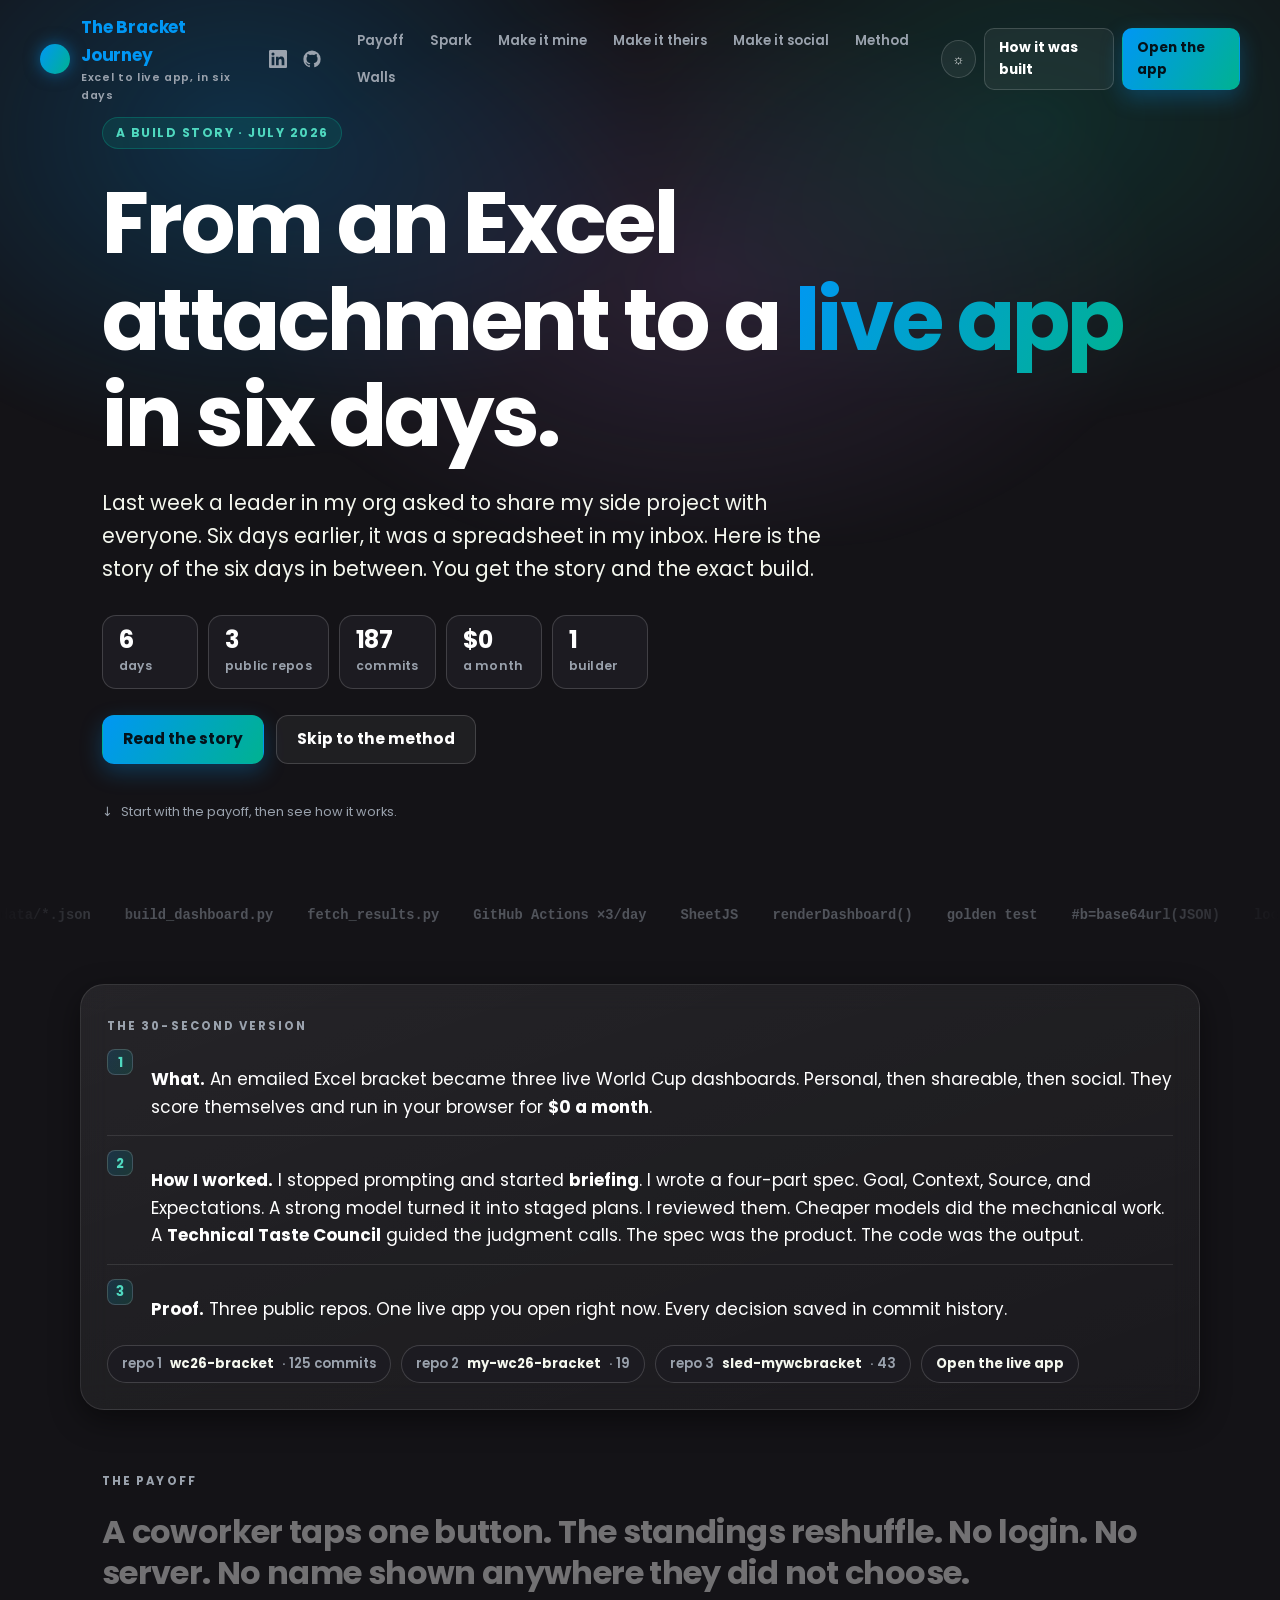
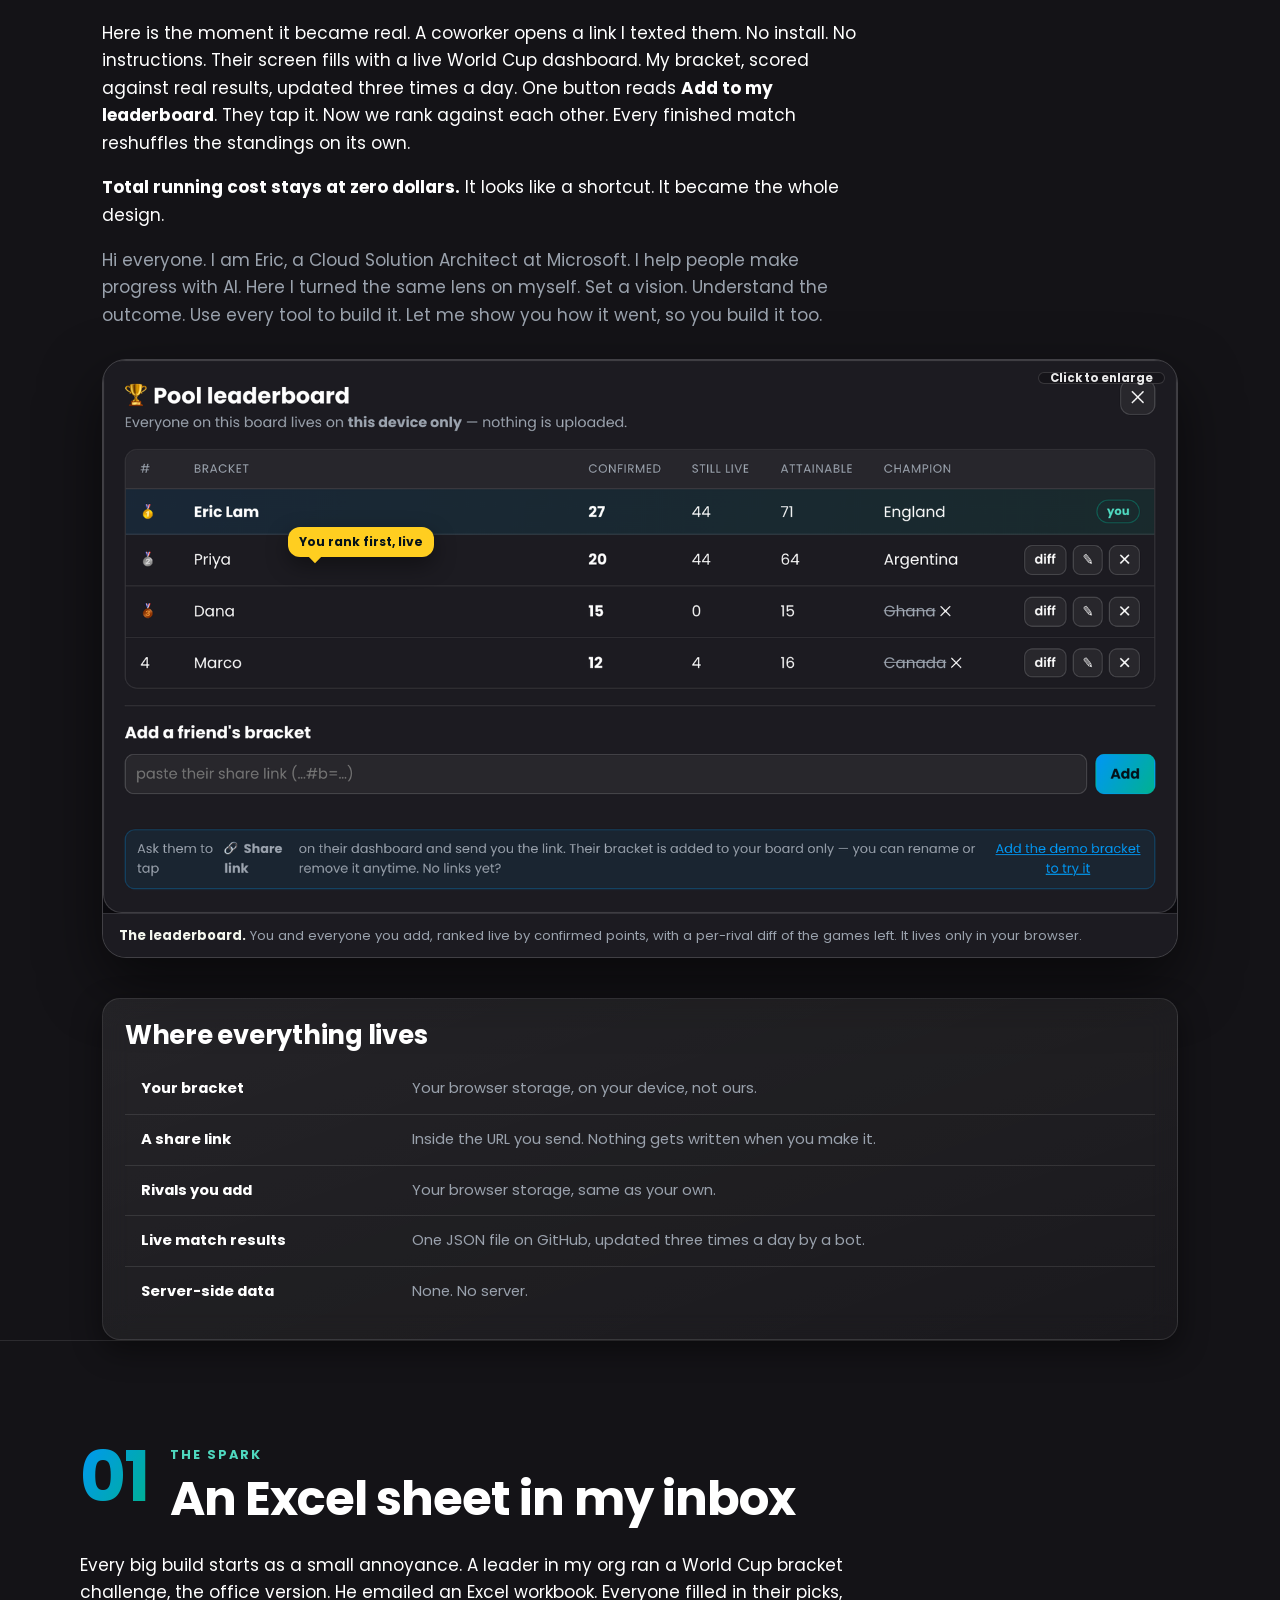
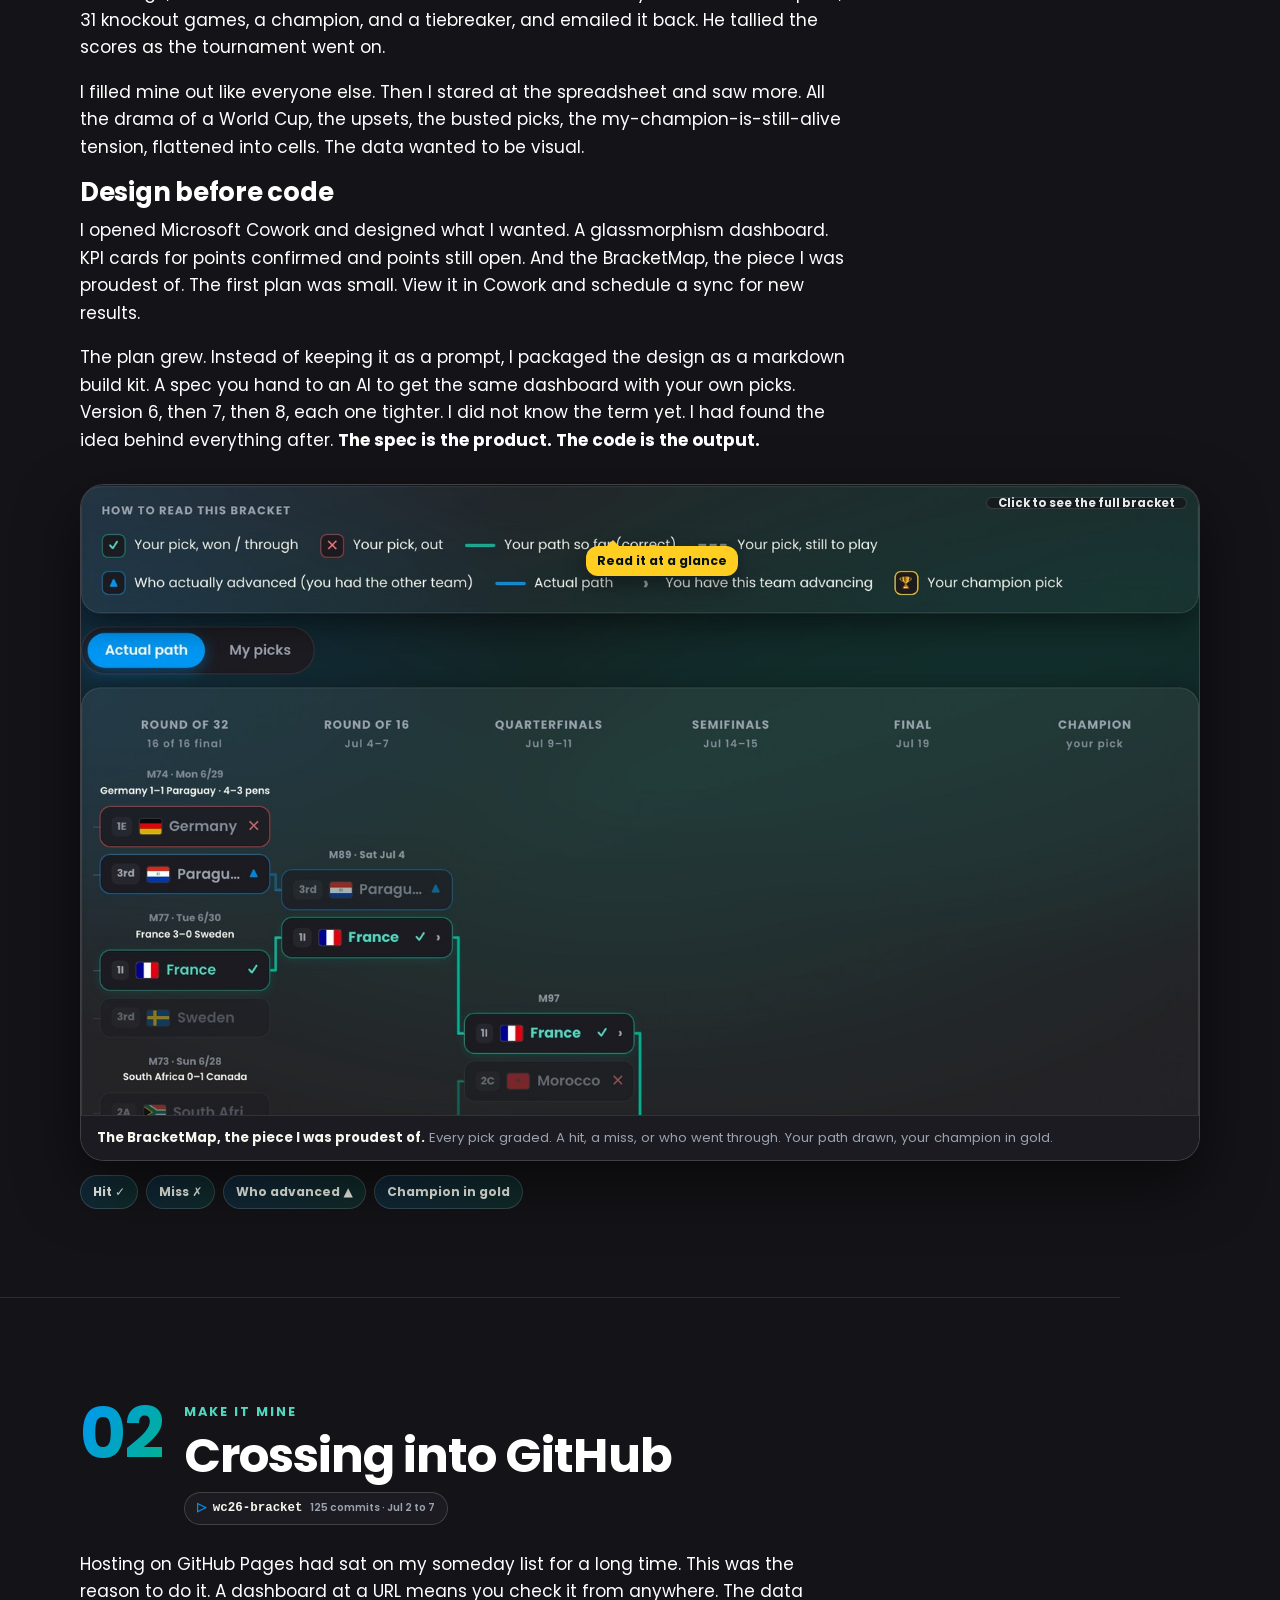
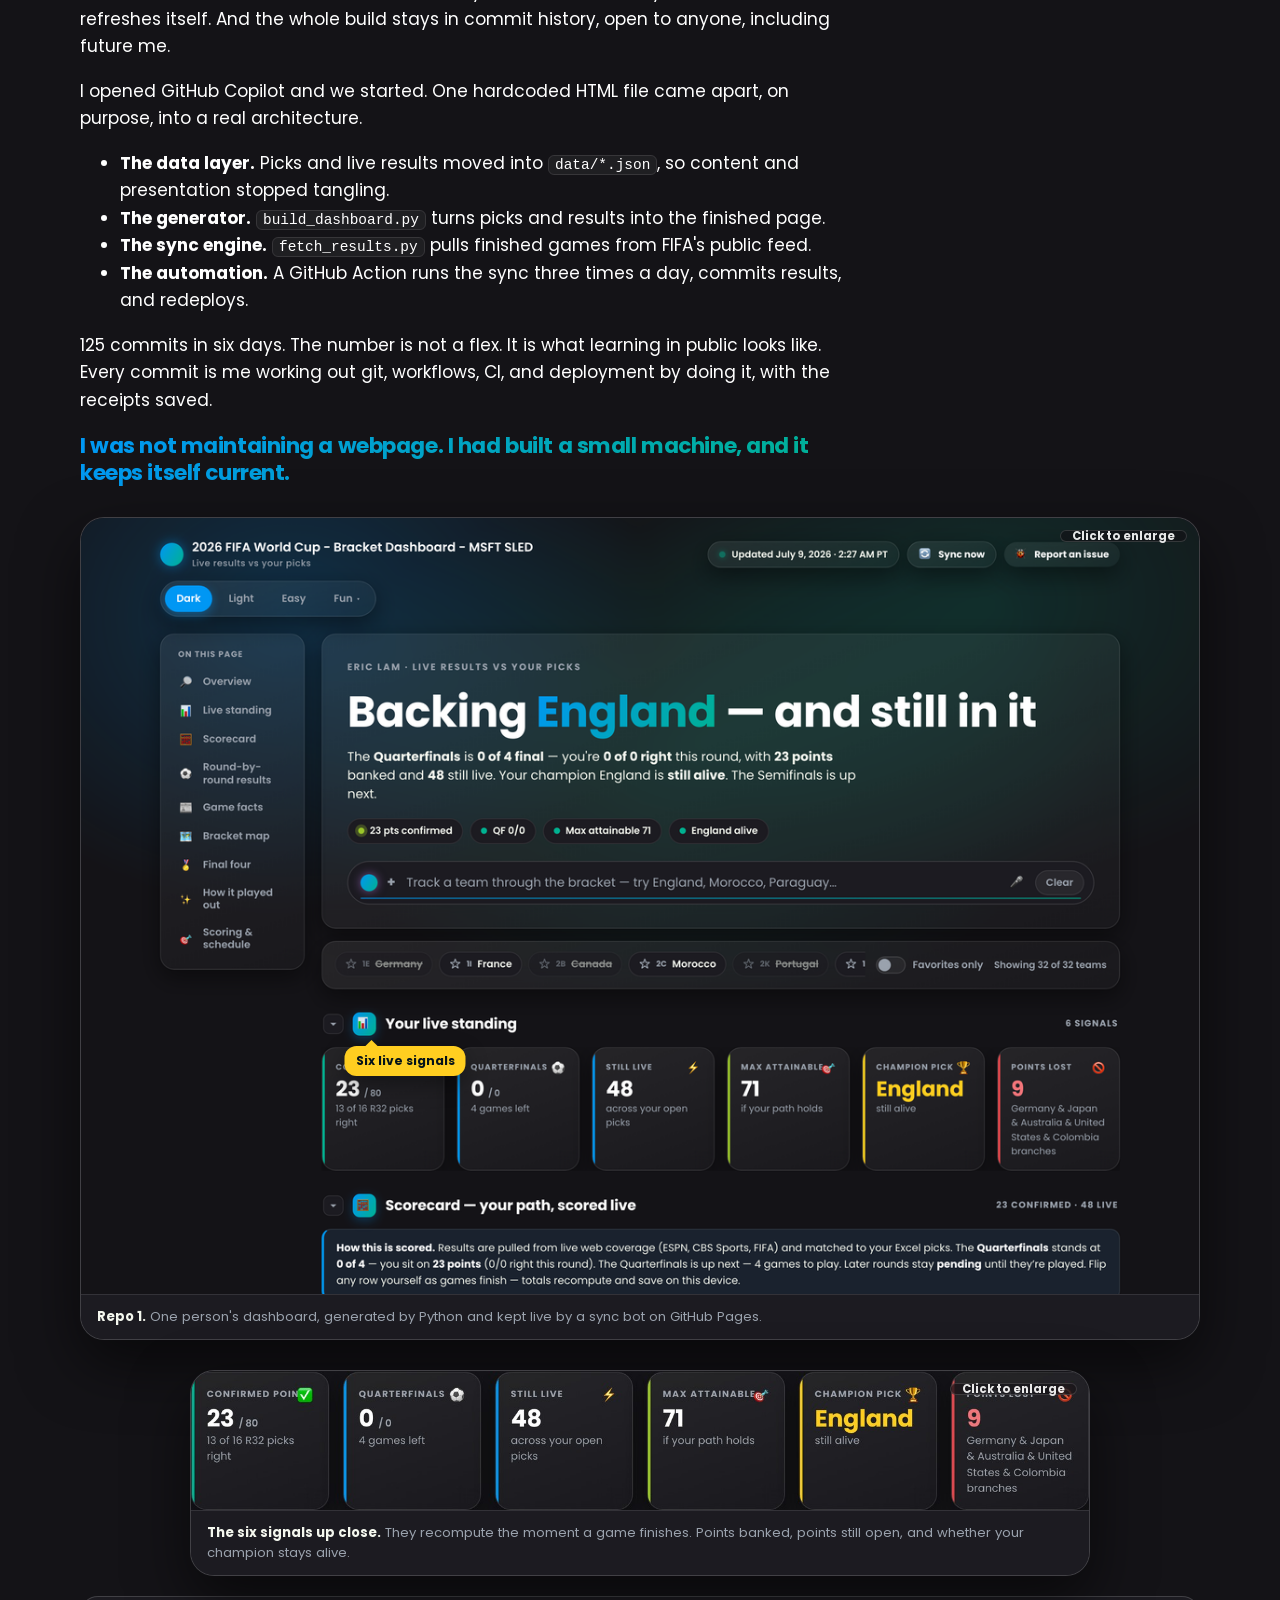
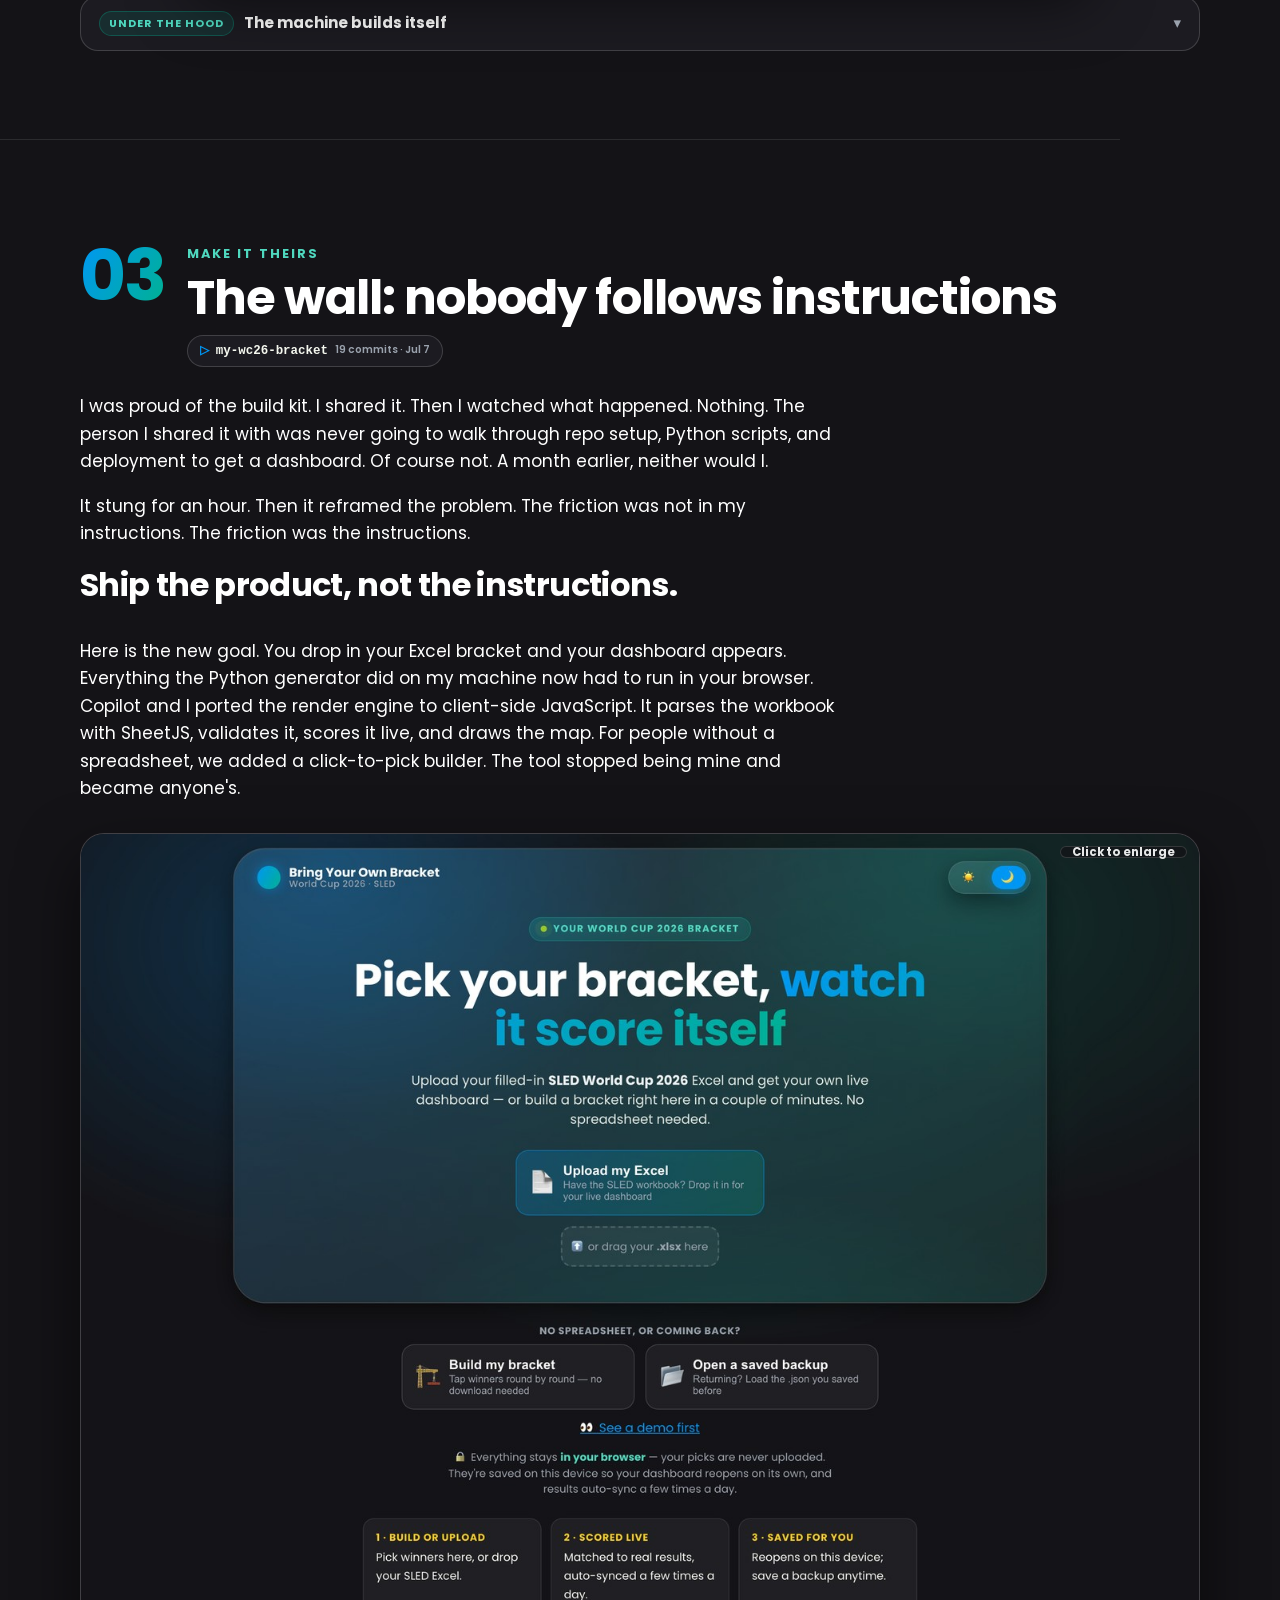
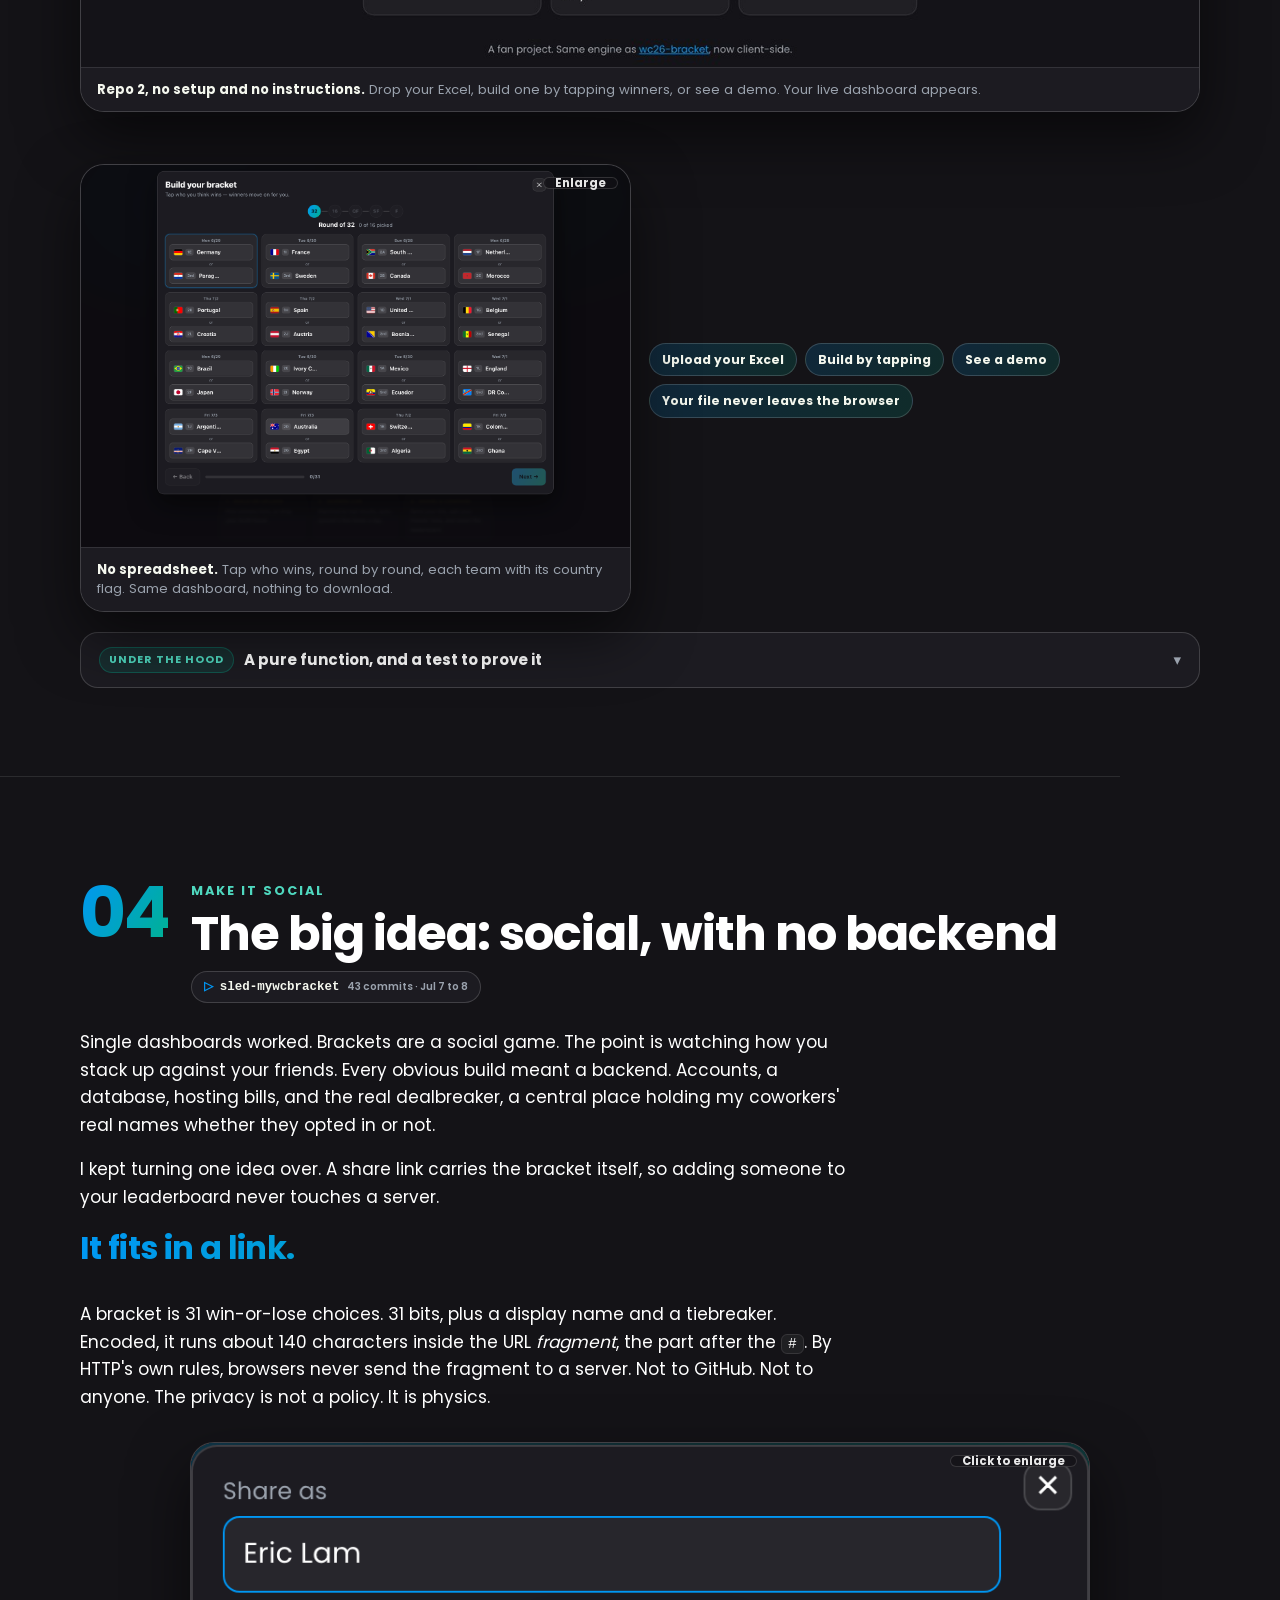
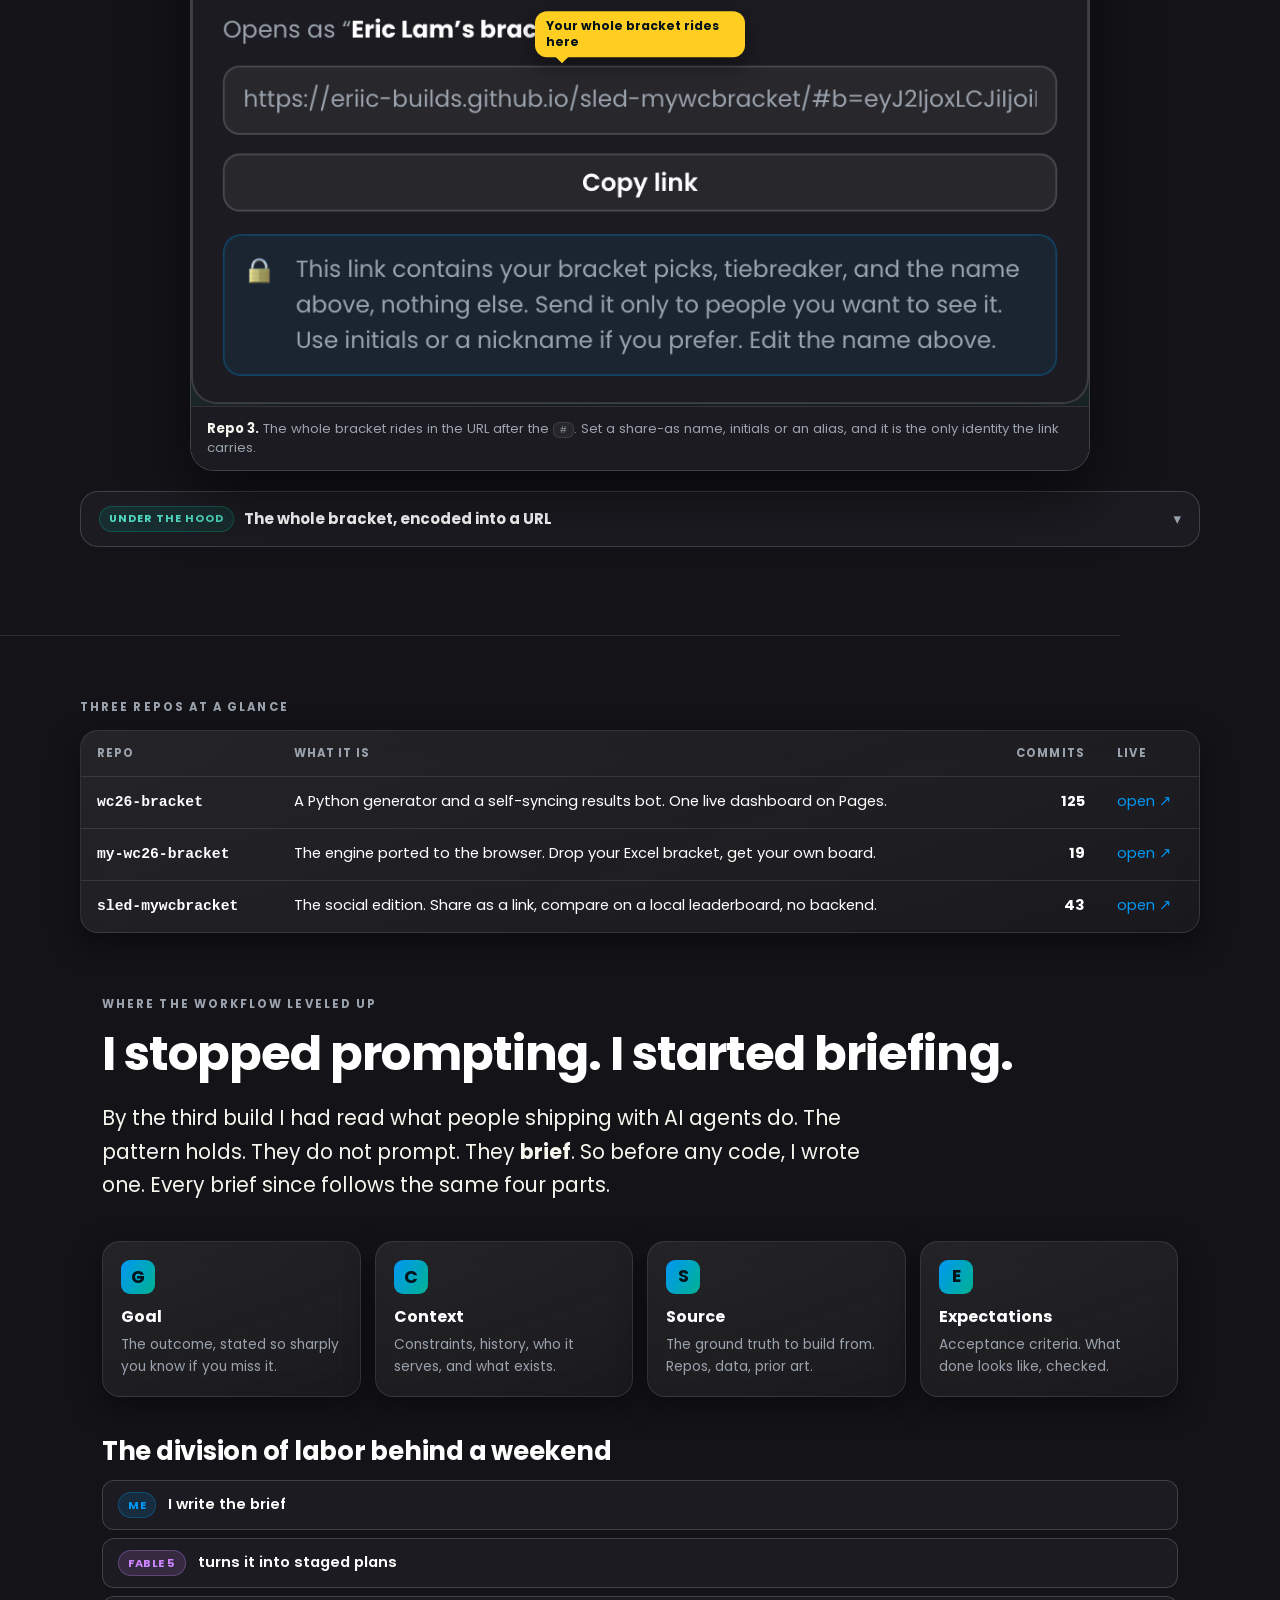
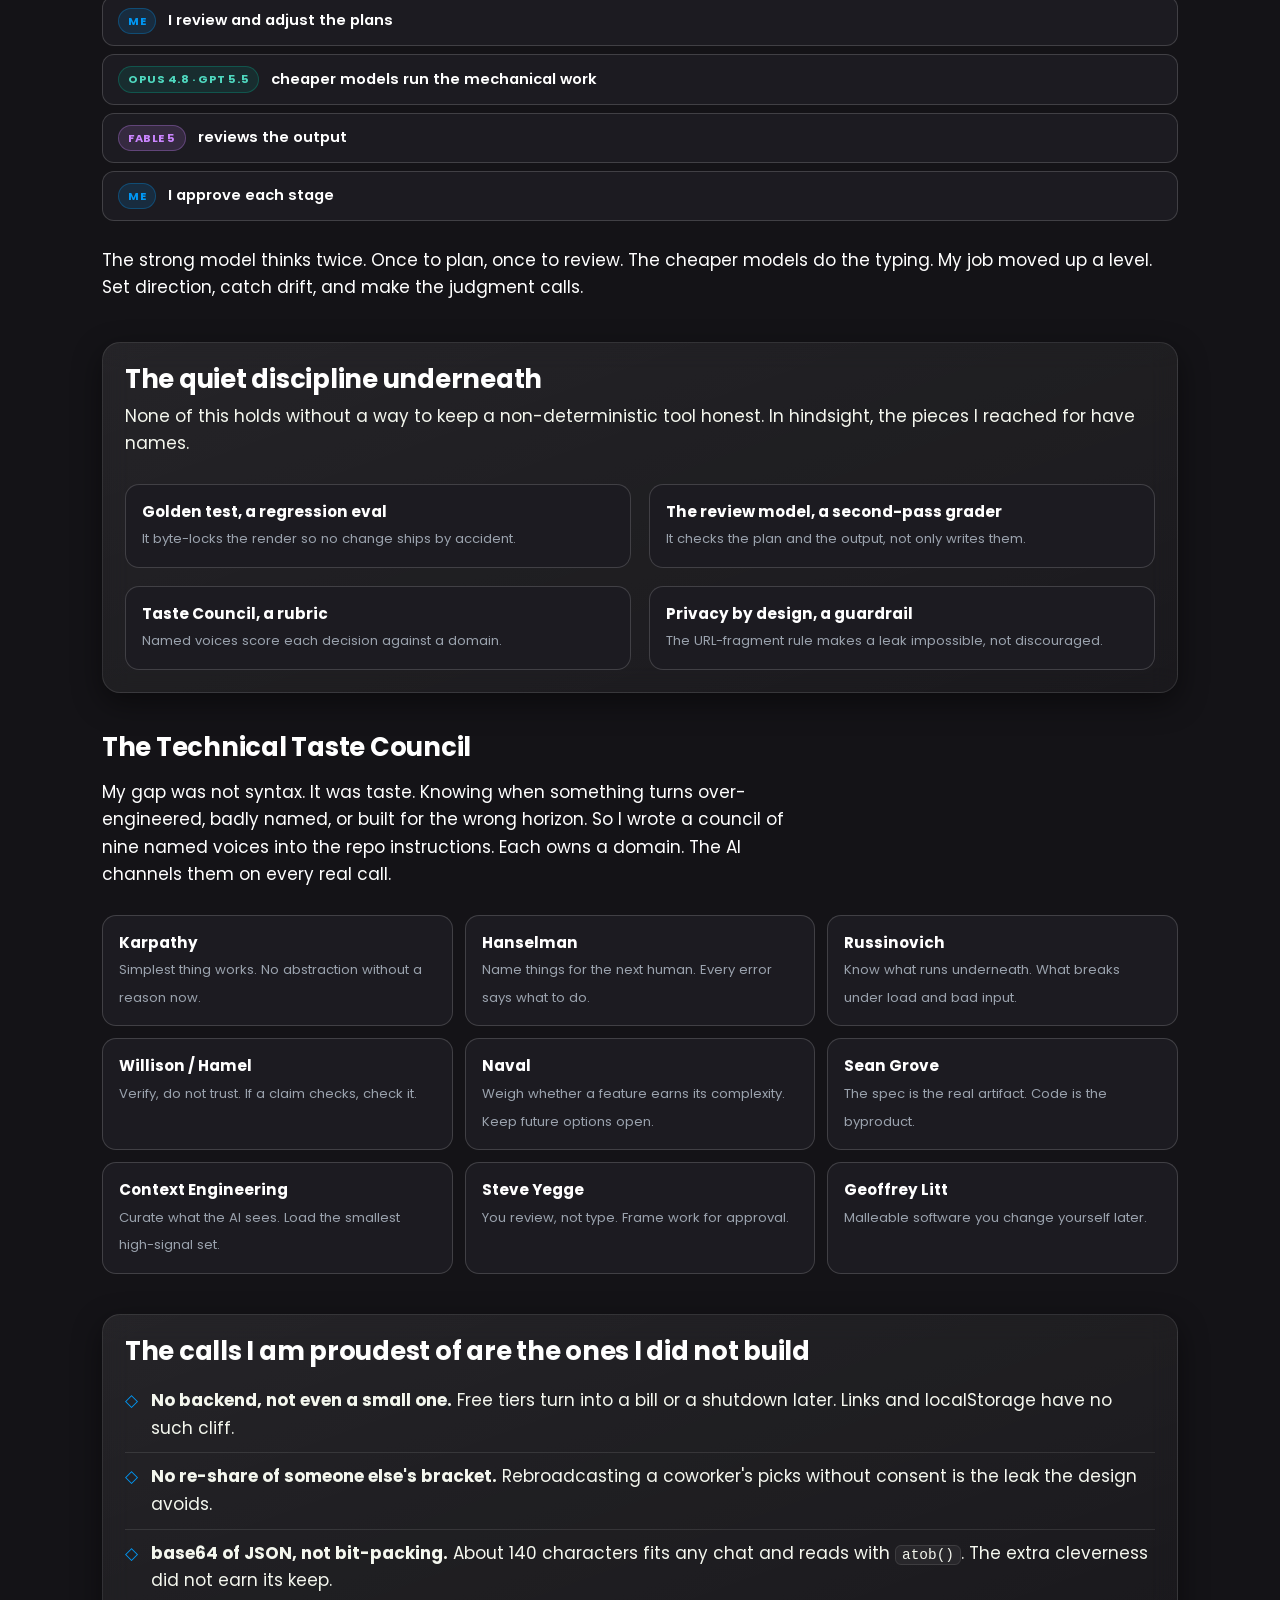
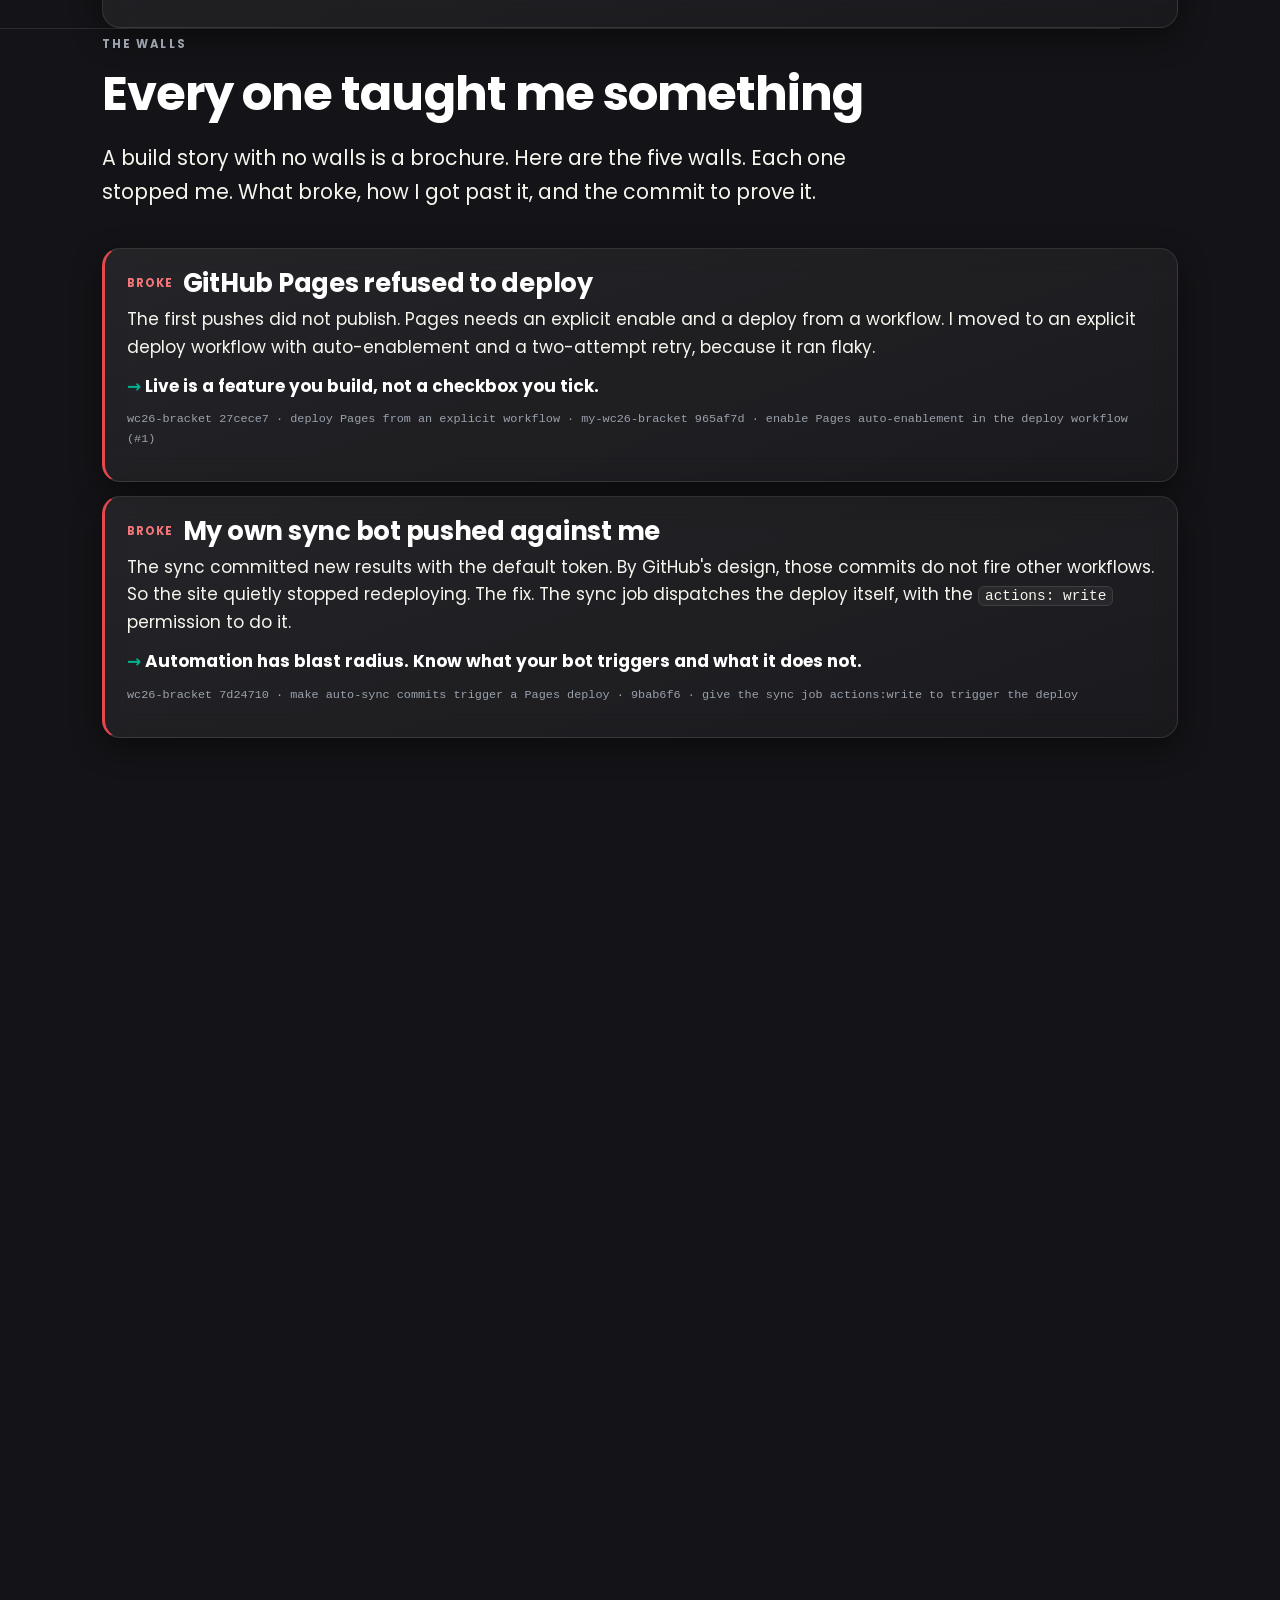
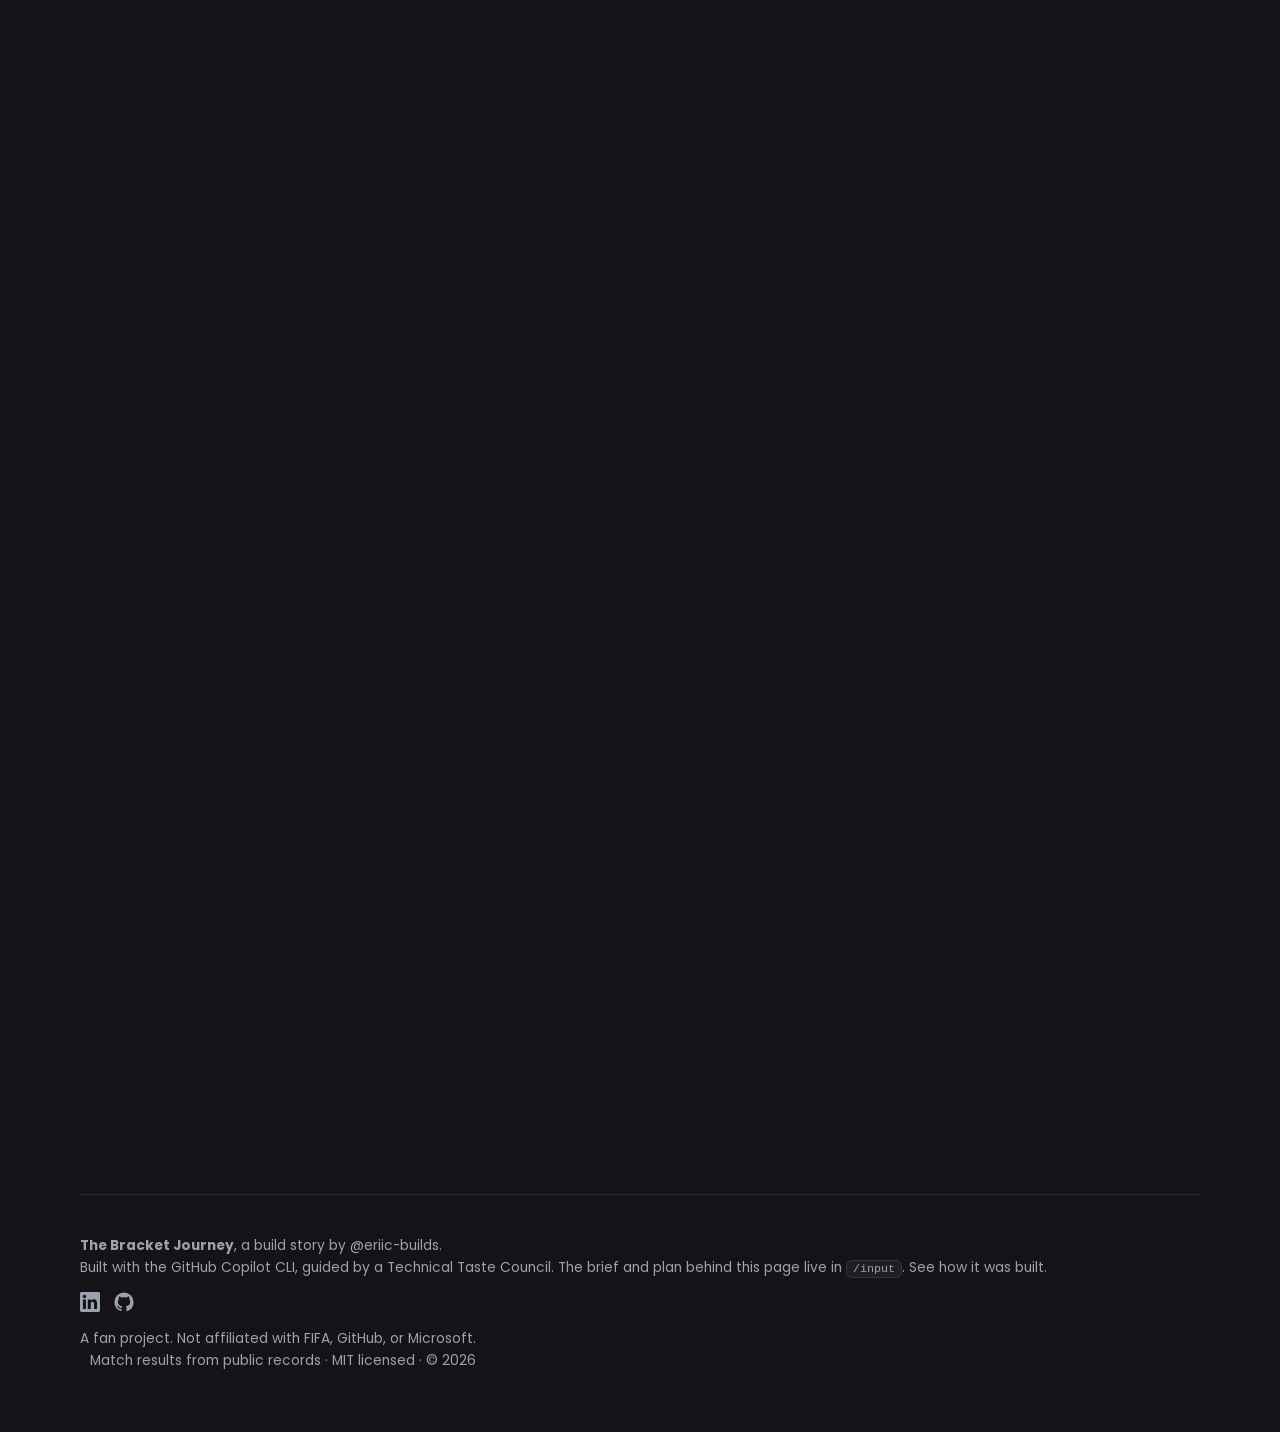
<file: docs/index.html>
<!DOCTYPE html>
<html lang="en" data-theme="dark">
<head>
<meta charset="utf-8">
<meta name="viewport" content="width=device-width,initial-scale=1">
<title>From an Excel attachment to a live app in six days</title>
<meta name="description" content="The story of how an emailed World Cup bracket became three live, self-updating, zero-backend web apps in a weekend. Told as a story and as the real architecture.">
<link rel="canonical" href="https://eriic-builds.github.io/bracket-journey/">
<meta property="og:title" content="From an Excel attachment to a live app in six days">
<meta property="og:description" content="A build story and a real architecture explainer. Three live, zero-backend World Cup dashboards built in a weekend with GitHub Copilot.">
<meta property="og:type" content="article">
<meta property="og:url" content="https://eriic-builds.github.io/bracket-journey/">
<meta name="twitter:card" content="summary_large_image">
<meta property="og:image" content="https://eriic-builds.github.io/bracket-journey/assets/og.png">
<meta name="twitter:image" content="https://eriic-builds.github.io/bracket-journey/assets/og.png">
<link rel="icon" href="data:image/svg+xml,<svg xmlns=%22http://www.w3.org/2000/svg%22 viewBox=%220 0 100 100%22><defs><linearGradient id=%22g%22 x1=%220%22 y1=%220%22 x2=%221%22 y2=%221%22><stop offset=%220%22 stop-color=%22%230097F4%22/><stop offset=%221%22 stop-color=%22%2300B291%22/></linearGradient></defs><circle cx=%2250%22 cy=%2250%22 r=%2246%22 fill=%22url(%23g)%22/></svg>">
<link rel="stylesheet" href="css/journey.css">
<link rel="stylesheet" href="css/fonts.css">
</head>
<body>
<a class="skip" href="#payoff">Skip to the story</a>
<div class="progress" aria-hidden="true"></div>

<!-- ============================== NAV ============================== -->
<nav class="nav" aria-label="Section navigation">
  <a class="brand" href="#top" aria-label="The Bracket Journey, top">
    <span class="orb" aria-hidden="true"></span>
    <span>The Bracket Journey<small>Excel to live app, in six days</small></span>
  </a>
  <span class="social">
    <a href="https://www.linkedin.com/in/ericxlam/" target="_blank" rel="noopener" aria-label="Eric Lam on LinkedIn" title="LinkedIn"><svg viewBox="0 0 24 24" aria-hidden="true"><path d="M20.45 20.45h-3.56v-5.57c0-1.33-.02-3.04-1.85-3.04-1.85 0-2.14 1.45-2.14 2.94v5.67H9.35V9h3.41v1.56h.05c.48-.9 1.64-1.85 3.37-1.85 3.6 0 4.27 2.37 4.27 5.46v6.28zM5.34 7.43a2.06 2.06 0 1 1 0-4.13 2.06 2.06 0 0 1 0 4.13zM7.12 20.45H3.56V9h3.56v11.45zM22.22 0H1.77C.79 0 0 .77 0 1.72v20.55C0 23.23.79 24 1.77 24h20.45c.98 0 1.78-.77 1.78-1.72V1.72C24 .77 23.2 0 22.22 0z"/></svg></a>
    <a href="https://github.com/eriic-builds/bracket-journey" target="_blank" rel="noopener" aria-label="This project on GitHub" title="GitHub repo"><svg viewBox="0 0 24 24" aria-hidden="true"><path d="M12 .5A11.5 11.5 0 0 0 .5 12a11.5 11.5 0 0 0 7.86 10.92c.57.1.78-.25.78-.55v-2c-3.2.7-3.88-1.36-3.88-1.36-.52-1.33-1.28-1.69-1.28-1.69-1.05-.72.08-.7.08-.7 1.16.08 1.77 1.19 1.77 1.19 1.03 1.77 2.7 1.26 3.36.96.1-.75.4-1.26.73-1.55-2.55-.29-5.24-1.28-5.24-5.68 0-1.25.45-2.28 1.19-3.08-.12-.29-.52-1.46.11-3.05 0 0 .97-.31 3.18 1.18a11 11 0 0 1 5.8 0c2.2-1.49 3.17-1.18 3.17-1.18.63 1.59.23 2.76.11 3.05.74.8 1.19 1.83 1.19 3.08 0 4.41-2.69 5.38-5.25 5.67.41.35.78 1.05.78 2.12v3.14c0 .3.2.66.79.55A11.5 11.5 0 0 0 23.5 12 11.5 11.5 0 0 0 12 .5z"/></svg></a>
  </span>
  <div class="dots">
    <a href="#payoff">Payoff</a>
    <a href="#spark">Spark</a>
    <a href="#mine">Make it mine</a>
    <a href="#theirs">Make it theirs</a>
    <a href="#social">Make it social</a>
    <a href="#method">Method</a>
    <a href="#walls">Walls</a>
  </div>
  <div class="navcta">
    <button id="themeBtn" class="iconbtn" type="button" aria-label="Toggle theme">◐</button>
    <a class="btn ghost sm" href="ANALYSIS.html">How it was built</a>
    <a class="btn primary sm" href="https://eriic-builds.github.io/sled-mywcbracket/" target="_blank" rel="noopener">Open the app</a>
  </div>
</nav>

<!-- ============================== HERO ============================== -->
<header class="hero wrap" id="top">
  <div class="reveal in">
    <span class="kicker">A build story · July 2026</span>
    <h1 class="mt2">From an Excel attachment to a <span class="grad-text">live app</span> in six days.</h1>
    <p class="lede maxch">Last week a leader in my org asked to share my side project with everyone.
    Six days earlier, it was a spreadsheet in my inbox. Here is the story of the six days in
    between. You get the story and the exact build.</p>

    <div class="herostats" role="list" aria-label="Project at a glance">
      <div class="stat" role="listitem"><b>6</b><span>days</span></div>
      <div class="stat" role="listitem"><b>3</b><span>public repos</span></div>
      <div class="stat" role="listitem"><b>187</b><span>commits</span></div>
      <div class="stat" role="listitem"><b>$0</b><span>a month</span></div>
      <div class="stat" role="listitem"><b>1</b><span>builder</span></div>
    </div>

    <div class="cta-row">
      <a class="btn primary" href="#payoff">Read the story</a>
      <a class="btn ghost" href="#method">Skip to the method</a>
    </div>
    <div class="scrollcue"><span class="dn">↓</span> Start with the payoff, then see how it works.</div>
  </div>
</header>

<!-- reverse-scroll accent -->
<div class="reverse-strip" aria-hidden="true">
  <div class="track" data-speed="0.12">
    <span>data/*.json</span><span>build_dashboard.py</span><span>fetch_results.py</span>
    <span>GitHub Actions ×3/day</span><span>SheetJS</span><span>renderDashboard()</span>
    <span>golden test</span><span>#b=base64url(JSON)</span><span>localStorage</span>
    <span>zero backend</span><span>$0/mo</span><span>data/*.json</span><span>build_dashboard.py</span>
    <span>fetch_results.py</span><span>GitHub Actions ×3/day</span><span>SheetJS</span>
    <span>renderDashboard()</span><span>golden test</span><span>#b=base64url(JSON)</span>
    <span>localStorage</span><span>zero backend</span><span>$0/mo</span>
  </div>
</div>

<!-- ============================== TL;DR ============================== -->
<section class="wrap tight" aria-label="The 30-second version">
  <div class="tldr glass reveal">
    <span class="section-label">The 30-second version</span>
    <div class="row">
      <span class="n">1</span>
      <p class="mb0"><b>What.</b> An emailed Excel bracket became three live World Cup dashboards.
      Personal, then shareable, then social. They score themselves and run in your browser for
      <b>$0 a month</b>.</p>
    </div>
    <div class="row">
      <span class="n">2</span>
      <p class="mb0"><b>How I worked.</b> I stopped prompting and started <b>briefing</b>. I wrote a
      four-part spec. Goal, Context, Source, and Expectations. A strong model turned it into staged
      plans. I reviewed them. Cheaper models did the mechanical work. A <b>Technical Taste
      Council</b> guided the judgment calls. The spec was the product. The code was the output.</p>
    </div>
    <div class="row">
      <span class="n">3</span>
      <p class="mb0"><b>Proof.</b> Three public repos. One live app you open right now. Every
      decision saved in commit history.</p>
    </div>
    <div class="evidence">
      <a class="chip" href="https://github.com/eriic-builds/wc26-bracket" target="_blank" rel="noopener"><span class="k">repo 1</span> wc26-bracket <span class="k">· 125 commits</span></a>
      <a class="chip" href="https://github.com/eriic-builds/my-wc26-bracket" target="_blank" rel="noopener"><span class="k">repo 2</span> my-wc26-bracket <span class="k">· 19</span></a>
      <a class="chip" href="https://github.com/eriic-builds/sled-mywcbracket" target="_blank" rel="noopener"><span class="k">repo 3</span> sled-mywcbracket <span class="k">· 43</span></a>
      <a class="chip" href="https://eriic-builds.github.io/sled-mywcbracket/" target="_blank" rel="noopener">Open the live app</a>
    </div>
  </div>
</section>

<!-- ============================== PAYOFF ============================== -->
<section class="wrap" id="payoff">
  <span class="section-label reveal">The payoff</span>
  <p class="wordreveal pull reveal">A coworker taps one button. The standings reshuffle. No login.
  No server. No name shown anywhere they did not choose.</p>

  <div class="chnarr reveal mt2">
    <p>Here is the moment it became real. A coworker opens a link I texted them. No install. No
    instructions. Their screen fills with a live World Cup dashboard. My bracket, scored against
    real results, updated three times a day. One button reads <b>Add to my leaderboard</b>. They
    tap it. Now we rank against each other. Every finished match reshuffles the standings on its
    own.</p>
    <p><b>Total running cost stays at zero dollars.</b> It looks like a shortcut. It became the
    whole design.</p>
    <p class="muted">Hi everyone. I am Eric, a Cloud Solution Architect at Microsoft. I help people
    make progress with AI. Here I turned the same lens on myself. Set a vision. Understand the
    outcome. Use every tool to build it. Let me show you how it went, so you build it too.</p>
  </div>

  <figure class="figbig reveal mt3">
    <div class="shotwrap" data-zoom data-cap="The local leaderboard: you and everyone you add, ranked live by confirmed points, with a diff of the games left.">
      <span class="zoomhint">Click to enlarge</span>
      <img data-shot="sled-leaderboard.png" src="assets/shots/sled-leaderboard.png" loading="lazy" decoding="async"
        alt="The zero-backend leaderboard. You rank first, then rivals, each with confirmed points, points still live, attainable points, and a diff of games left to play.">
      <span class="callout down" style="top:33%;left:24%">You rank first, live</span>
    </div>
    <figcaption class="cap"><b>The leaderboard.</b> You and everyone you add, ranked live by
    confirmed points, with a per-rival diff of the games left. It lives only in your browser.</figcaption>
  </figure>

  <div class="glass card mt3 reveal">
    <h3>Where everything lives</h3>
    <div class="repos mt1">
      <table>
        <tbody>
          <tr><td><b>Your bracket</b></td><td class="muted">Your browser storage, on your device, not ours.</td></tr>
          <tr><td><b>A share link</b></td><td class="muted">Inside the URL you send. Nothing gets written when you make it.</td></tr>
          <tr><td><b>Rivals you add</b></td><td class="muted">Your browser storage, same as your own.</td></tr>
          <tr><td><b>Live match results</b></td><td class="muted">One JSON file on GitHub, updated three times a day by a bot.</td></tr>
          <tr><td><b>Server-side data</b></td><td class="muted">None. No server.</td></tr>
        </tbody>
      </table>
    </div>
  </div>
</section>

<hr class="hr wrap">

<!-- ============================== CH.1 SPARK ============================== -->
<section class="wrap chapter" id="spark">
  <div class="chapterhead reveal">
    <span class="chnum">01</span>
    <div><span class="chkicker">The spark</span><h2>An Excel sheet in my inbox</h2></div>
  </div>
  <div class="chnarr reveal">
    <p>Every big build starts as a small annoyance. A leader in my org ran a World Cup bracket
    challenge, the office version. He emailed an Excel workbook. Everyone filled in their picks,
    31 knockout games, a champion, and a tiebreaker, and emailed it back. He tallied the scores as
    the tournament went on.</p>
    <p>I filled mine out like everyone else. Then I stared at the spreadsheet and saw more. All the
    drama of a World Cup, the upsets, the busted picks, the my-champion-is-still-alive tension,
    flattened into cells. The data wanted to be visual.</p>
    <h3>Design before code</h3>
    <p>I opened Microsoft Cowork and designed what I wanted. A glassmorphism dashboard. KPI cards
    for points confirmed and points still open. And the BracketMap, the piece I was proudest of.
    The first plan was small. View it in Cowork and schedule a sync for new results.</p>
    <p>The plan grew. Instead of keeping it as a prompt, I packaged the design as a markdown build
    kit. A spec you hand to an AI to get the same dashboard with your own picks. Version 6, then 7,
    then 8, each one tighter. I did not know the term yet. I had found the idea behind everything
    after. <b>The spec is the product. The code is the output.</b></p>
  </div>

  <figure class="figbig tall reveal">
    <div class="shotwrap" data-zoom data-cap="The BracketMap. Every pick graded, your path drawn, your champion in gold.">
      <span class="zoomhint">Click to see the full bracket</span>
      <img data-shot="bracket-marked.jpg" src="assets/shots/bracket-marked.jpg" loading="lazy" decoding="async"
        alt="The marked-up BracketMap. The full knockout tree with every pick graded, hits, misses, who went through, and the champion pick in gold.">
      <span class="callout up" style="top:12%;left:52%">Read it at a glance</span>
    </div>
    <figcaption class="cap"><b>The BracketMap, the piece I was proudest of.</b> Every pick graded.
    A hit, a miss, or who went through. Your path drawn, your champion in gold.</figcaption>
  </figure>
  <div class="lookfor reveal">
    <span class="tagx">Hit ✓</span><span class="tagx">Miss ✗</span>
    <span class="tagx">Who advanced ▲</span><span class="tagx">Champion in gold</span>
  </div>
</section>

<hr class="hr wrap">

<!-- ============================== CH.2 MAKE IT MINE ============================== -->
<section class="wrap chapter" id="mine">
  <div class="chapterhead reveal">
    <span class="chnum">02</span>
    <div>
      <span class="chkicker">Make it mine</span><h2>Crossing into GitHub</h2>
      <span class="chrepo">wc26-bracket <small>125 commits · Jul 2 to 7</small></span>
    </div>
  </div>
  <div class="chnarr reveal">
    <p>Hosting on GitHub Pages had sat on my someday list for a long time. This was the reason to
    do it. A dashboard at a URL means you check it from anywhere. The data refreshes itself. And
    the whole build stays in commit history, open to anyone, including future me.</p>
    <p>I opened GitHub Copilot and we started. One hardcoded HTML file came apart, on purpose, into
    a real architecture.</p>
    <ul>
      <li><b>The data layer.</b> Picks and live results moved into <code class="inline">data/*.json</code>, so content and presentation stopped tangling.</li>
      <li><b>The generator.</b> <code class="inline">build_dashboard.py</code> turns picks and results into the finished page.</li>
      <li><b>The sync engine.</b> <code class="inline">fetch_results.py</code> pulls finished games from FIFA's public feed.</li>
      <li><b>The automation.</b> A GitHub Action runs the sync three times a day, commits results, and redeploys.</li>
    </ul>
    <p>125 commits in six days. The number is not a flex. It is what learning in public looks like.
    Every commit is me working out git, workflows, CI, and deployment by doing it, with the receipts
    saved.</p>
    <p class="pull grad-text" style="font-size:1.35rem">I was not maintaining a webpage. I had built
    a small machine, and it keeps itself current.</p>
  </div>

  <figure class="figbig reveal">
    <div class="shotwrap" data-zoom data-cap="Repo 1. One person's dashboard, generated by Python and kept live by a sync bot on GitHub Pages.">
      <span class="zoomhint">Click to enlarge</span>
      <img data-shot="wc26-view.png" src="assets/shots/wc26-view.png" loading="lazy" decoding="async"
        alt="The wc26-bracket dashboard. A headline, six live KPI cards, and a round-by-round scorecard, generated by Python and served on GitHub Pages.">
      <span class="callout up" style="top:70%;left:29%">Six live signals</span>
    </div>
    <figcaption class="cap"><b>Repo 1.</b> One person's dashboard, generated by Python and kept live
    by a sync bot on GitHub Pages.</figcaption>
  </figure>
  <figure class="figbig mid reveal mt2">
    <div class="shotwrap" data-zoom data-cap="The six signals up close: points confirmed, quarterfinals, still live, max attainable, champion, and points lost.">
      <span class="zoomhint">Click to enlarge</span>
      <img data-shot="kpis.jpg" src="assets/shots/kpis.jpg" loading="lazy" decoding="async"
        alt="The live-standing strip. Confirmed points, quarterfinals progress, points still live, max attainable, champion pick, and points lost.">
    </div>
    <figcaption class="cap"><b>The six signals up close.</b> They recompute the moment a game
    finishes. Points banked, points still open, and whether your champion stays alive.</figcaption>
  </figure>

  <details class="hood reveal">
    <summary><span class="tag">Under the hood</span> The machine builds itself <span class="chev">▾</span></summary>
    <div class="hbody">
      <p>Three JSON files hold the source of truth. The generator loads them and derives every
      pixel. Nothing in the story is hardcoded, so every rebuild stays in sync with the data.</p>
      <div class="codecap">wc26-bracket/scripts/build_dashboard.py</div>
      <pre class="code">_DATA=os.path.join(os.path.dirname(os.path.dirname(os.path.abspath(__file__))),"data")
def _load(_name):
    with open(os.path.join(_DATA,_name),encoding="utf-8") as _fh: return json.load(_fh)
P=_load("picks.json"); L=_load("live.json"); T=_load("topology.json")</pre>

      <div class="diagram mt1">
        <div class="flow">
          <div class="node mono">picks.json<small>your bracket</small></div>
          <div class="node mono">live.json<small>synced results</small></div>
          <div class="node mono">topology.json<small>fixed tree</small></div>
          <div class="arrow">→</div>
          <div class="node accent">build_dashboard.py<small>pure derivation</small></div>
          <div class="arrow">→</div>
          <div class="node">index.html<small>self-contained</small></div>
          <div class="arrow">→</div>
          <div class="node accent">GitHub Pages<small>the live site</small></div>
        </div>
      </div>

      <p class="mt2">The sync runs on a schedule. It fetches finished games, writes them into
      <code class="inline">live.json</code>, and redeploys. Three times a day, timed after each
      match block. You close your laptop and the board stays current.</p>
      <div class="codecap">wc26-bracket/.github/workflows/sync-results.yml, the cron</div>
      <pre class="code">schedule:
  - cron: "0 22 * * *"   # ~6:00 PM ET
  - cron: "30 1 * * *"   # ~9:30 PM ET
  - cron: "0 6 * * *"    # ~2:00 AM ET</pre>
    </div>
  </details>
</section>

<hr class="hr wrap">

<!-- ============================== CH.3 MAKE IT THEIRS ============================== -->
<section class="wrap chapter" id="theirs">
  <div class="chapterhead reveal">
    <span class="chnum">03</span>
    <div>
      <span class="chkicker">Make it theirs</span><h2>The wall: nobody follows instructions</h2>
      <span class="chrepo">my-wc26-bracket <small>19 commits · Jul 7</small></span>
    </div>
  </div>
  <div class="chnarr reveal">
    <p>I was proud of the build kit. I shared it. Then I watched what happened. Nothing. The person
    I shared it with was never going to walk through repo setup, Python scripts, and deployment to
    get a dashboard. Of course not. A month earlier, neither would I.</p>
    <p>It stung for an hour. Then it reframed the problem. The friction was not in my instructions.
    The friction was the instructions.</p>
    <p class="pull">Ship the product, not the instructions.</p>
    <p>Here is the new goal. You drop in your Excel bracket and your dashboard appears. Everything
    the Python generator did on my machine now had to run in your browser. Copilot and I ported the
    render engine to client-side JavaScript. It parses the workbook with SheetJS, validates it,
    scores it live, and draws the map. For people without a spreadsheet, we added a click-to-pick
    builder. The tool stopped being mine and became anyone's.</p>
  </div>

  <figure class="figbig reveal">
    <div class="shotwrap" data-zoom data-cap="Repo 2. No setup and no instructions. Drop your Excel, build one by tapping winners, or see a demo.">
      <span class="zoomhint">Click to enlarge</span>
      <img data-shot="onboarding.jpg" src="assets/shots/onboarding.jpg" loading="lazy" decoding="async"
        alt="The my-wc26-bracket onboarding. Pick your bracket and watch it score itself. Upload your Excel, build one by tapping winners, or see a demo.">
    </div>
    <figcaption class="cap"><b>Repo 2, no setup and no instructions.</b> Drop your Excel, build one
    by tapping winners, or see a demo. Your live dashboard appears.</figcaption>
  </figure>
  <div class="figrow reveal">
    <figure class="figbig mb0">
      <div class="shotwrap" data-zoom data-cap="The click-to-pick builder, now with country flags. Tap who wins, round by round, no spreadsheet needed.">
        <span class="zoomhint">Enlarge</span>
        <img data-shot="builder.png" src="assets/shots/builder.png" loading="lazy" decoding="async"
          alt="The click-to-pick builder. Every team shows its country flag. Tap who you think wins, round by round from the Round of 32 to the Final, no spreadsheet needed.">
      </div>
      <figcaption class="cap"><b>No spreadsheet.</b> Tap who wins, round by round, each team with
      its country flag. Same dashboard, nothing to download.</figcaption>
    </figure>
    <div class="lookfor" style="align-content:center">
      <span class="tagx">Upload your Excel</span>
      <span class="tagx">Build by tapping</span>
      <span class="tagx">See a demo</span>
      <span class="tagx">Your file never leaves the browser</span>
    </div>
  </div>

  <details class="hood reveal">
    <summary><span class="tag">Under the hood</span> A pure function, and a test to prove it <span class="chev">▾</span></summary>
    <div class="hbody">
      <p>The port rests on one idea. Same inputs, same output, written as a <b>pure function</b>.
      Give it your picks, the live results, and the fixed tree, and it returns the scored board.
      No side effects. No globals.</p>
      <div class="codecap">my-wc26-bracket / sled-mywcbracket · docs/js/render.js</div>
      <pre class="code">export function computeState(picks, live, topology) {
  // → the fully scored board: every slot, KPI, and card is derived from here
}</pre>
      <div class="diagram mt1">
        <div class="flow">
          <div class="node mono">your .xlsx</div>
          <div class="arrow">→</div>
          <div class="node accent">parse-excel.js<small>SheetJS, in-browser</small></div>
          <div class="arrow">→</div>
          <div class="node accent">render.js<small>computeState()</small></div>
          <div class="arrow">→</div>
          <div class="node">your dashboard<small>DOM</small></div>
        </div>
      </div>
      <p class="mt2">A port this size breeds subtle bugs. So we built a <b>golden test</b>. It
      compares the JavaScript output against the original Python output, byte for byte. Not looks
      the same. Identical. In hindsight it is an eval, a regression gate, run against
      <em>frozen</em> inputs so live results never make it flap.</p>
    </div>
  </details>
</section>

<hr class="hr wrap">

<!-- ============================== CH.4 MAKE IT SOCIAL ============================== -->
<section class="wrap chapter" id="social">
  <div class="chapterhead reveal">
    <span class="chnum">04</span>
    <div>
      <span class="chkicker">Make it social</span><h2>The big idea: social, with no backend</h2>
      <span class="chrepo">sled-mywcbracket <small>43 commits · Jul 7 to 8</small></span>
    </div>
  </div>
  <div class="chnarr reveal">
    <p>Single dashboards worked. Brackets are a social game. The point is watching how you stack up
    against your friends. Every obvious build meant a backend. Accounts, a database, hosting bills,
    and the real dealbreaker, a central place holding my coworkers' real names whether they opted in
    or not.</p>
    <p>I kept turning one idea over. A share link carries the bracket itself, so adding someone to
    your leaderboard never touches a server.</p>
    <p class="pull grad-text">It fits in a link.</p>
    <p>A bracket is 31 win-or-lose choices. 31 bits, plus a display name and a tiebreaker. Encoded,
    it runs about 140 characters inside the URL <em>fragment</em>, the part after the
    <code class="inline">#</code>. By HTTP's own rules, browsers never send the fragment to a
    server. Not to GitHub. Not to anyone. The privacy is not a policy. It is physics.</p>
  </div>

  <figure class="figbig mid reveal">
    <div class="shotwrap" data-zoom data-cap="The share popover. A share-as name, the bracket packed into a real link after the #, and a Copy button.">
      <span class="zoomhint">Click to enlarge</span>
      <img data-shot="share-popover.png" src="assets/shots/share-popover.png" loading="lazy" decoding="async"
        alt="The share popover. A share-as name field, the whole bracket packed into a URL after the # as #b equals, and a Copy button.">
      <span class="callout down" style="top:34%;left:50%">Your whole bracket rides here</span>
    </div>
    <figcaption class="cap"><b>Repo 3.</b> The whole bracket rides in the URL after the
    <code class="inline">#</code>. Set a share-as name, initials or an alias, and it is the only
    identity the link carries.</figcaption>
  </figure>

  <details class="hood reveal">
    <summary><span class="tag">Under the hood</span> The whole bracket, encoded into a URL <span class="chev">▾</span></summary>
    <div class="hbody">
      <p>The wire format stays boring and readable. base64url of a small JSON object. The careful
      part is the <em>bit order</em>. Later rounds depend on earlier picks, so encode and decode
      both walk the tree in the same order.</p>
      <div class="codecap">sled-mywcbracket/docs/js/share.js, encode</div>
      <pre class="code">export function encodeShare(picks, topology) {
  const S = deriveStructure(topology);
  const sel = {};
  picks.r32.forEach(m => { sel[m[0]] = m[4]; });
  S.r16codes.forEach((c, j) => { sel[c] = picks.r16_win[j]; });
  // …qf, sf, final…
  let bits = "";
  for (const c of codeOrder(S)) {
    const [a, b] = teamsFor(S, c, sel);
    bits += sel[c] === a ? "0" : "1";
  }
  const payload = { v: 1, b: bits, n: String(picks.entrant || ""), t: picks.tiebreaker | 0 };
  return b64url(new TextEncoder().encode(JSON.stringify(payload)));
}</pre>
      <p>Decoding reverses it, then revalidates against the fixed tree. A truncated or
      newer-version link fails with a clear message instead of rendering garbage. Hanselman's rule.
      Every error says what broke.</p>
      <div class="codecap">the wire format (dev-docs/SPEC.md)</div>
      <pre class="code">#b=base64url( JSON { v:1, b:"&lt;31 chars of 0|1&gt;", n:"display name", t:tiebreaker } )</pre>

      <div class="diagram mt1">
        <div class="flow">
          <div class="node">your picks</div>
          <div class="arrow">→</div>
          <div class="node accent mono">#b=…<small>in the URL fragment</small></div>
          <div class="arrow">→</div>
          <div class="node">recipient's browser<small>unpacks locally</small></div>
          <div class="arrow">→</div>
          <div class="node accent">their leaderboard<small>localStorage only</small></div>
        </div>
      </div>

      <p class="mt2">Nothing gets written when you generate a link. Rivals live in one browser key.
      The sync bot only rewrites the shared results file.</p>
      <div class="codecap">sled-mywcbracket/docs/js/storage.js, the keys</div>
      <pre class="code">const KEY = "wcb.fan.picks.v1";        // the visitor's own bracket
const KEY_SCORES = "wcb.scores.v3";     // their what-if overrides
const KEY_STASH = "wcb.scores.stash";   // set aside while viewing someone else's link</pre>
    </div>
  </details>
</section>

<hr class="hr wrap">

<!-- ============================== REPOS AT A GLANCE ============================== -->
<section class="wrap tight" aria-label="The three repos at a glance">
  <span class="section-label reveal">Three repos at a glance</span>
  <div class="repos glass reveal">
    <table>
      <thead>
        <tr><th>Repo</th><th>What it is</th><th class="num">Commits</th><th class="hidesm">Live</th></tr>
      </thead>
      <tbody>
        <tr>
          <td><a class="rn" href="https://github.com/eriic-builds/wc26-bracket" target="_blank" rel="noopener">wc26-bracket</a></td>
          <td>A Python generator and a self-syncing results bot. One live dashboard on Pages.</td>
          <td class="num">125</td>
          <td class="hidesm"><a href="https://eriic-builds.github.io/wc26-bracket/" target="_blank" rel="noopener">open ↗</a></td>
        </tr>
        <tr>
          <td><a class="rn" href="https://github.com/eriic-builds/my-wc26-bracket" target="_blank" rel="noopener">my-wc26-bracket</a></td>
          <td>The engine ported to the browser. Drop your Excel bracket, get your own board.</td>
          <td class="num">19</td>
          <td class="hidesm"><a href="https://eriic-builds.github.io/my-wc26-bracket/" target="_blank" rel="noopener">open ↗</a></td>
        </tr>
        <tr>
          <td><a class="rn" href="https://github.com/eriic-builds/sled-mywcbracket" target="_blank" rel="noopener">sled-mywcbracket</a></td>
          <td>The social edition. Share as a link, compare on a local leaderboard, no backend.</td>
          <td class="num">43</td>
          <td class="hidesm"><a href="https://eriic-builds.github.io/sled-mywcbracket/" target="_blank" rel="noopener">open ↗</a></td>
        </tr>
      </tbody>
    </table>
  </div>
</section>

<!-- ============================== METHOD ============================== -->
<section class="wrap" id="method">
  <span class="section-label reveal">Where the workflow leveled up</span>
  <h2 class="reveal">I stopped prompting. I started briefing.</h2>
  <p class="lede maxch reveal">By the third build I had read what people shipping with AI agents do.
  The pattern holds. They do not prompt. They <b>brief</b>. So before any code, I wrote one. Every
  brief since follows the same four parts.</p>

  <div class="gcse mt3">
    <div class="g glass reveal"><div class="lt">G</div><h4>Goal</h4><p>The outcome, stated so sharply you know if you miss it.</p></div>
    <div class="g glass reveal d1"><div class="lt">C</div><h4>Context</h4><p>Constraints, history, who it serves, and what exists.</p></div>
    <div class="g glass reveal d2"><div class="lt">S</div><h4>Source</h4><p>The ground truth to build from. Repos, data, prior art.</p></div>
    <div class="g glass reveal d3"><div class="lt">E</div><h4>Expectations</h4><p>Acceptance criteria. What done looks like, checked.</p></div>
  </div>

  <h3 class="mt3 reveal">The division of labor behind a weekend</h3>
  <div class="pipeline mt1">
    <div class="pstep reveal"><span class="who me">Me</span> I write the brief</div>
    <div class="pstep reveal"><span class="who ai">Fable 5</span> turns it into staged plans</div>
    <div class="pstep reveal"><span class="who me">Me</span> I review and adjust the plans</div>
    <div class="pstep reveal"><span class="who cheap">Opus 4.8 · GPT 5.5</span> cheaper models run the mechanical work</div>
    <div class="pstep reveal"><span class="who ai">Fable 5</span> reviews the output</div>
    <div class="pstep reveal"><span class="who me">Me</span> I approve each stage</div>
  </div>
  <p class="mt2 reveal">The strong model thinks twice. Once to plan, once to review. The cheaper
  models do the typing. My job moved up a level. Set direction, catch drift, and make the judgment
  calls.</p>

  <div class="glass card mt3 reveal">
    <h3>The quiet discipline underneath</h3>
    <p>None of this holds without a way to keep a non-deterministic tool honest. In hindsight, the
    pieces I reached for have names.</p>
    <div class="grid g2 mt2">
      <div class="voice"><b>Golden test, a regression eval</b><span>It byte-locks the render so no change ships by accident.</span></div>
      <div class="voice"><b>The review model, a second-pass grader</b><span>It checks the plan and the output, not only writes them.</span></div>
      <div class="voice"><b>Taste Council, a rubric</b><span>Named voices score each decision against a domain.</span></div>
      <div class="voice"><b>Privacy by design, a guardrail</b><span>The URL-fragment rule makes a leak impossible, not discouraged.</span></div>
    </div>
  </div>

  <h3 class="mt3 reveal">The Technical Taste Council</h3>
  <p class="maxch reveal">My gap was not syntax. It was taste. Knowing when something turns
  over-engineered, badly named, or built for the wrong horizon. So I wrote a council of nine named
  voices into the repo instructions. Each owns a domain. The AI channels them on every real call.</p>
  <div class="council mt2">
    <div class="voice reveal"><b>Karpathy</b><span>Simplest thing works. No abstraction without a reason now.</span></div>
    <div class="voice reveal"><b>Hanselman</b><span>Name things for the next human. Every error says what to do.</span></div>
    <div class="voice reveal"><b>Russinovich</b><span>Know what runs underneath. What breaks under load and bad input.</span></div>
    <div class="voice reveal d1"><b>Willison / Hamel</b><span>Verify, do not trust. If a claim checks, check it.</span></div>
    <div class="voice reveal d1"><b>Naval</b><span>Weigh whether a feature earns its complexity. Keep future options open.</span></div>
    <div class="voice reveal d1"><b>Sean Grove</b><span>The spec is the real artifact. Code is the byproduct.</span></div>
    <div class="voice reveal d2"><b>Context Engineering</b><span>Curate what the AI sees. Load the smallest high-signal set.</span></div>
    <div class="voice reveal d2"><b>Steve Yegge</b><span>You review, not type. Frame work for approval.</span></div>
    <div class="voice reveal d2"><b>Geoffrey Litt</b><span>Malleable software you change yourself later.</span></div>
  </div>

  <div class="glass card mt3 reveal">
    <h3>The calls I am proudest of are the ones I did not build</h3>
    <ul class="next-list">
      <li><b>No backend, not even a small one.</b> Free tiers turn into a bill or a shutdown later. Links and localStorage have no such cliff.</li>
      <li><b>No re-share of someone else's bracket.</b> Rebroadcasting a coworker's picks without consent is the leak the design avoids.</li>
      <li><b>base64 of JSON, not bit-packing.</b> About 140 characters fits any chat and reads with <code class="inline">atob()</code>. The extra cleverness did not earn its keep.</li>
    </ul>
  </div>
</section>

<hr class="hr wrap">

<!-- ============================== WALLS ============================== -->
<section class="wrap" id="walls">
  <span class="section-label reveal">The walls</span>
  <h2 class="reveal">Every one taught me something</h2>
  <p class="lede maxch reveal">A build story with no walls is a brochure. Here are the five walls.
  Each one stopped me. What broke, how I got past it, and the commit to prove it.</p>

  <div class="mt3">
    <div class="wall glass reveal">
      <div class="wl"><span class="broke">Broke</span><h3>GitHub Pages refused to deploy</h3></div>
      <p class="fix">The first pushes did not publish. Pages needs an explicit enable and a deploy
      from a workflow. I moved to an explicit deploy workflow with auto-enablement and a two-attempt
      retry, because it ran flaky.</p>
      <p class="lesson">Live is a feature you build, not a checkbox you tick.</p>
      <p class="cite">wc26-bracket 27cece7 · deploy Pages from an explicit workflow · my-wc26-bracket 965af7d · enable Pages auto-enablement in the deploy workflow (#1)</p>
    </div>

    <div class="wall glass reveal">
      <div class="wl"><span class="broke">Broke</span><h3>My own sync bot pushed against me</h3></div>
      <p class="fix">The sync committed new results with the default token. By GitHub's design, those
      commits do not fire other workflows. So the site quietly stopped redeploying. The fix. The
      sync job dispatches the deploy itself, with the <code class="inline">actions: write</code>
      permission to do it.</p>
      <p class="lesson">Automation has blast radius. Know what your bot triggers and what it does not.</p>
      <p class="cite">wc26-bracket 7d24710 · make auto-sync commits trigger a Pages deploy · 9bab6f6 · give the sync job actions:write to trigger the deploy</p>
    </div>

    <div class="wall glass reveal">
      <div class="wl"><span class="broke">Broke</span><h3>My tests would break every match day</h3></div>
      <p class="fix">The golden test first compared against live results. Every finished game would
      break the build for a reason no bug caused. I froze the test inputs into
      <code class="inline">tests/fixtures/</code>, so the eval stays hermetic. It fails only when
      the code changes.</p>
      <p class="lesson">A test tied to the outside world is not a test. It is a pager crying wolf.</p>
      <p class="cite">sled-mywcbracket 003c056 · the hermetic golden snapshot and CI-tests stage</p>
    </div>

    <div class="wall glass reveal">
      <div class="wl"><span class="broke">Broke</span><h3>Viewing the demo silently deleted my edits</h3></div>
      <p class="fix">Opening the demo or a shared link reused the same storage as your own bracket.
      Peeking at another board wiped your what-if edits. The fix. Stash your state before showing a
      borrowed bracket, restore it after, and keep viewing read-only.</p>
      <p class="lesson">The scariest bugs are silent. No surprise data loss, ever.</p>
      <p class="cite">my-wc26-bracket 6f0d64d · demo becomes preview-only · sled-mywcbracket 97e3c67 · share links and view-only mode</p>
    </div>

    <div class="wall glass reveal win">
      <div class="wl"><span class="broke" style="color:var(--win-ink)">Fixed</span><h3>Eight blank cells in the bracket map</h3></div>
      <p class="fix">The actual-path view read from your pick tree. Once your picks busted, real
      advancers fell off and left holes. I rebuilt it to read each slot from results. Real occupant
      if decided, a dashed “Winner M97” placeholder if not, independent of your picks.</p>
      <p class="lesson">Derive from the source of truth, not a stale copy of it.</p>
      <p class="cite">sled-mywcbracket f60c0f2 · actual-path bracket rebuild · wc26-bracket 1b4aa94 · fix bracket map dropping actual advancers</p>
    </div>
  </div>
</section>

<!-- ============================== IMPACT / RETURN ============================== -->
<section class="wrap" id="return">
  <span class="section-label reveal">The return</span>
  <h2 class="reveal">Back to where it started</h2>
  <div class="split mt2">
    <div class="chnarr reveal">
      <p class="mt0">The prize I came back with was not the dashboard. It was a way of working I
      repeat on anything. Set a vision. Understand the outcome. Write the brief. Shape it with
      judgment.</p>
      <h3 class="mt2">What happened</h3>
      <p>A leader in my org asked to share it broadly. Coworkers started opening each other's links
      and comparing boards. For a weekend fan project, this is the traction I want. People chose to
      use it and to pass it on.</p>
      <h3 class="mt2">What I would measure next</h3>
      <p class="muted">A leader asking to share it is a signal, not a metric. If I kept going, I
      would instrument the shares and the count of active leaderboards. Two numbers tell me whether
      the social loop compounds.</p>
    </div>
    <div class="glass card reveal d1">
      <h3>What I would do differently. Still learning.</h3>
      <ul class="next-list">
        <li>Freeze the test inputs on day one, not after the first false alarm.</li>
        <li>Decide the deploy and automation permissions up front. Most walls were CI, not code.</li>
        <li>Write the SPEC before the first line, every time. It saved the most time on repo 3.</li>
      </ul>
      <p class="muted mt2" style="font-size:.9rem">The codebase is public. If you see a better way,
      I want to hear it. Half the reason it is open.</p>
    </div>
  </div>
</section>

<!-- ============================== BUILD REVIEW LINK ============================== -->
<section class="wrap tight">
  <div class="glass card reveal center">
    <span class="section-label">Go deeper</span>
    <h3>See exactly how it was built</h3>
    <p class="maxch center muted">A plan-by-plan review of the build, the codebase, and a Technical
    Taste Council pass over the work. Read it at two depths, plain and technical.</p>
    <a class="btn ghost mt2" href="ANALYSIS.html">Open the build review →</a>
  </div>
</section>

<!-- ============================== CTA ============================== -->
<section class="wrap">
  <div class="cta glass reveal">
    <span class="orb" style="margin:0 auto 14px" aria-hidden="true"></span>
    <h2>Set a vision. Understand the outcome. Build.</h2>
    <p class="lede maxch center">This is the whole method, and it turned a spreadsheet into three
    live apps in a weekend. Open it, read the code, take what helps.</p>
    <div class="cta-row" style="justify-content:center;margin-top:22px">
      <a class="btn primary" href="https://eriic-builds.github.io/sled-mywcbracket/" target="_blank" rel="noopener">Open the live app</a>
      <a class="btn ghost" href="ANALYSIS.html">How it was built</a>
      <a class="btn ghost" href="https://github.com/eriic-builds/bracket-journey" target="_blank" rel="noopener">Read this repo</a>
    </div>
  </div>
</section>

<!-- ============================== FOOTER ============================== -->
<footer class="footer wrap">
  <div class="frow">
    <div>
      <b>The Bracket Journey</b>, a build story by
      <a href="https://github.com/eriic-builds" target="_blank" rel="noopener">@eriic-builds</a>.<br>
      <span class="muted">Built with the GitHub Copilot CLI, guided by a Technical Taste Council.
      The brief and plan behind this page live in
      <a href="https://github.com/eriic-builds/bracket-journey/tree/main/input" target="_blank" rel="noopener"><code class="inline">/input</code></a>.
      See <a href="ANALYSIS.html">how it was built</a>.</span>
      <div class="connect">
        <a href="https://www.linkedin.com/in/ericxlam/" target="_blank" rel="noopener" aria-label="Eric Lam on LinkedIn" title="LinkedIn"><svg viewBox="0 0 24 24" aria-hidden="true"><path d="M20.45 20.45h-3.56v-5.57c0-1.33-.02-3.04-1.85-3.04-1.85 0-2.14 1.45-2.14 2.94v5.67H9.35V9h3.41v1.56h.05c.48-.9 1.64-1.85 3.37-1.85 3.6 0 4.27 2.37 4.27 5.46v6.28zM5.34 7.43a2.06 2.06 0 1 1 0-4.13 2.06 2.06 0 0 1 0 4.13zM7.12 20.45H3.56V9h3.56v11.45zM22.22 0H1.77C.79 0 0 .77 0 1.72v20.55C0 23.23.79 24 1.77 24h20.45c.98 0 1.78-.77 1.78-1.72V1.72C24 .77 23.2 0 22.22 0z"/></svg></a>
        <a href="https://github.com/eriic-builds/bracket-journey" target="_blank" rel="noopener" aria-label="This project on GitHub" title="GitHub repo"><svg viewBox="0 0 24 24" aria-hidden="true"><path d="M12 .5A11.5 11.5 0 0 0 .5 12a11.5 11.5 0 0 0 7.86 10.92c.57.1.78-.25.78-.55v-2c-3.2.7-3.88-1.36-3.88-1.36-.52-1.33-1.28-1.69-1.28-1.69-1.05-.72.08-.7.08-.7 1.16.08 1.77 1.19 1.77 1.19 1.03 1.77 2.7 1.26 3.36.96.1-.75.4-1.26.73-1.55-2.55-.29-5.24-1.28-5.24-5.68 0-1.25.45-2.28 1.19-3.08-.12-.29-.52-1.46.11-3.05 0 0 .97-.31 3.18 1.18a11 11 0 0 1 5.8 0c2.2-1.49 3.17-1.18 3.17-1.18.63 1.59.23 2.76.11 3.05.74.8 1.19 1.83 1.19 3.08 0 4.41-2.69 5.38-5.25 5.67.41.35.78 1.05.78 2.12v3.14c0 .3.2.66.79.55A11.5 11.5 0 0 0 23.5 12 11.5 11.5 0 0 0 12 .5z"/></svg></a>
      </div>
    </div>
    <div class="muted" style="text-align:right">
      A fan project. Not affiliated with FIFA, GitHub, or Microsoft.<br>
      Match results from public records · MIT licensed · © 2026
    </div>
  </div>
</footer>

<script src="js/motion.js"></script>
</body>
</html>
</file>
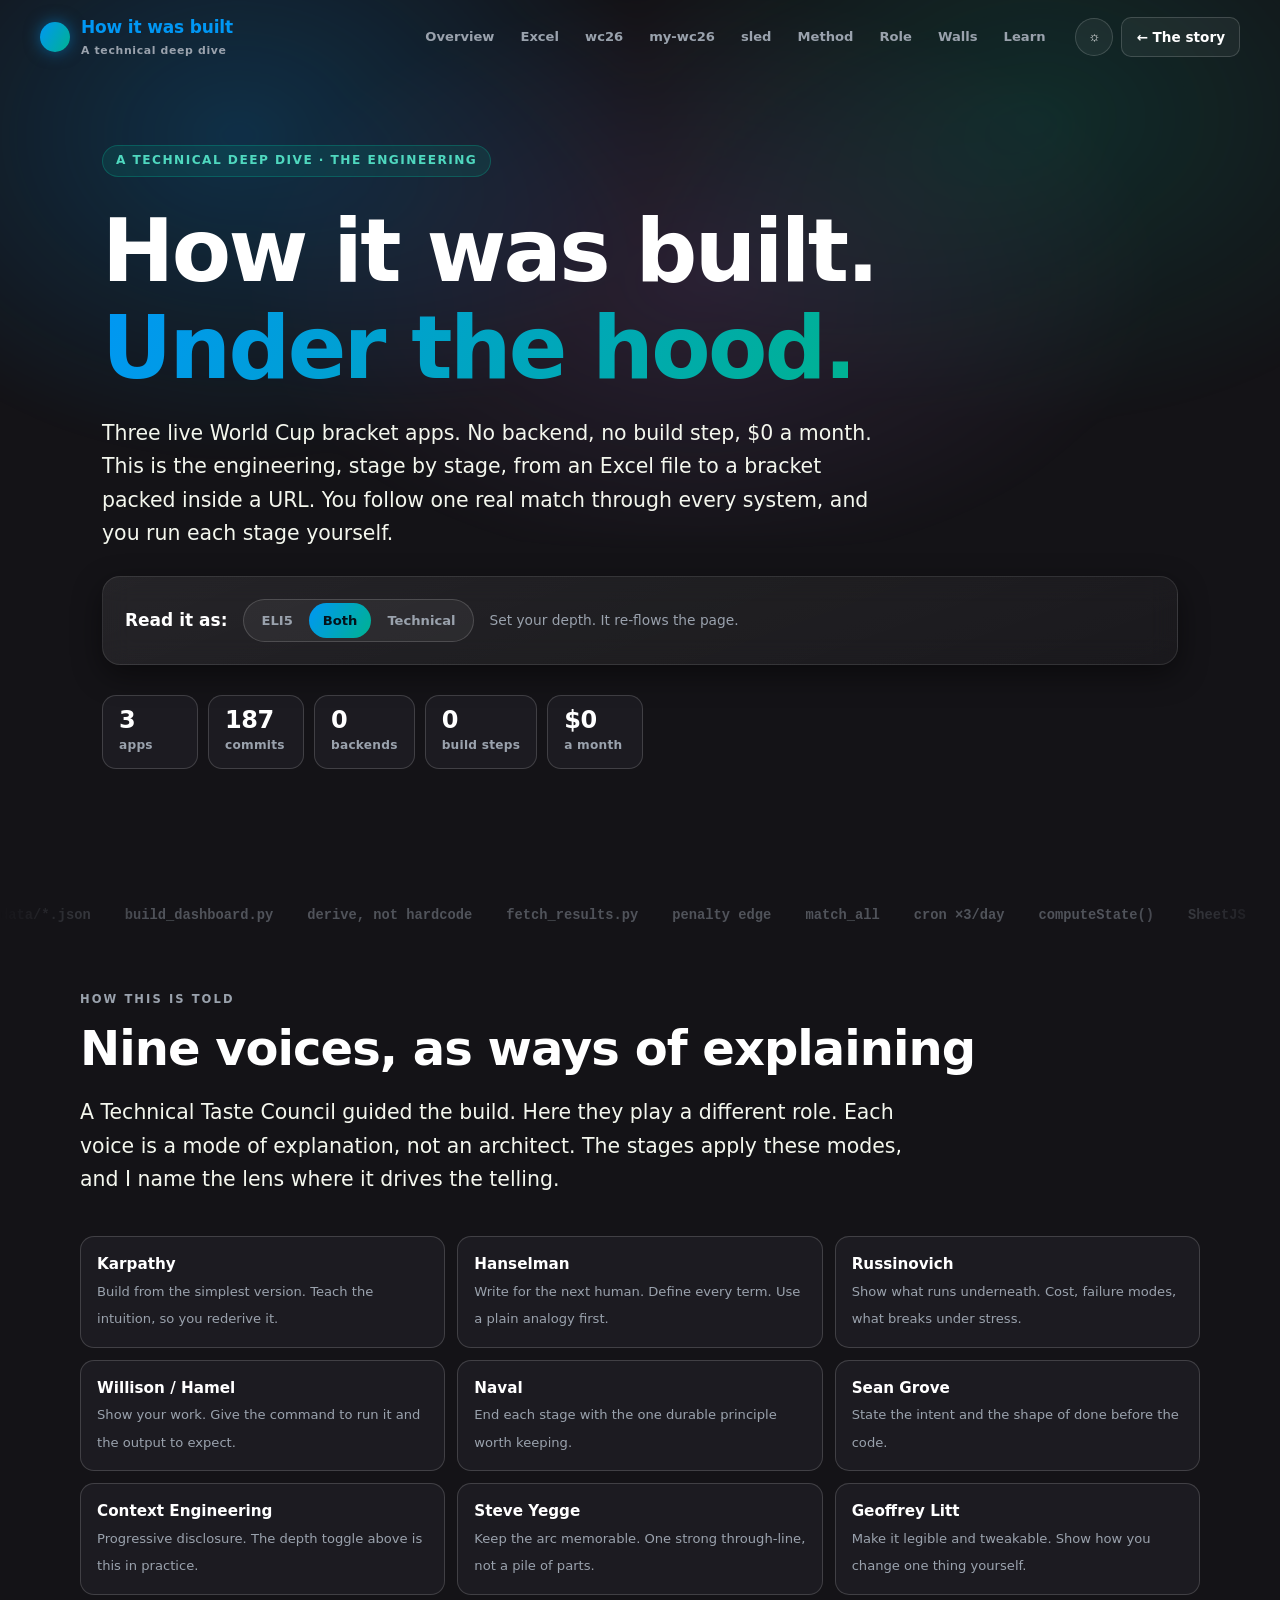
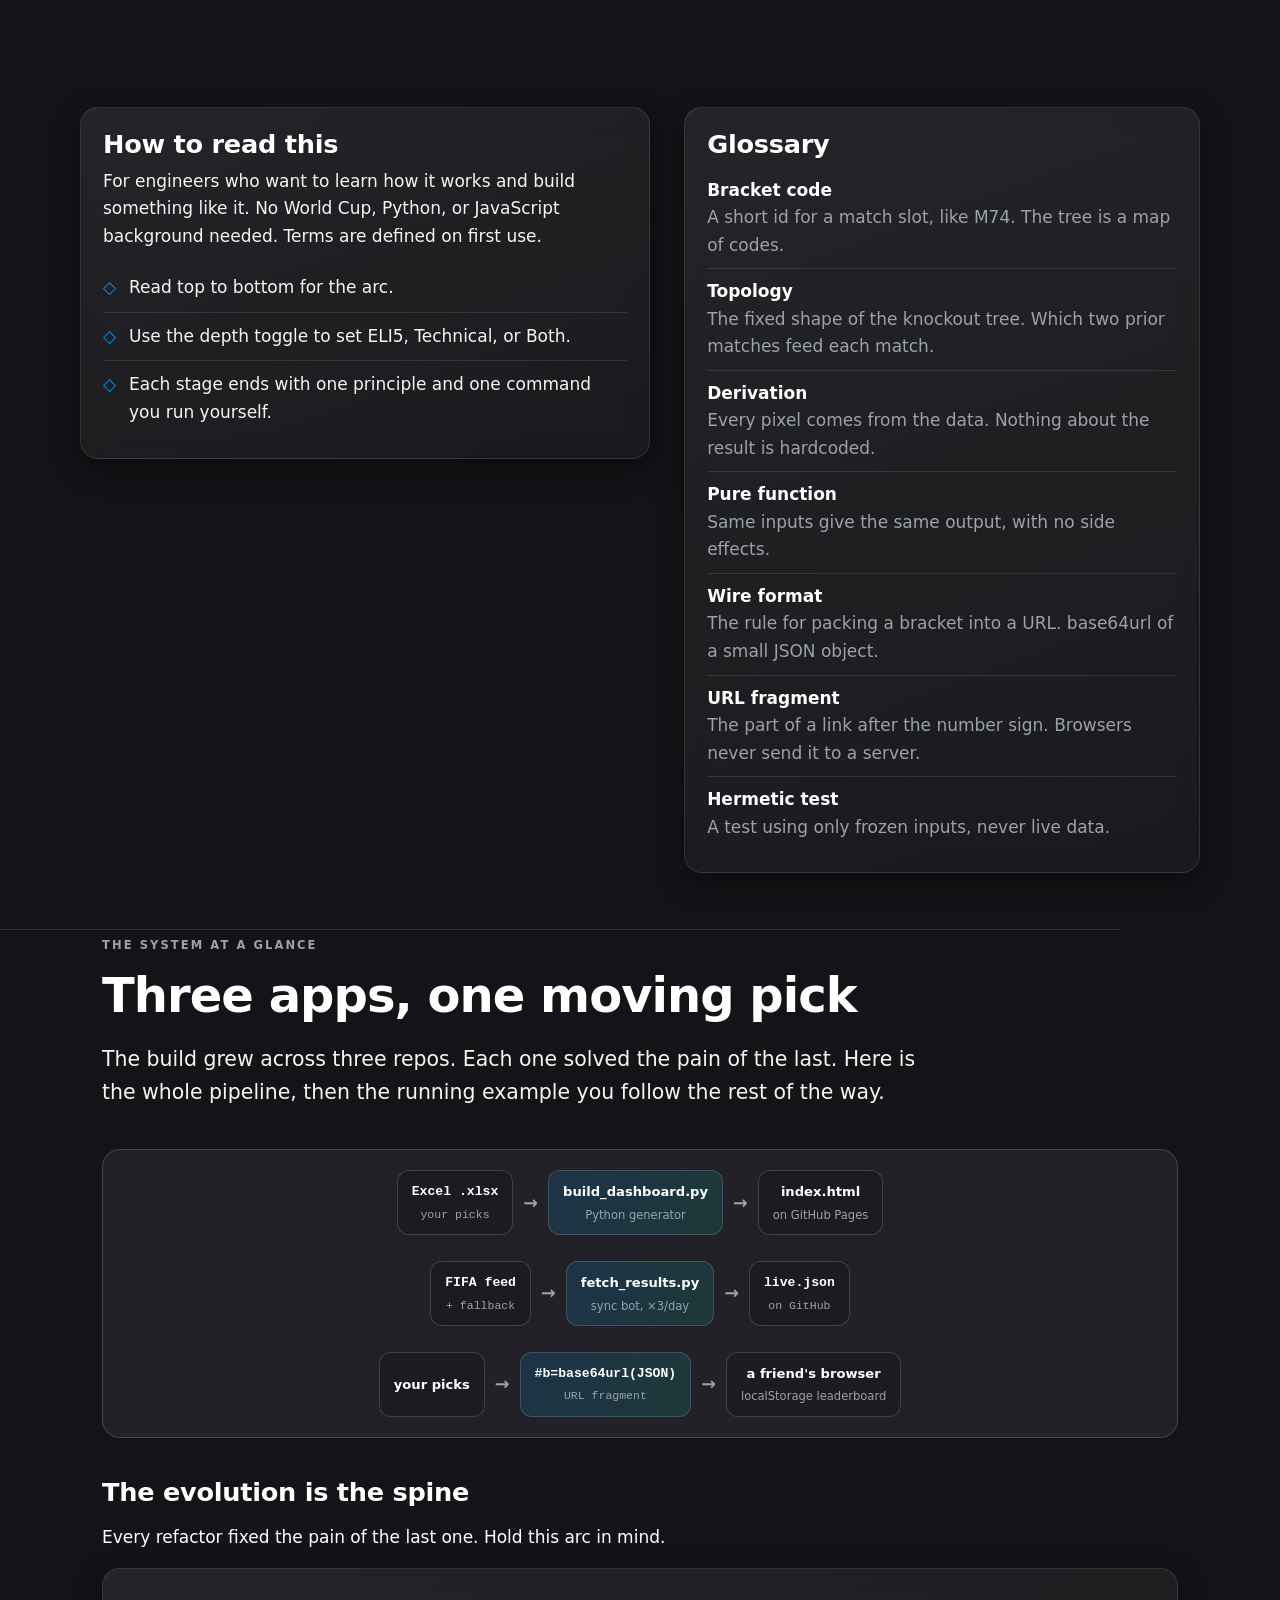
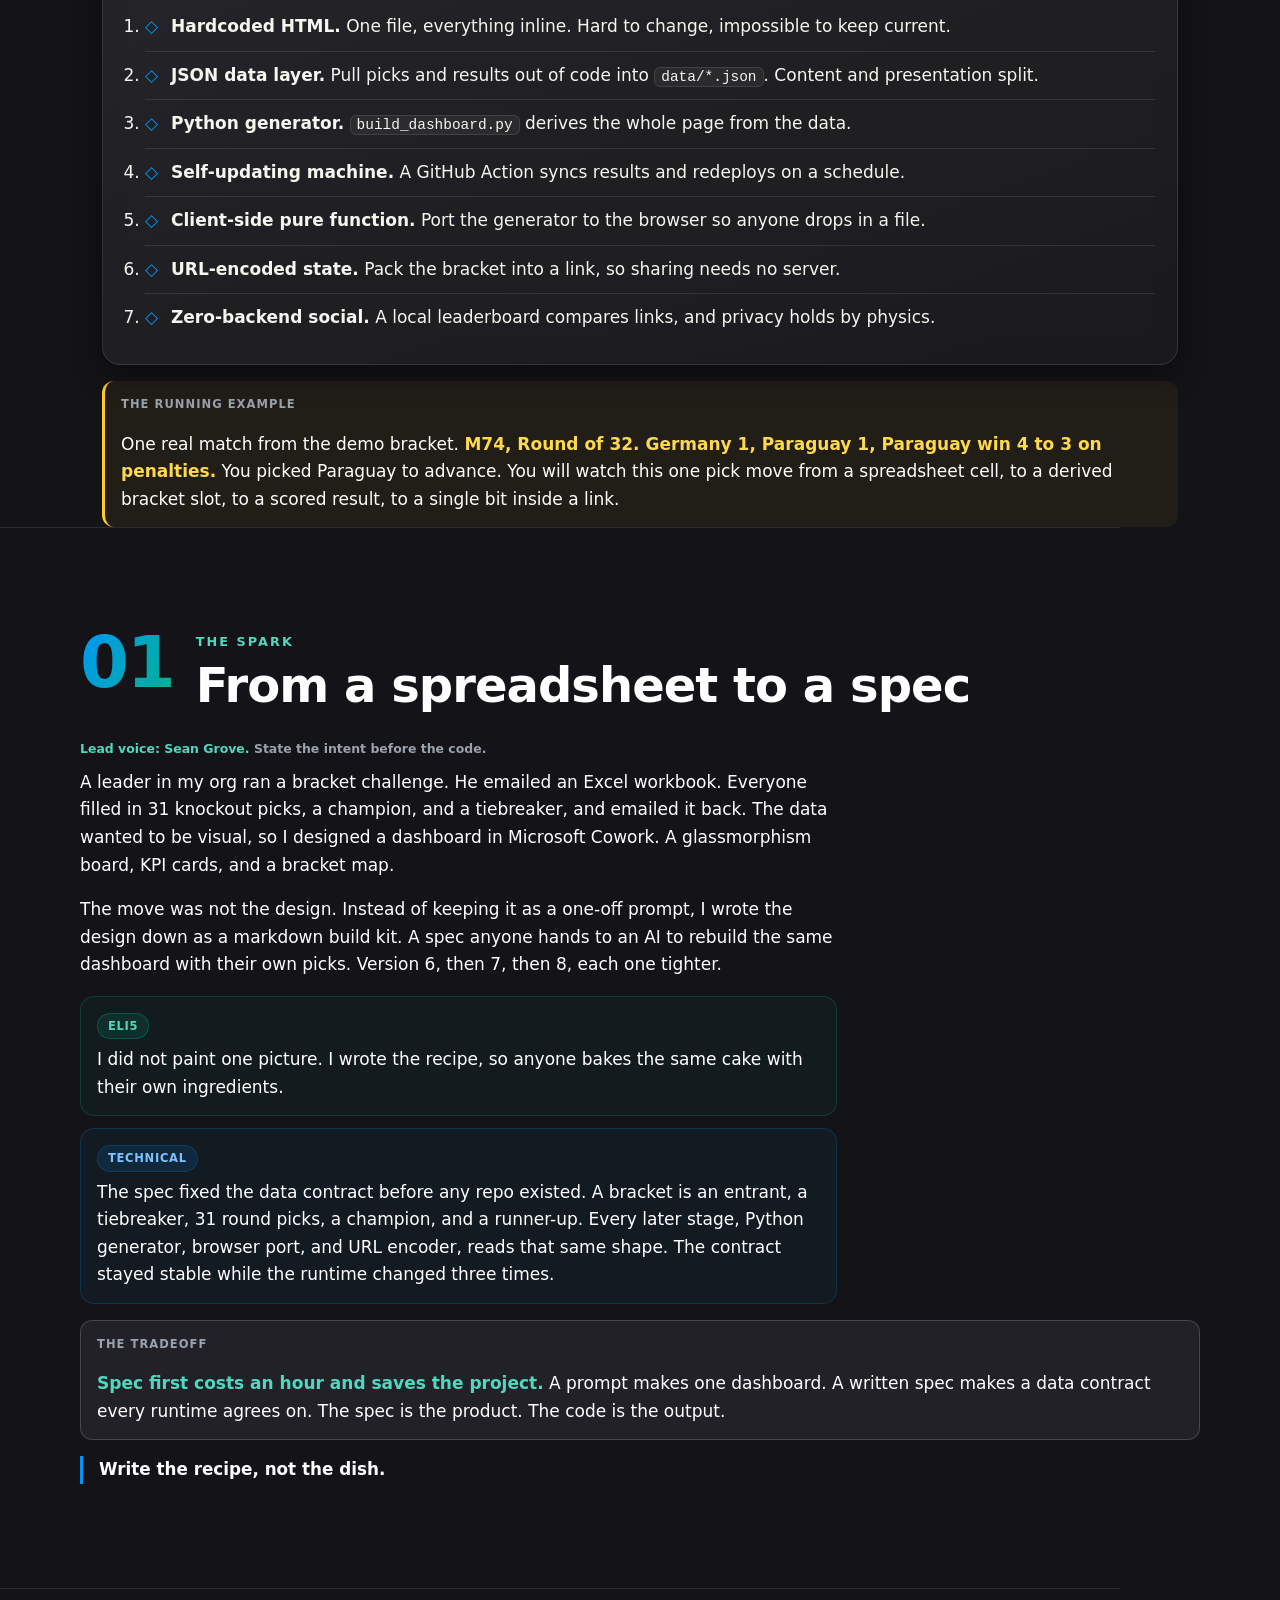
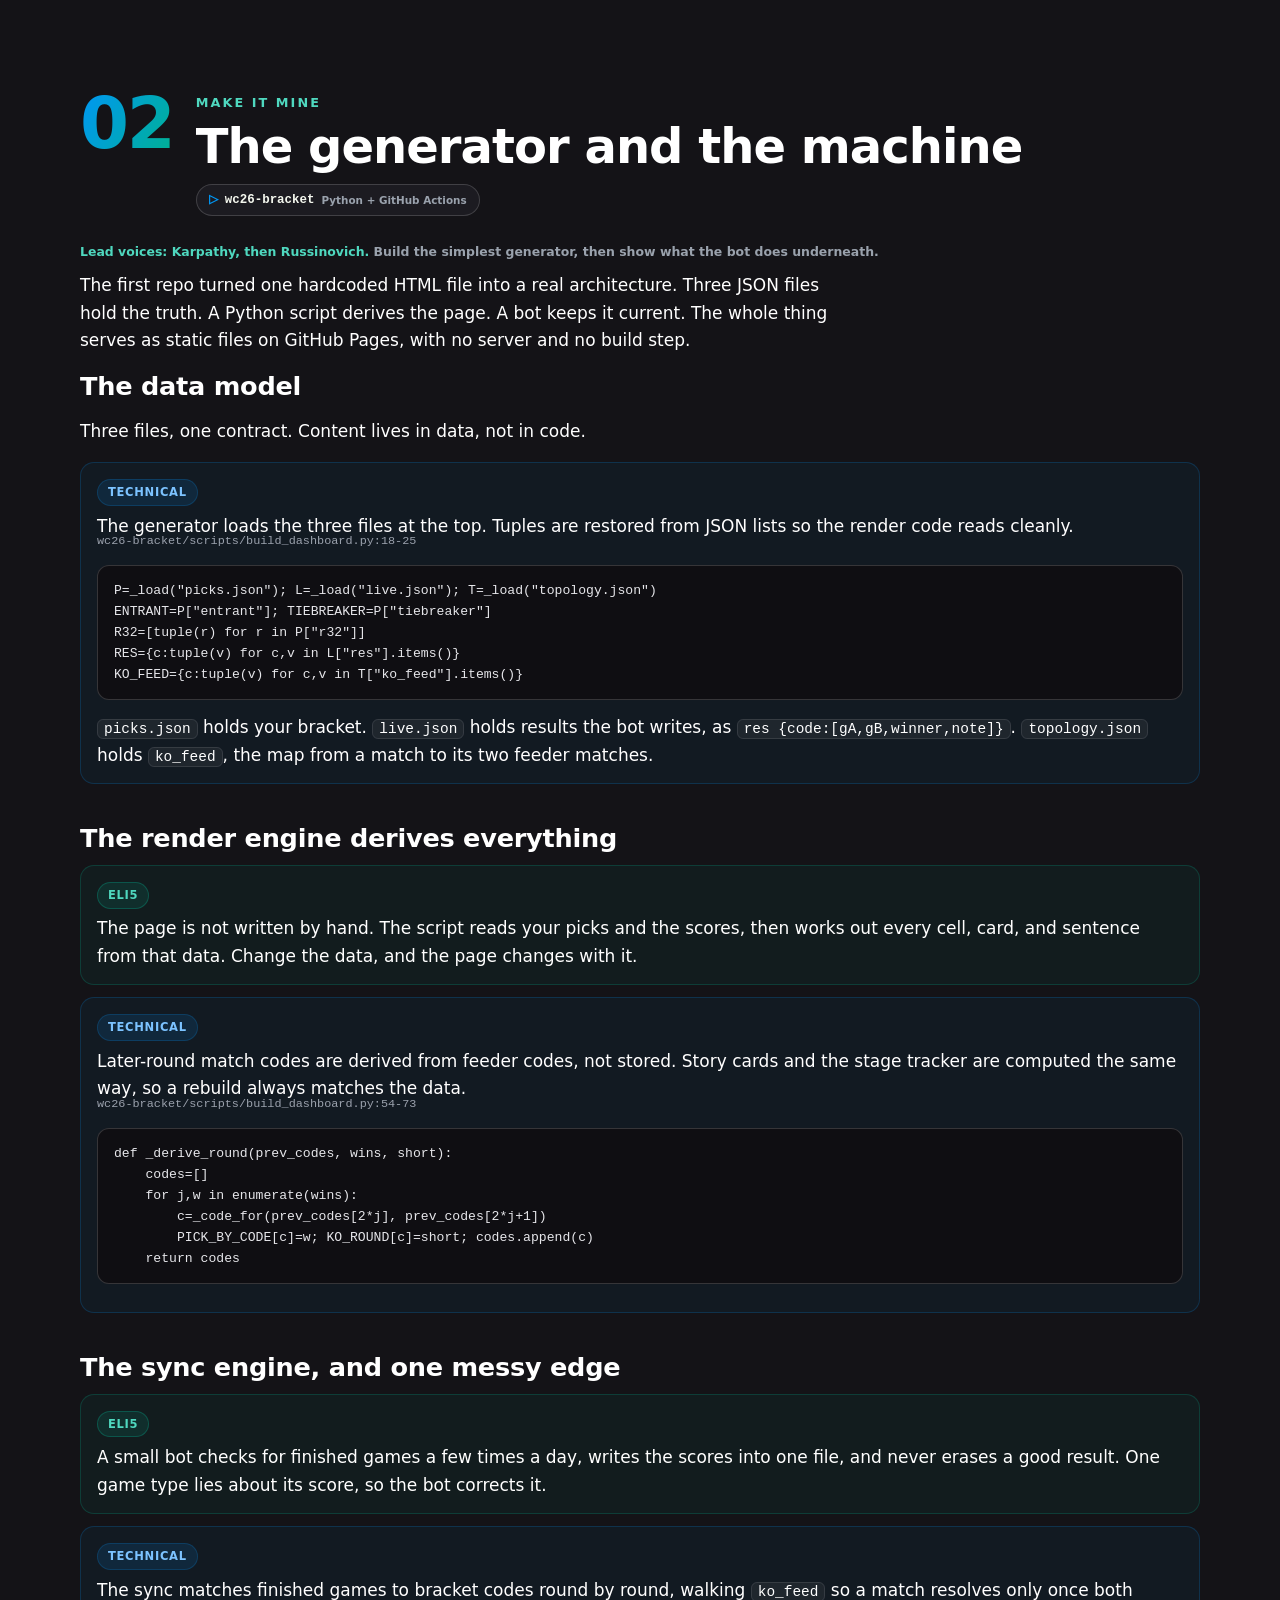
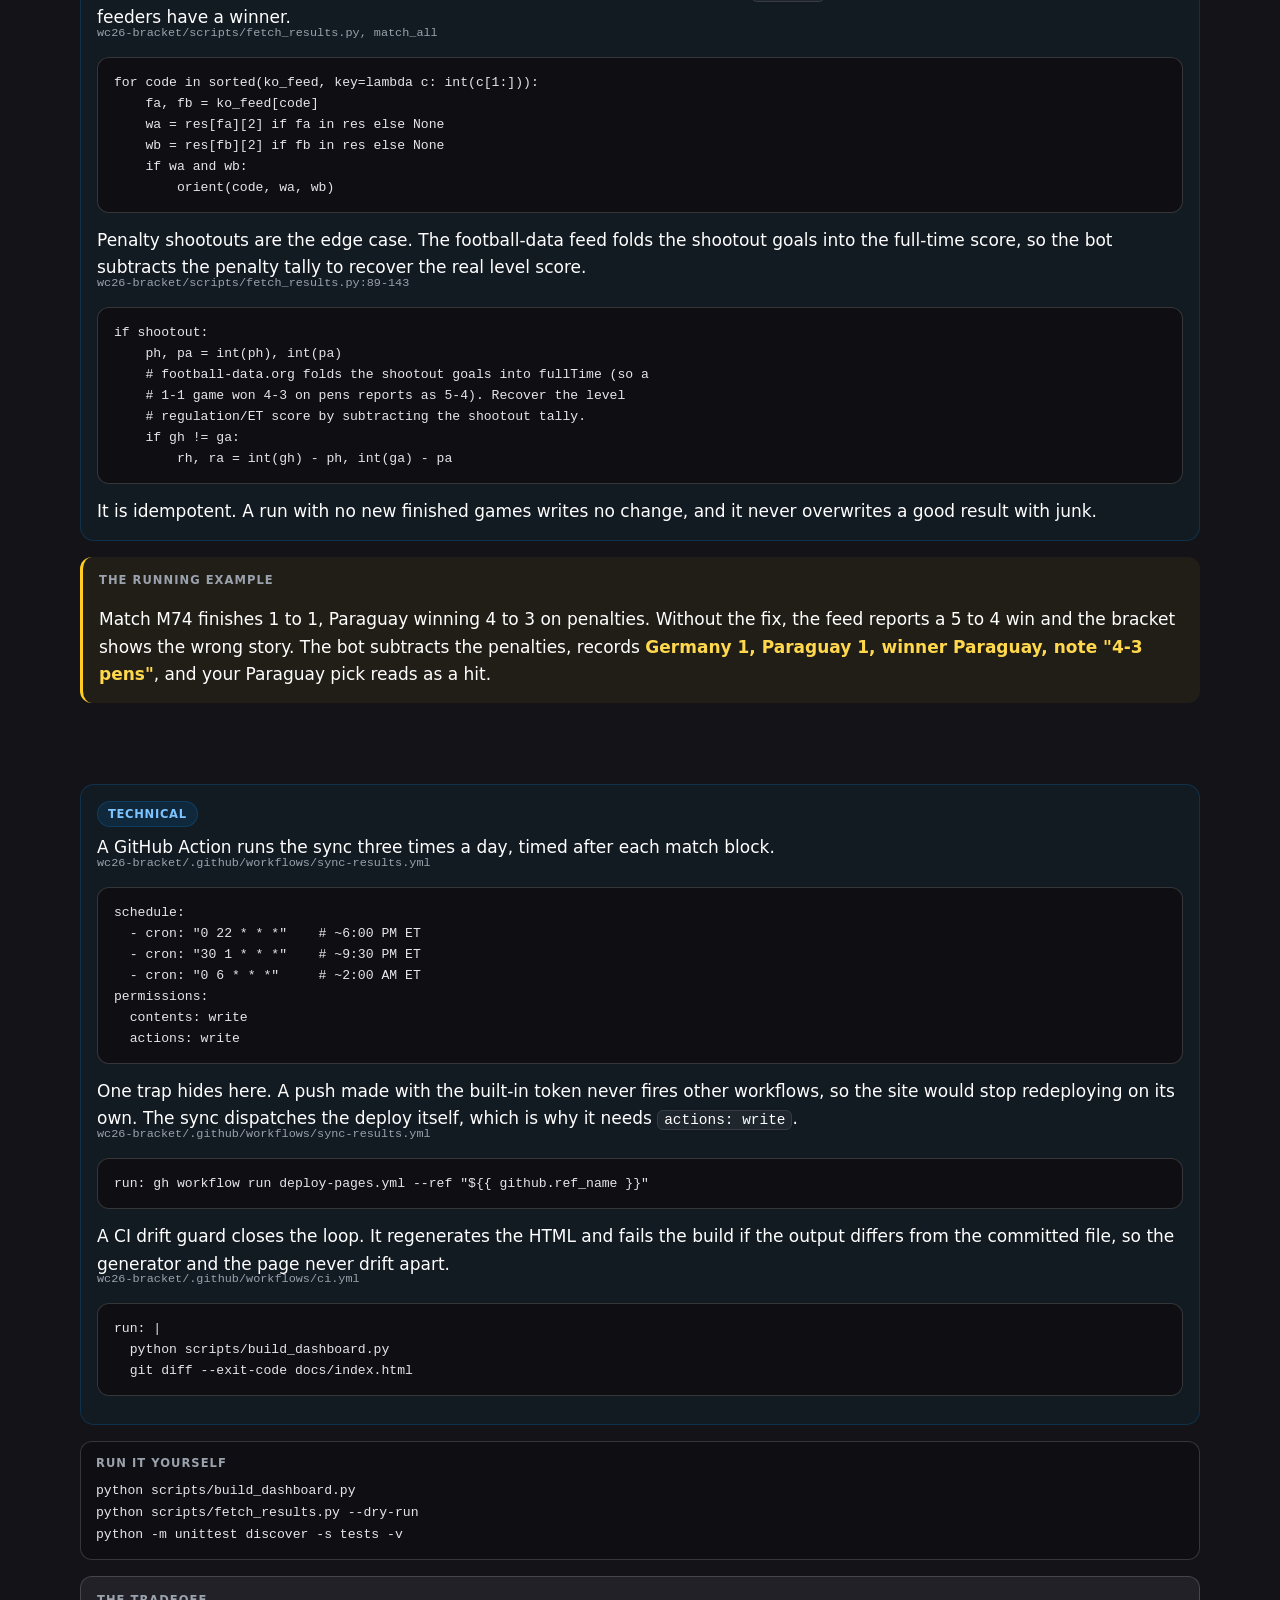
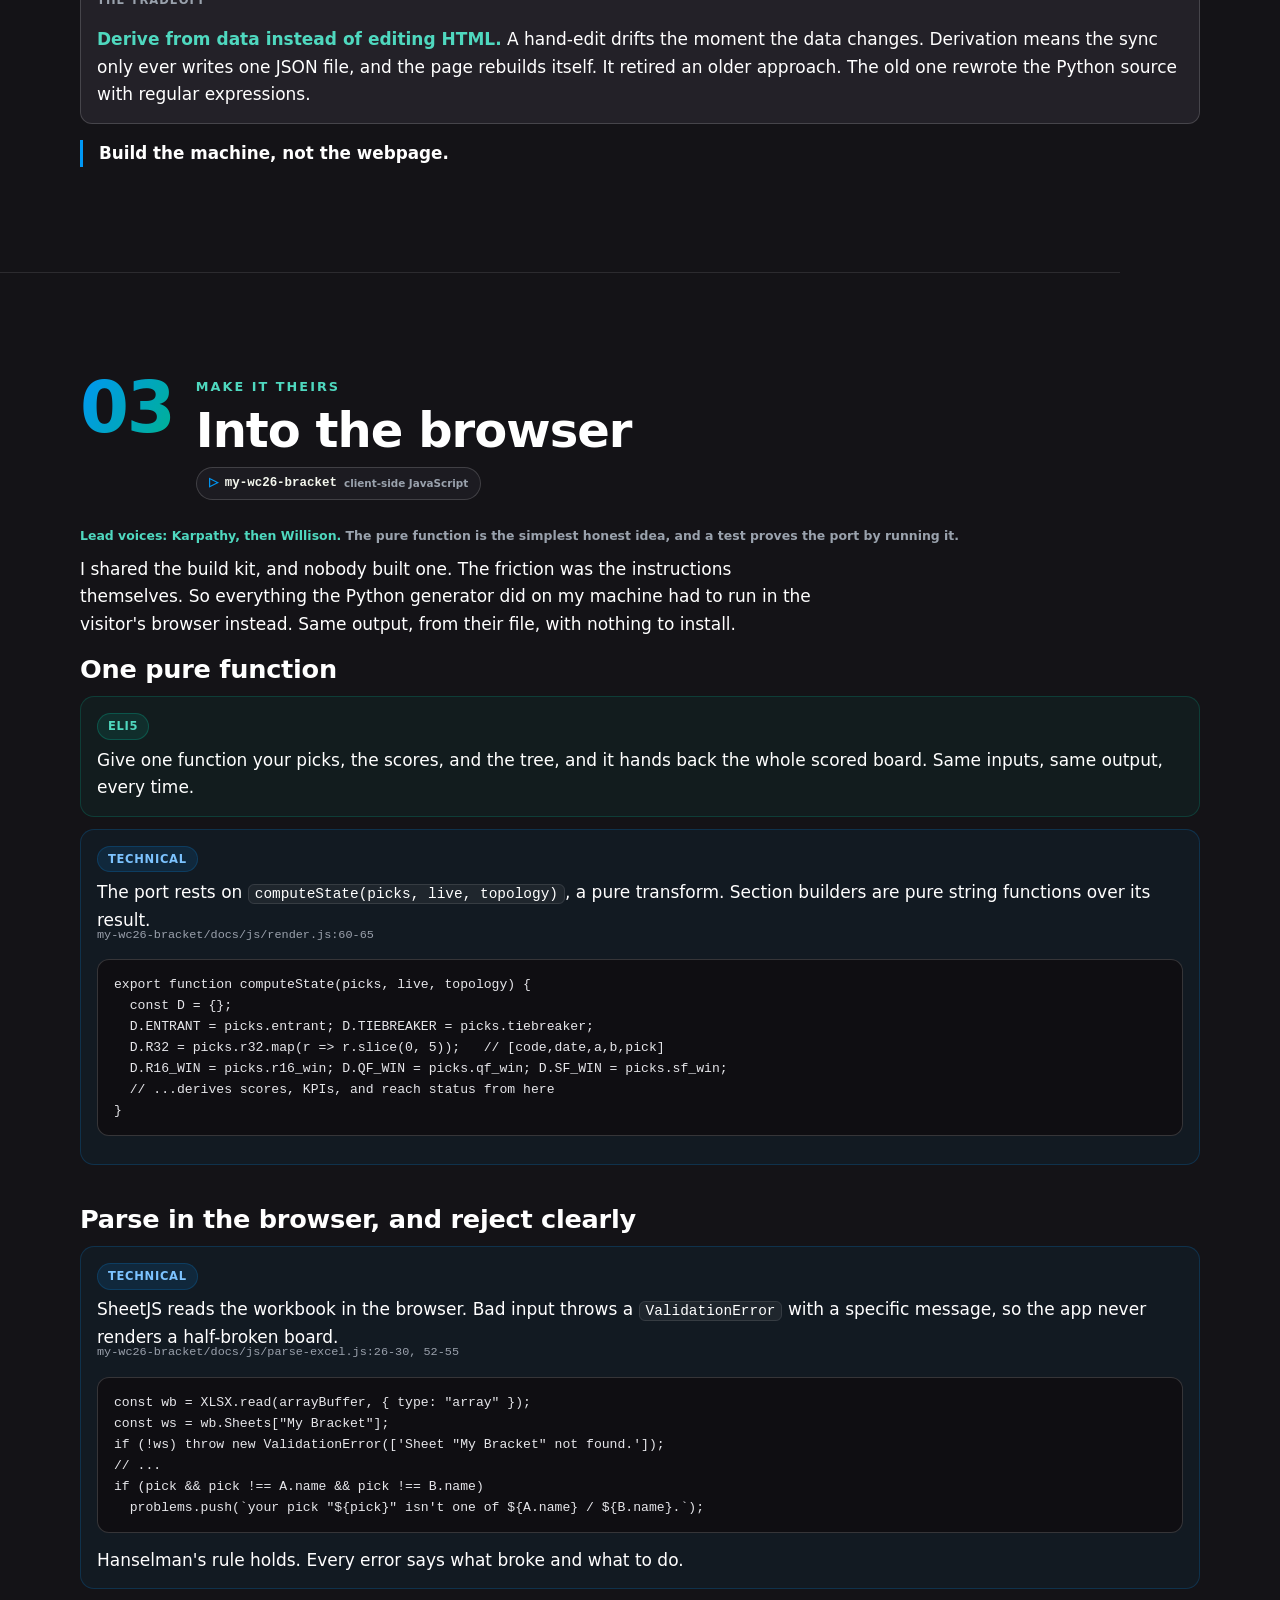
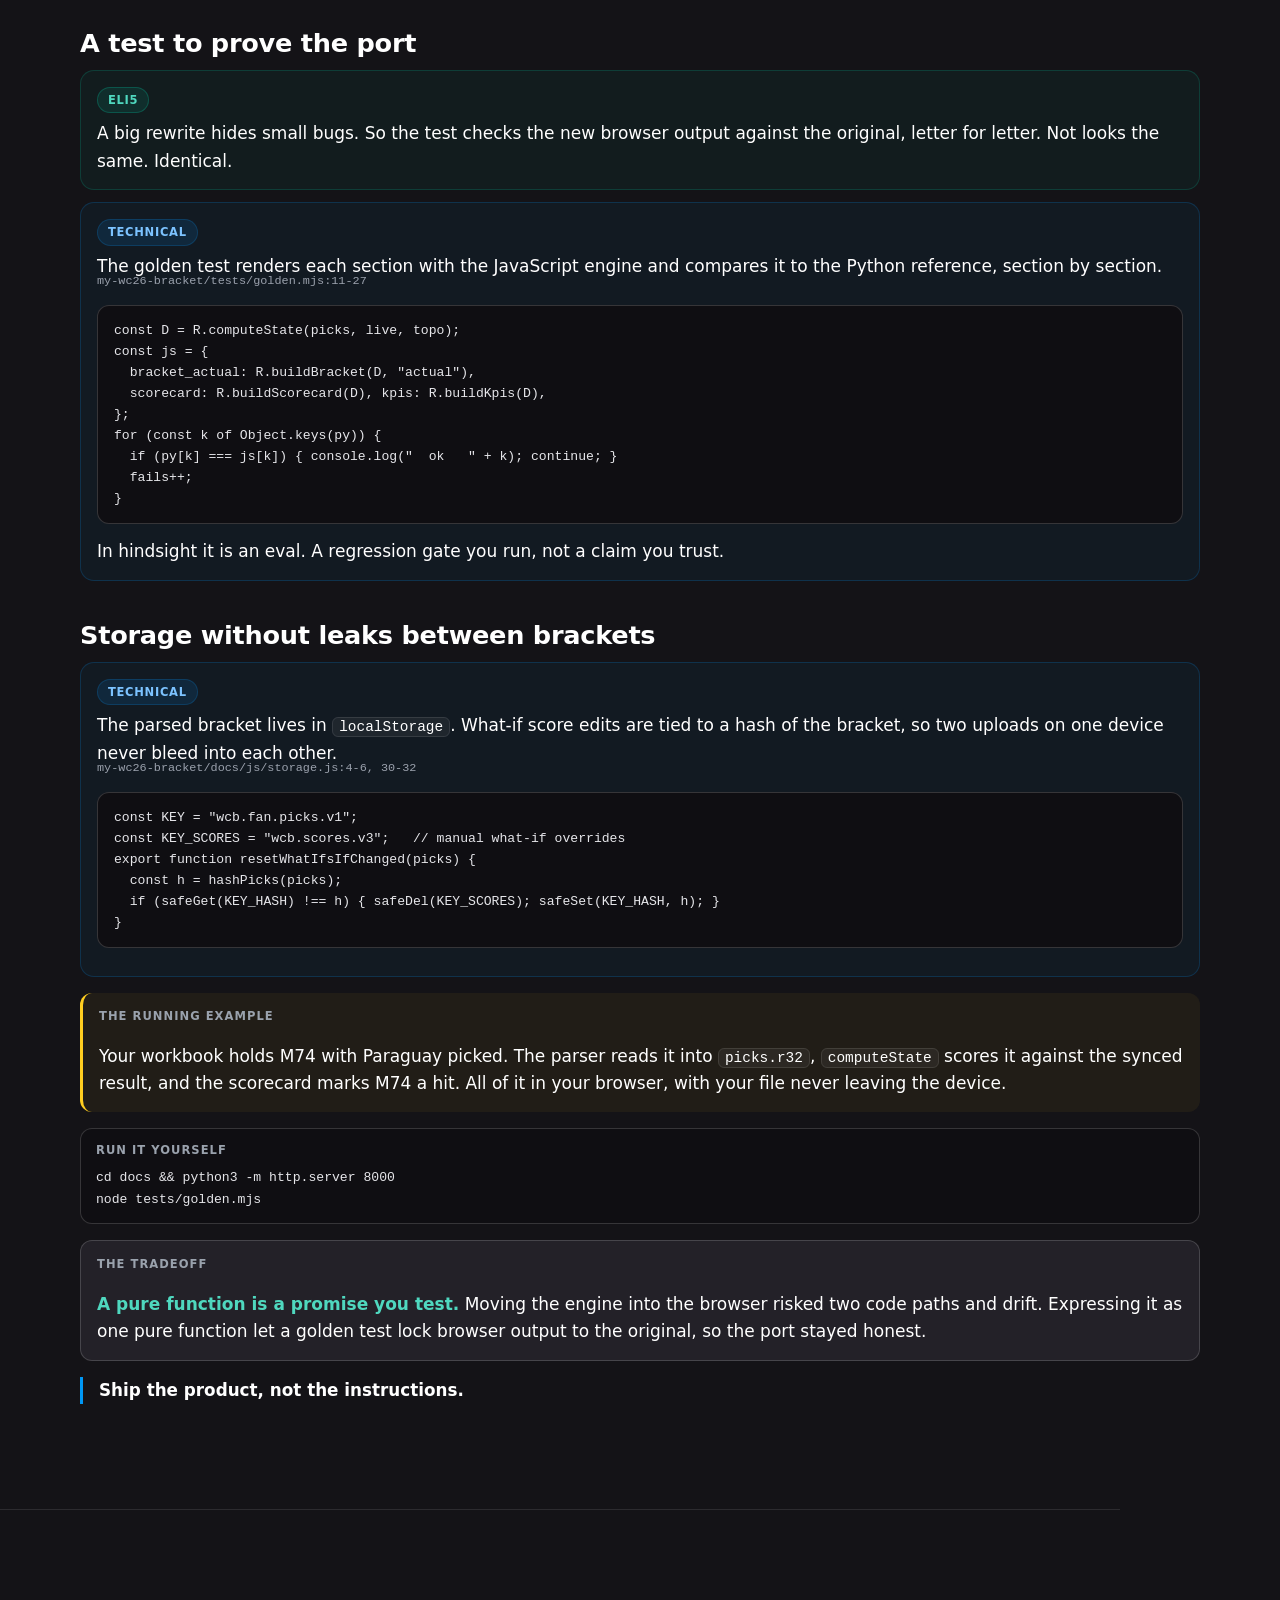
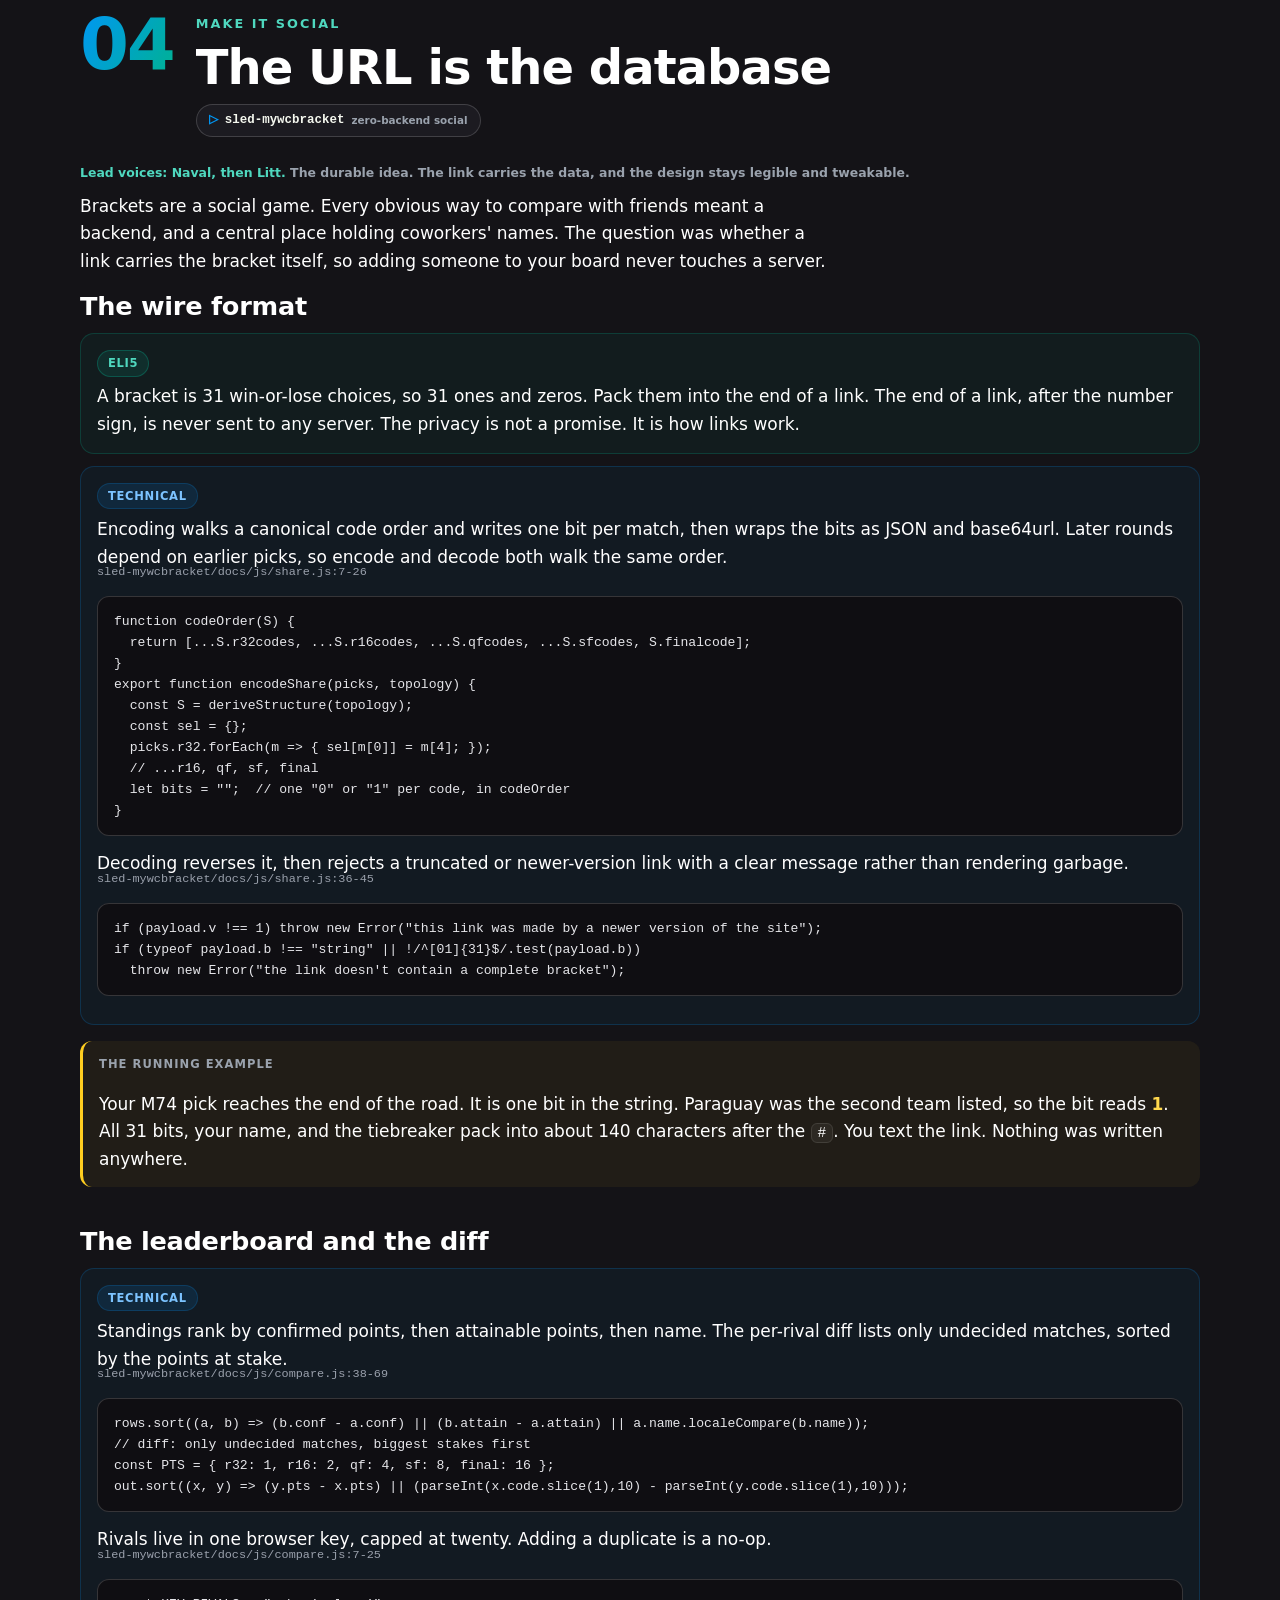
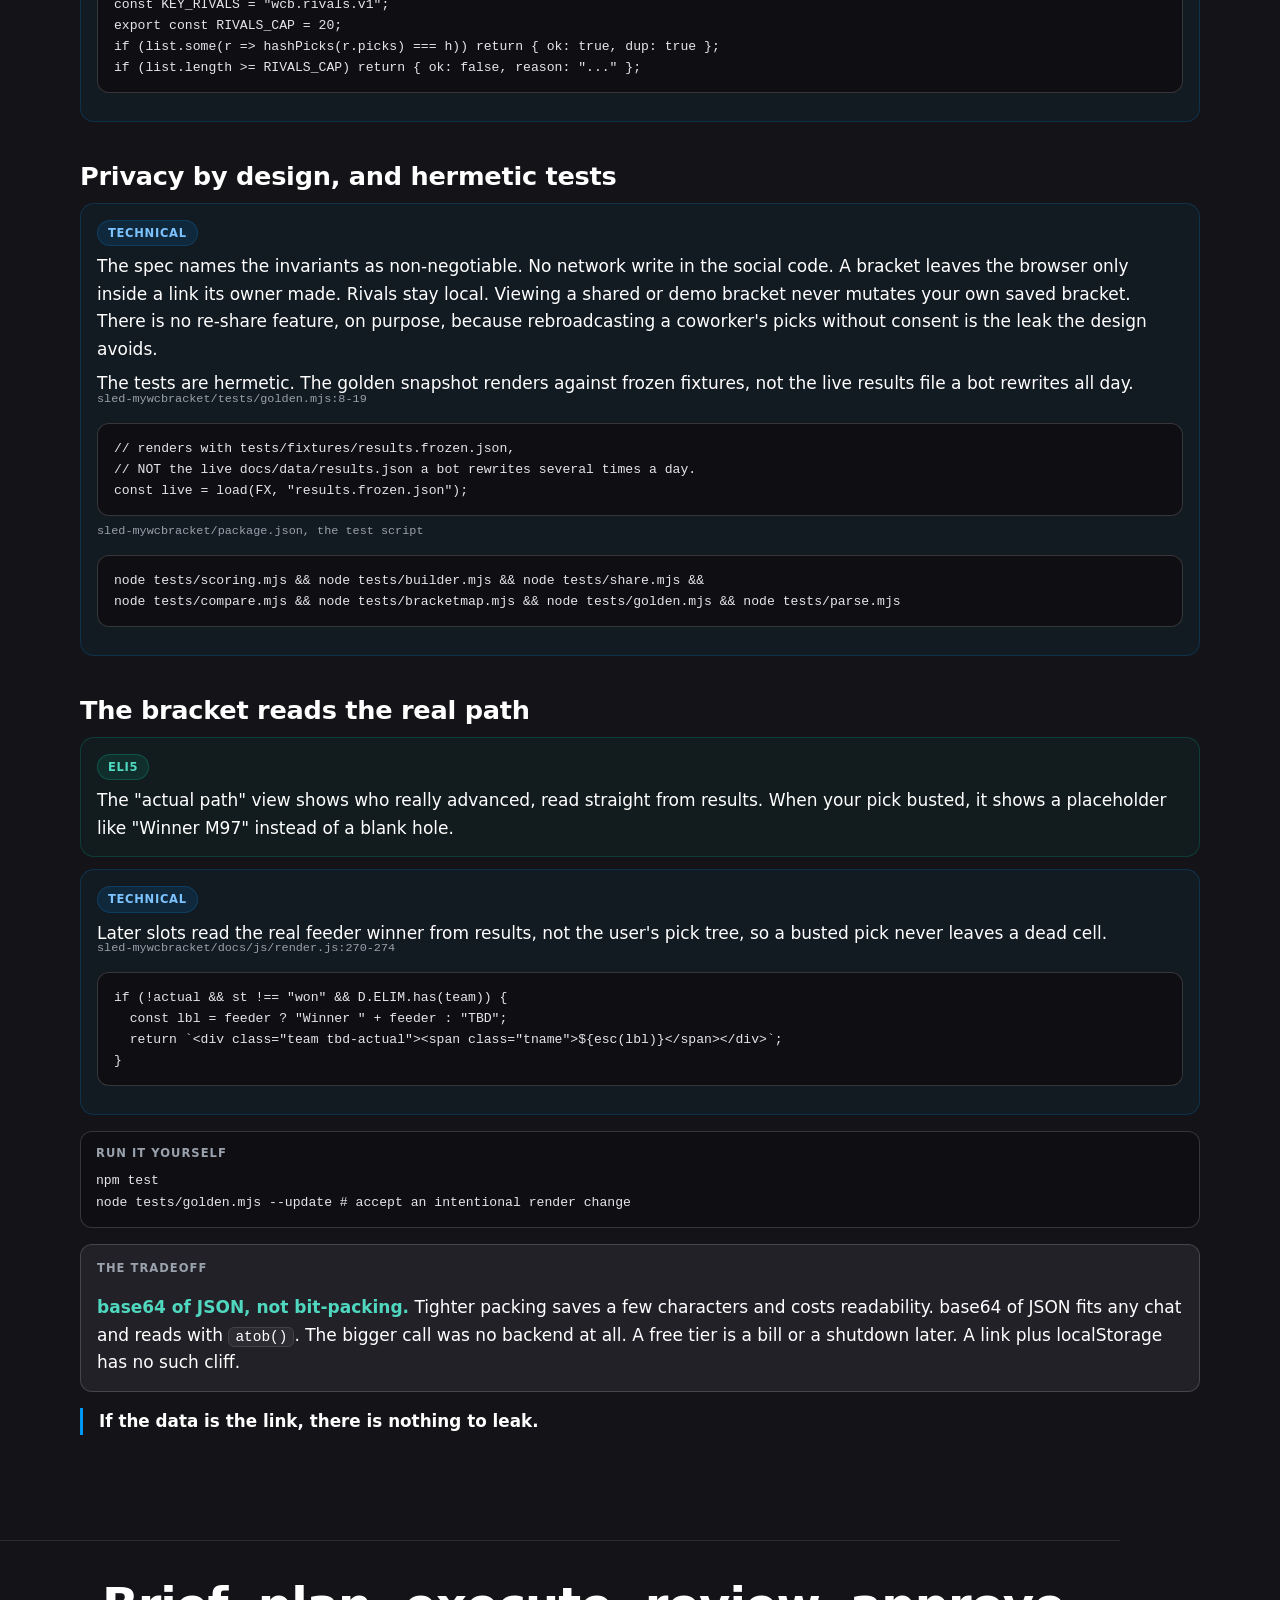
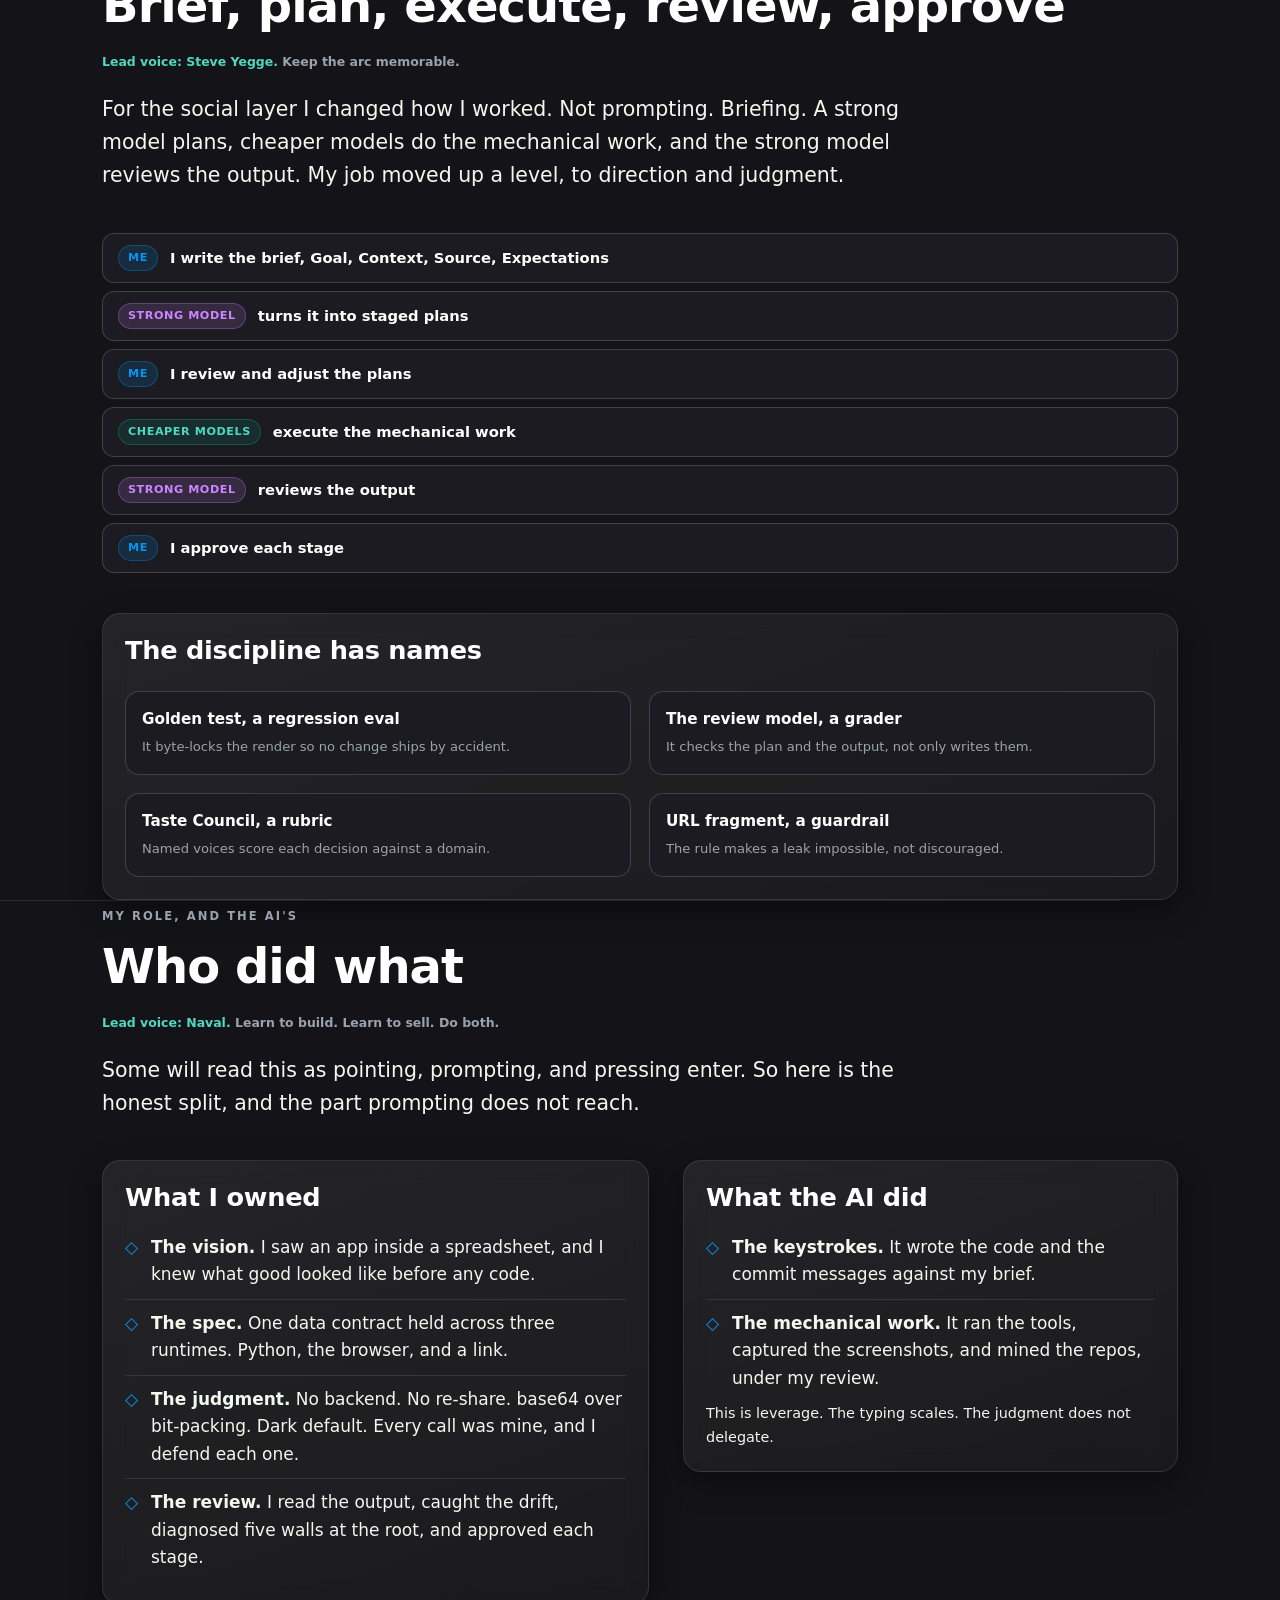
<file: docs/ANALYSIS.html>
<!DOCTYPE html>
<html lang="en" data-theme="dark">
<head>
<meta charset="utf-8">
<meta name="viewport" content="width=device-width,initial-scale=1">
<title>How it was built. A technical deep dive.</title>
<meta name="description" content="A technical deep dive of how three live, zero-backend World Cup bracket apps were engineered, from an Excel file to a bracket packed inside a URL. Explained plainly and technically.">
<link rel="canonical" href="https://eriic-builds.github.io/bracket-journey/ANALYSIS.html">
<link rel="icon" href="data:image/svg+xml,<svg xmlns=%22http://www.w3.org/2000/svg%22 viewBox=%220 0 100 100%22><defs><linearGradient id=%22g%22 x1=%220%22 y1=%220%22 x2=%221%22 y2=%221%22><stop offset=%220%22 stop-color=%22%230097F4%22/><stop offset=%221%22 stop-color=%22%2300B291%22/></linearGradient></defs><circle cx=%2250%22 cy=%2250%22 r=%2246%22 fill=%22url(%23g)%22/></svg>">
<link rel="stylesheet" href="css/journey.css">
<style>
.modebar{display:inline-flex;gap:2px;background:var(--hover);border:1px solid var(--border2);border-radius:999px;padding:3px}
.modebar button{font:inherit;font-weight:700;font-size:.82rem;color:var(--muted);background:transparent;border:0;padding:7px 14px;border-radius:999px;cursor:pointer;transition:.15s}
.modebar button.on{color:#04121a;background:var(--grad)}
body.m-eli5 .tech{display:none}
body.m-tech .eli5{display:none}
.lens{display:inline-flex;align-items:center;gap:7px;font-size:.72rem;font-weight:800;letter-spacing:.06em;text-transform:uppercase;padding:3px 10px;border-radius:999px}
.lens.e{color:var(--win-ink);background:rgba(0,178,145,.12);border:1px solid rgba(0,178,145,.3)}
.lens.t{color:#7cc3ff;background:rgba(0,151,244,.12);border:1px solid rgba(0,151,244,.2)}
.eli5,.tech{border-radius:14px;padding:14px 16px;margin-top:12px}
.eli5{background:rgba(0,178,145,.06);border:1px solid rgba(0,178,145,.22)}
.tech{background:rgba(0,151,244,.05);border:1px solid rgba(0,151,244,.2)}
.eli5 p,.tech p{margin:.4em 0 0}
.filemap{font-family:var(--mono);font-size:.86rem;line-height:1.9;color:var(--text2)}
.filemap .c{color:var(--muted)} .filemap b{color:var(--text)}
.voicegrid{display:grid;grid-template-columns:repeat(3,1fr);gap:12px}
@media (max-width:820px){.voicegrid{grid-template-columns:repeat(2,1fr)}}
@media (max-width:480px){.voicegrid{grid-template-columns:1fr}}
.runex{border-left:3px solid var(--gold);background:rgba(255,206,32,.06);border-radius:12px;padding:14px 16px;margin-top:16px}
.runex .rl,.runself .rl,.tradeoff .rl{display:block;color:var(--muted);font-size:.72rem;text-transform:uppercase;letter-spacing:.09em;font-weight:800;margin-bottom:6px}
.runex b{color:var(--gold-ink)}
.runself{border:1px solid var(--border2);border-radius:12px;background:var(--code-bg);padding:12px 15px;margin-top:16px;font-family:var(--mono);font-size:.82rem;color:#e6e6ea;line-height:1.7;overflow-x:auto}
.runself .rl{font-family:var(--fstack)}
.tradeoff{border:1px solid var(--border2);border-radius:12px;padding:14px 16px;margin-top:16px;background:var(--panel2)}
.tradeoff b{color:var(--win-ink)}
.principle{margin-top:16px;font-size:1.05rem;font-weight:700;padding-left:16px;border-left:3px solid var(--blue)}
.gloss div{padding:9px 0;border-top:1px solid var(--border)}
.gloss div:first-child{border-top:0}
.gloss b{color:var(--text)}
.lead{font-size:.78rem;color:var(--muted);font-weight:600;margin:0 0 10px}
.lead b{color:var(--win-ink)}
</style>
</head>
<body class="m-both">
<a class="skip" href="#overview">Skip to the deep dive</a>
<div class="progress" aria-hidden="true"></div>

<nav class="nav" aria-label="Section navigation">
  <a class="brand" href="#top"><span class="orb" aria-hidden="true"></span>
    <span>How it was built<small>A technical deep dive</small></span></a>
  <div class="dots">
    <a href="#overview">Overview</a><a href="#excel">Excel</a><a href="#wc26">wc26</a>
    <a href="#mywc26">my-wc26</a><a href="#sled">sled</a><a href="#method">Method</a>
    <a href="#role">Role</a><a href="#walls">Walls</a><a href="#learn">Learn</a>
  </div>
  <div class="navcta">
    <button id="themeBtn" class="iconbtn" type="button" aria-label="Toggle theme">◐</button>
    <a class="btn ghost sm" href="index.html">← The story</a>
  </div>
</nav>

<!-- HERO -->
<header class="hero wrap" id="top">
  <div class="reveal in">
    <span class="kicker">A technical deep dive · the engineering</span>
    <h1 class="mt2">How it was built. <span class="grad-text">Under the hood.</span></h1>
    <p class="lede maxch">Three live World Cup bracket apps. No backend, no build step, $0 a month.
    This is the engineering, stage by stage, from an Excel file to a bracket packed inside a
    URL. You follow one real match through every system, and you run each stage yourself.</p>

    <div class="glass card mt2" style="display:flex;align-items:center;gap:16px;flex-wrap:wrap">
      <span style="font-weight:700">Read it as:</span>
      <div class="modebar" role="tablist" aria-label="Explanation depth">
        <button data-mode="eli5" type="button">ELI5</button>
        <button data-mode="both" class="on" type="button">Both</button>
        <button data-mode="tech" type="button">Technical</button>
      </div>
      <span class="muted" style="font-size:.86rem">Set your depth. It re-flows the page.</span>
    </div>

    <div class="herostats mt3">
      <div class="stat"><b>3</b><span>apps</span></div>
      <div class="stat"><b>187</b><span>commits</span></div>
      <div class="stat"><b>0</b><span>backends</span></div>
      <div class="stat"><b>0</b><span>build steps</span></div>
      <div class="stat"><b>$0</b><span>a month</span></div>
    </div>
  </div>
</header>

<div class="reverse-strip" aria-hidden="true"><div class="track" data-speed="0.1">
  <span>data/*.json</span><span>build_dashboard.py</span><span>derive, not hardcode</span>
  <span>fetch_results.py</span><span>penalty edge</span><span>match_all</span><span>cron ×3/day</span>
  <span>computeState()</span><span>SheetJS</span><span>golden test</span><span>#b=base64url(JSON)</span>
  <span>codeOrder</span><span>localStorage</span><span>rank + diff</span><span>zero backend</span>
  <span>data/*.json</span><span>build_dashboard.py</span><span>derive, not hardcode</span>
  <span>fetch_results.py</span><span>penalty edge</span><span>match_all</span><span>cron ×3/day</span>
  <span>computeState()</span><span>SheetJS</span><span>golden test</span><span>#b=base64url(JSON)</span>
  <span>codeOrder</span><span>localStorage</span><span>rank + diff</span><span>zero backend</span>
</div></div>

<!-- HOW THIS IS TOLD -->
<section class="wrap tight" id="told">
  <span class="section-label reveal">How this is told</span>
  <h2 class="reveal">Nine voices, as ways of explaining</h2>
  <p class="lede maxch reveal">A Technical Taste Council guided the build. Here they play a
  different role. Each voice is a mode of explanation, not an architect. The stages apply these
  modes, and I name the lens where it drives the telling.</p>
  <div class="voicegrid mt3">
    <div class="voice reveal"><b>Karpathy</b><span>Build from the simplest version. Teach the intuition, so you rederive it.</span></div>
    <div class="voice reveal"><b>Hanselman</b><span>Write for the next human. Define every term. Use a plain analogy first.</span></div>
    <div class="voice reveal"><b>Russinovich</b><span>Show what runs underneath. Cost, failure modes, what breaks under stress.</span></div>
    <div class="voice reveal d1"><b>Willison / Hamel</b><span>Show your work. Give the command to run it and the output to expect.</span></div>
    <div class="voice reveal d1"><b>Naval</b><span>End each stage with the one durable principle worth keeping.</span></div>
    <div class="voice reveal d1"><b>Sean Grove</b><span>State the intent and the shape of done before the code.</span></div>
    <div class="voice reveal d2"><b>Context Engineering</b><span>Progressive disclosure. The depth toggle above is this in practice.</span></div>
    <div class="voice reveal d2"><b>Steve Yegge</b><span>Keep the arc memorable. One strong through-line, not a pile of parts.</span></div>
    <div class="voice reveal d2"><b>Geoffrey Litt</b><span>Make it legible and tweakable. Show how you change one thing yourself.</span></div>
  </div>
</section>

<!-- HOW TO READ + GLOSSARY -->
<section class="wrap tight" id="read">
  <div class="split">
    <div class="glass card reveal">
      <h3>How to read this</h3>
      <p class="muted">For engineers who want to learn how it works and build something like it.
      No World Cup, Python, or JavaScript background needed. Terms are defined on first use.</p>
      <ul class="next-list mt1">
        <li>Read top to bottom for the arc.</li>
        <li>Use the depth toggle to set ELI5, Technical, or Both.</li>
        <li>Each stage ends with one principle and one command you run yourself.</li>
      </ul>
    </div>
    <div class="glass card reveal d1">
      <h3>Glossary</h3>
      <div class="gloss">
        <div><b>Bracket code</b><br><span class="muted">A short id for a match slot, like M74. The tree is a map of codes.</span></div>
        <div><b>Topology</b><br><span class="muted">The fixed shape of the knockout tree. Which two prior matches feed each match.</span></div>
        <div><b>Derivation</b><br><span class="muted">Every pixel comes from the data. Nothing about the result is hardcoded.</span></div>
        <div><b>Pure function</b><br><span class="muted">Same inputs give the same output, with no side effects.</span></div>
        <div><b>Wire format</b><br><span class="muted">The rule for packing a bracket into a URL. base64url of a small JSON object.</span></div>
        <div><b>URL fragment</b><br><span class="muted">The part of a link after the number sign. Browsers never send it to a server.</span></div>
        <div><b>Hermetic test</b><br><span class="muted">A test using only frozen inputs, never live data.</span></div>
      </div>
    </div>
  </div>
</section>

<hr class="hr wrap">

<!-- OVERVIEW -->
<section class="wrap" id="overview">
  <span class="section-label reveal">The system at a glance</span>
  <h2 class="reveal">Three apps, one moving pick</h2>
  <p class="lede maxch reveal">The build grew across three repos. Each one solved the pain of the
  last. Here is the whole pipeline, then the running example you follow the rest of the way.</p>

  <div class="diagram mt3 reveal">
    <div class="flow">
      <div class="node mono">Excel .xlsx<small>your picks</small></div>
      <div class="arrow">→</div>
      <div class="node accent">build_dashboard.py<small>Python generator</small></div>
      <div class="arrow">→</div>
      <div class="node">index.html<small>on GitHub Pages</small></div>
    </div>
    <div class="flow mt2">
      <div class="node mono">FIFA feed<small>+ fallback</small></div>
      <div class="arrow">→</div>
      <div class="node accent">fetch_results.py<small>sync bot, ×3/day</small></div>
      <div class="arrow">→</div>
      <div class="node mono">live.json<small>on GitHub</small></div>
    </div>
    <div class="flow mt2">
      <div class="node">your picks</div>
      <div class="arrow">→</div>
      <div class="node accent mono">#b=base64url(JSON)<small>URL fragment</small></div>
      <div class="arrow">→</div>
      <div class="node">a friend's browser<small>localStorage leaderboard</small></div>
    </div>
  </div>

  <h3 class="mt3 reveal">The evolution is the spine</h3>
  <p class="maxch reveal">Every refactor fixed the pain of the last one. Hold this arc in mind.</p>
  <div class="glass card reveal mt1">
    <ol class="next-list" style="list-style:decimal;padding-left:20px">
      <li><b>Hardcoded HTML.</b> One file, everything inline. Hard to change, impossible to keep current.</li>
      <li><b>JSON data layer.</b> Pull picks and results out of code into <code class="inline">data/*.json</code>. Content and presentation split.</li>
      <li><b>Python generator.</b> <code class="inline">build_dashboard.py</code> derives the whole page from the data.</li>
      <li><b>Self-updating machine.</b> A GitHub Action syncs results and redeploys on a schedule.</li>
      <li><b>Client-side pure function.</b> Port the generator to the browser so anyone drops in a file.</li>
      <li><b>URL-encoded state.</b> Pack the bracket into a link, so sharing needs no server.</li>
      <li><b>Zero-backend social.</b> A local leaderboard compares links, and privacy holds by physics.</li>
    </ol>
  </div>

  <div class="runex reveal">
    <span class="rl">The running example</span>
    <p class="mb0">One real match from the demo bracket. <b>M74, Round of 32. Germany 1, Paraguay 1,
    Paraguay win 4 to 3 on penalties.</b> You picked Paraguay to advance. You will watch this one
    pick move from a spreadsheet cell, to a derived bracket slot, to a scored result, to a single
    bit inside a link.</p>
  </div>
</section>

<hr class="hr wrap">

<!-- STAGE 1: EXCEL TO COWORK -->
<section class="wrap chapter" id="excel">
  <div class="chapterhead reveal">
    <span class="chnum">01</span>
    <div><span class="chkicker">The spark</span><h2>From a spreadsheet to a spec</h2></div>
  </div>
  <p class="lead reveal"><b>Lead voice: Sean Grove.</b> State the intent before the code.</p>
  <div class="chnarr reveal">
    <p>A leader in my org ran a bracket challenge. He emailed an Excel workbook. Everyone filled in
    31 knockout picks, a champion, and a tiebreaker, and emailed it back. The data wanted to be
    visual, so I designed a dashboard in Microsoft Cowork. A glassmorphism board, KPI cards, and a
    bracket map.</p>
    <p>The move was not the design. Instead of keeping it as a one-off prompt, I wrote
    the design down as a markdown build kit. A spec anyone hands to an AI to rebuild the same
    dashboard with their own picks. Version 6, then 7, then 8, each one tighter.</p>
    <div class="eli5"><span class="lens e">ELI5</span><p>I did not paint one picture. I wrote the
    recipe, so anyone bakes the same cake with their own ingredients.</p></div>
    <div class="tech"><span class="lens t">Technical</span><p>The spec fixed the data contract
    before any repo existed. A bracket is an entrant, a tiebreaker, 31 round picks, a champion, and
    a runner-up. Every later stage, Python generator, browser port, and URL encoder, reads that
    same shape. The contract stayed stable while the runtime changed three times.</p></div>
  </div>
  <div class="tradeoff reveal">
    <span class="rl">The tradeoff</span>
    <p class="mb0"><b>Spec first costs an hour and saves the project.</b> A prompt makes one
    dashboard. A written spec makes a data contract every runtime agrees on. The spec is the
    product. The code is the output.</p>
  </div>
  <p class="principle reveal">Write the recipe, not the dish.</p>
</section>

<hr class="hr wrap">

<!-- STAGE 2: WC26 -->
<section class="wrap chapter" id="wc26">
  <div class="chapterhead reveal">
    <span class="chnum">02</span>
    <div>
      <span class="chkicker">Make it mine</span><h2>The generator and the machine</h2>
      <span class="chrepo">wc26-bracket <small>Python + GitHub Actions</small></span>
    </div>
  </div>
  <p class="lead reveal"><b>Lead voices: Karpathy, then Russinovich.</b> Build the simplest generator, then show what the bot does underneath.</p>

  <div class="chnarr reveal">
    <p>The first repo turned one hardcoded HTML file into a real architecture. Three JSON files hold
    the truth. A Python script derives the page. A bot keeps it current. The whole thing serves as
    static files on GitHub Pages, with no server and no build step.</p>
  </div>

  <h3 class="reveal">The data model</h3>
  <p class="maxch reveal">Three files, one contract. Content lives in data, not in code.</p>
  <div class="tech reveal"><span class="lens t">Technical</span>
    <p>The generator loads the three files at the top. Tuples are restored from JSON lists so the
    render code reads cleanly.</p>
    <div class="codecap">wc26-bracket/scripts/build_dashboard.py:18-25</div>
    <pre class="code">P=_load("picks.json"); L=_load("live.json"); T=_load("topology.json")
ENTRANT=P["entrant"]; TIEBREAKER=P["tiebreaker"]
R32=[tuple(r) for r in P["r32"]]
RES={c:tuple(v) for c,v in L["res"].items()}
KO_FEED={c:tuple(v) for c,v in T["ko_feed"].items()}</pre>
    <p><code class="inline">picks.json</code> holds your bracket. <code class="inline">live.json</code>
    holds results the bot writes, as <code class="inline">res {code:[gA,gB,winner,note]}</code>.
    <code class="inline">topology.json</code> holds <code class="inline">ko_feed</code>, the map from
    a match to its two feeder matches.</p>
  </div>

  <h3 class="mt3 reveal">The render engine derives everything</h3>
  <div class="eli5 reveal"><span class="lens e">ELI5</span><p>The page is not written by hand. The
  script reads your picks and the scores, then works out every cell, card, and sentence from that
  data. Change the data, and the page changes with it.</p></div>
  <div class="tech reveal"><span class="lens t">Technical</span>
    <p>Later-round match codes are derived from feeder codes, not stored. Story cards and the stage
    tracker are computed the same way, so a rebuild always matches the data.</p>
    <div class="codecap">wc26-bracket/scripts/build_dashboard.py:54-73</div>
    <pre class="code">def _derive_round(prev_codes, wins, short):
    codes=[]
    for j,w in enumerate(wins):
        c=_code_for(prev_codes[2*j], prev_codes[2*j+1])
        PICK_BY_CODE[c]=w; KO_ROUND[c]=short; codes.append(c)
    return codes</pre>
  </div>

  <h3 class="mt3 reveal">The sync engine, and one messy edge</h3>
  <div class="eli5 reveal"><span class="lens e">ELI5</span><p>A small bot checks for finished games a
  few times a day, writes the scores into one file, and never erases a good result. One game type
  lies about its score, so the bot corrects it.</p></div>
  <div class="tech reveal"><span class="lens t">Technical</span>
    <p>The sync matches finished games to bracket codes round by round, walking
    <code class="inline">ko_feed</code> so a match resolves only once both feeders have a winner.</p>
    <div class="codecap">wc26-bracket/scripts/fetch_results.py, match_all</div>
    <pre class="code">for code in sorted(ko_feed, key=lambda c: int(c[1:])):
    fa, fb = ko_feed[code]
    wa = res[fa][2] if fa in res else None
    wb = res[fb][2] if fb in res else None
    if wa and wb:
        orient(code, wa, wb)</pre>
    <p>Penalty shootouts are the edge case. The football-data feed folds the shootout goals into the
    full-time score, so the bot subtracts the penalty tally to recover the real level score.</p>
    <div class="codecap">wc26-bracket/scripts/fetch_results.py:89-143</div>
    <pre class="code">if shootout:
    ph, pa = int(ph), int(pa)
    # football-data.org folds the shootout goals into fullTime (so a
    # 1-1 game won 4-3 on pens reports as 5-4). Recover the level
    # regulation/ET score by subtracting the shootout tally.
    if gh != ga:
        rh, ra = int(gh) - ph, int(ga) - pa</pre>
    <p>It is idempotent. A run with no new finished games writes no change, and it never overwrites
    a good result with junk.</p>
  </div>

  <div class="runex reveal">
    <span class="rl">The running example</span>
    <p class="mb0">Match M74 finishes 1 to 1, Paraguay winning 4 to 3 on penalties. Without the fix,
    the feed reports a 5 to 4 win and the bracket shows the wrong story. The bot subtracts the
    penalties, records <b>Germany 1, Paraguay 1, winner Paraguay, note "4-3 pens"</b>, and your
    Paraguay pick reads as a hit.</p>
  </div>

  <h3 class="mt3 reveal">The machine keeps itself current</h3>
  <div class="tech reveal"><span class="lens t">Technical</span>
    <p>A GitHub Action runs the sync three times a day, timed after each match block.</p>
    <div class="codecap">wc26-bracket/.github/workflows/sync-results.yml</div>
    <pre class="code">schedule:
  - cron: "0 22 * * *"    # ~6:00 PM ET
  - cron: "30 1 * * *"    # ~9:30 PM ET
  - cron: "0 6 * * *"     # ~2:00 AM ET
permissions:
  contents: write
  actions: write</pre>
    <p>One trap hides here. A push made with the built-in token never fires other workflows, so the
    site would stop redeploying on its own. The sync dispatches the deploy itself, which is why it
    needs <code class="inline">actions: write</code>.</p>
    <div class="codecap">wc26-bracket/.github/workflows/sync-results.yml</div>
    <pre class="code">run: gh workflow run deploy-pages.yml --ref "${{ github.ref_name }}"</pre>
    <p>A CI drift guard closes the loop. It regenerates the HTML and fails the build if the output
    differs from the committed file, so the generator and the page never drift apart.</p>
    <div class="codecap">wc26-bracket/.github/workflows/ci.yml</div>
    <pre class="code">run: |
  python scripts/build_dashboard.py
  git diff --exit-code docs/index.html</pre>
  </div>

  <div class="runself reveal">
    <span class="rl">Run it yourself</span>
    python scripts/build_dashboard.py<br>
    python scripts/fetch_results.py --dry-run<br>
    python -m unittest discover -s tests -v
  </div>
  <div class="tradeoff reveal">
    <span class="rl">The tradeoff</span>
    <p class="mb0"><b>Derive from data instead of editing HTML.</b> A hand-edit drifts the moment the
    data changes. Derivation means the sync only ever writes one JSON file, and the page rebuilds
    itself. It retired an older approach. The old one rewrote the Python source with regular expressions.</p>
  </div>
  <p class="principle reveal">Build the machine, not the webpage.</p>
</section>

<hr class="hr wrap">

<!-- STAGE 3: MY-WC26 -->
<section class="wrap chapter" id="mywc26">
  <div class="chapterhead reveal">
    <span class="chnum">03</span>
    <div>
      <span class="chkicker">Make it theirs</span><h2>Into the browser</h2>
      <span class="chrepo">my-wc26-bracket <small>client-side JavaScript</small></span>
    </div>
  </div>
  <p class="lead reveal"><b>Lead voices: Karpathy, then Willison.</b> The pure function is the simplest honest idea, and a test proves the port by running it.</p>

  <div class="chnarr reveal">
    <p>I shared the build kit, and nobody built one. The friction was the instructions themselves.
    So everything the Python generator did on my machine had to run in the visitor's browser
    instead. Same output, from their file, with nothing to install.</p>
  </div>

  <h3 class="reveal">One pure function</h3>
  <div class="eli5 reveal"><span class="lens e">ELI5</span><p>Give one function your picks, the
  scores, and the tree, and it hands back the whole scored board. Same inputs, same output, every
  time.</p></div>
  <div class="tech reveal"><span class="lens t">Technical</span>
    <p>The port rests on <code class="inline">computeState(picks, live, topology)</code>, a pure
    transform. Section builders are pure string functions over its result.</p>
    <div class="codecap">my-wc26-bracket/docs/js/render.js:60-65</div>
    <pre class="code">export function computeState(picks, live, topology) {
  const D = {};
  D.ENTRANT = picks.entrant; D.TIEBREAKER = picks.tiebreaker;
  D.R32 = picks.r32.map(r =&gt; r.slice(0, 5));   // [code,date,a,b,pick]
  D.R16_WIN = picks.r16_win; D.QF_WIN = picks.qf_win; D.SF_WIN = picks.sf_win;
  // ...derives scores, KPIs, and reach status from here
}</pre>
  </div>

  <h3 class="mt3 reveal">Parse in the browser, and reject clearly</h3>
  <div class="tech reveal"><span class="lens t">Technical</span>
    <p>SheetJS reads the workbook in the browser. Bad input throws a
    <code class="inline">ValidationError</code> with a specific message, so the app never renders a
    half-broken board.</p>
    <div class="codecap">my-wc26-bracket/docs/js/parse-excel.js:26-30, 52-55</div>
    <pre class="code">const wb = XLSX.read(arrayBuffer, { type: "array" });
const ws = wb.Sheets["My Bracket"];
if (!ws) throw new ValidationError(['Sheet "My Bracket" not found.']);
// ...
if (pick &amp;&amp; pick !== A.name &amp;&amp; pick !== B.name)
  problems.push(`your pick "${pick}" isn't one of ${A.name} / ${B.name}.`);</pre>
    <p>Hanselman's rule holds. Every error says what broke and what to do.</p>
  </div>

  <h3 class="mt3 reveal">A test to prove the port</h3>
  <div class="eli5 reveal"><span class="lens e">ELI5</span><p>A big rewrite hides small bugs. So the
  test checks the new browser output against the original, letter for letter. Not looks the same.
  Identical.</p></div>
  <div class="tech reveal"><span class="lens t">Technical</span>
    <p>The golden test renders each section with the JavaScript engine and compares it to the Python
    reference, section by section.</p>
    <div class="codecap">my-wc26-bracket/tests/golden.mjs:11-27</div>
    <pre class="code">const D = R.computeState(picks, live, topo);
const js = {
  bracket_actual: R.buildBracket(D, "actual"),
  scorecard: R.buildScorecard(D), kpis: R.buildKpis(D),
};
for (const k of Object.keys(py)) {
  if (py[k] === js[k]) { console.log("  ok   " + k); continue; }
  fails++;
}</pre>
    <p>In hindsight it is an eval. A regression gate you run, not a claim you trust.</p>
  </div>

  <h3 class="mt3 reveal">Storage without leaks between brackets</h3>
  <div class="tech reveal"><span class="lens t">Technical</span>
    <p>The parsed bracket lives in <code class="inline">localStorage</code>. What-if score edits are
    tied to a hash of the bracket, so two uploads on one device never bleed into each other.</p>
    <div class="codecap">my-wc26-bracket/docs/js/storage.js:4-6, 30-32</div>
    <pre class="code">const KEY = "wcb.fan.picks.v1";
const KEY_SCORES = "wcb.scores.v3";   // manual what-if overrides
export function resetWhatIfsIfChanged(picks) {
  const h = hashPicks(picks);
  if (safeGet(KEY_HASH) !== h) { safeDel(KEY_SCORES); safeSet(KEY_HASH, h); }
}</pre>
  </div>

  <div class="runex reveal">
    <span class="rl">The running example</span>
    <p class="mb0">Your workbook holds M74 with Paraguay picked. The parser reads it into
    <code class="inline">picks.r32</code>, <code class="inline">computeState</code> scores it against
    the synced result, and the scorecard marks M74 a hit. All of it in your browser, with your file
    never leaving the device.</p>
  </div>

  <div class="runself reveal">
    <span class="rl">Run it yourself</span>
    cd docs &amp;&amp; python3 -m http.server 8000<br>
    node tests/golden.mjs
  </div>
  <div class="tradeoff reveal">
    <span class="rl">The tradeoff</span>
    <p class="mb0"><b>A pure function is a promise you test.</b> Moving the engine into the browser
    risked two code paths and drift. Expressing it as one pure function let a golden
    test lock browser output to the original, so the port stayed honest.</p>
  </div>
  <p class="principle reveal">Ship the product, not the instructions.</p>
</section>

<hr class="hr wrap">

<!-- STAGE 4: SLED -->
<section class="wrap chapter" id="sled">
  <div class="chapterhead reveal">
    <span class="chnum">04</span>
    <div>
      <span class="chkicker">Make it social</span><h2>The URL is the database</h2>
      <span class="chrepo">sled-mywcbracket <small>zero-backend social</small></span>
    </div>
  </div>
  <p class="lead reveal"><b>Lead voices: Naval, then Litt.</b> The durable idea. The link carries the data, and the design stays legible and tweakable.</p>

  <div class="chnarr reveal">
    <p>Brackets are a social game. Every obvious way to compare with friends meant a backend, and a
    central place holding coworkers' names. The question was whether a link carries the bracket
    itself, so adding someone to your board never touches a server.</p>
  </div>

  <h3 class="reveal">The wire format</h3>
  <div class="eli5 reveal"><span class="lens e">ELI5</span><p>A bracket is 31 win-or-lose choices,
  so 31 ones and zeros. Pack them into the end of a link. The end of a link, after the number
  sign, is never sent to any server. The privacy is not a promise. It is how links work.</p></div>
  <div class="tech reveal"><span class="lens t">Technical</span>
    <p>Encoding walks a canonical code order and writes one bit per match, then wraps the bits as
    JSON and base64url. Later rounds depend on earlier picks, so encode and decode both walk the
    same order.</p>
    <div class="codecap">sled-mywcbracket/docs/js/share.js:7-26</div>
    <pre class="code">function codeOrder(S) {
  return [...S.r32codes, ...S.r16codes, ...S.qfcodes, ...S.sfcodes, S.finalcode];
}
export function encodeShare(picks, topology) {
  const S = deriveStructure(topology);
  const sel = {};
  picks.r32.forEach(m =&gt; { sel[m[0]] = m[4]; });
  // ...r16, qf, sf, final
  let bits = "";  // one "0" or "1" per code, in codeOrder
}</pre>
    <p>Decoding reverses it, then rejects a truncated or newer-version link with a clear message
    rather than rendering garbage.</p>
    <div class="codecap">sled-mywcbracket/docs/js/share.js:36-45</div>
    <pre class="code">if (payload.v !== 1) throw new Error("this link was made by a newer version of the site");
if (typeof payload.b !== "string" || !/^[01]{31}$/.test(payload.b))
  throw new Error("the link doesn't contain a complete bracket");</pre>
  </div>

  <div class="runex reveal">
    <span class="rl">The running example</span>
    <p class="mb0">Your M74 pick reaches the end of the road. It is one bit in the string. Paraguay
    was the second team listed, so the bit reads <b>1</b>. All 31 bits, your name, and the
    tiebreaker pack into about 140 characters after the <code class="inline">#</code>. You text the
    link. Nothing was written anywhere.</p>
  </div>

  <h3 class="mt3 reveal">The leaderboard and the diff</h3>
  <div class="tech reveal"><span class="lens t">Technical</span>
    <p>Standings rank by confirmed points, then attainable points, then name. The per-rival diff
    lists only undecided matches, sorted by the points at stake.</p>
    <div class="codecap">sled-mywcbracket/docs/js/compare.js:38-69</div>
    <pre class="code">rows.sort((a, b) =&gt; (b.conf - a.conf) || (b.attain - a.attain) || a.name.localeCompare(b.name));
// diff: only undecided matches, biggest stakes first
const PTS = { r32: 1, r16: 2, qf: 4, sf: 8, final: 16 };
out.sort((x, y) =&gt; (y.pts - x.pts) || (parseInt(x.code.slice(1),10) - parseInt(y.code.slice(1),10)));</pre>
    <p>Rivals live in one browser key, capped at twenty. Adding a duplicate is a no-op.</p>
    <div class="codecap">sled-mywcbracket/docs/js/compare.js:7-25</div>
    <pre class="code">const KEY_RIVALS = "wcb.rivals.v1";
export const RIVALS_CAP = 20;
if (list.some(r =&gt; hashPicks(r.picks) === h)) return { ok: true, dup: true };
if (list.length &gt;= RIVALS_CAP) return { ok: false, reason: "..." };</pre>
  </div>

  <h3 class="mt3 reveal">Privacy by design, and hermetic tests</h3>
  <div class="tech reveal"><span class="lens t">Technical</span>
    <p>The spec names the invariants as non-negotiable. No network write in the social code. A
    bracket leaves the browser only inside a link its owner made. Rivals stay local. Viewing a
    shared or demo bracket never mutates your own saved bracket. There is no re-share feature, on
    purpose, because rebroadcasting a coworker's picks without consent is the leak the design
    avoids.</p>
    <p>The tests are hermetic. The golden snapshot renders against frozen fixtures, not the live
    results file a bot rewrites all day.</p>
    <div class="codecap">sled-mywcbracket/tests/golden.mjs:8-19</div>
    <pre class="code">// renders with tests/fixtures/results.frozen.json,
// NOT the live docs/data/results.json a bot rewrites several times a day.
const live = load(FX, "results.frozen.json");</pre>
    <div class="codecap">sled-mywcbracket/package.json, the test script</div>
    <pre class="code">node tests/scoring.mjs &amp;&amp; node tests/builder.mjs &amp;&amp; node tests/share.mjs &amp;&amp;
node tests/compare.mjs &amp;&amp; node tests/bracketmap.mjs &amp;&amp; node tests/golden.mjs &amp;&amp; node tests/parse.mjs</pre>
  </div>

  <h3 class="mt3 reveal">The bracket reads the real path</h3>
  <div class="eli5 reveal"><span class="lens e">ELI5</span><p>The "actual path" view shows who really
  advanced, read straight from results. When your pick busted, it shows a placeholder like
  "Winner M97" instead of a blank hole.</p></div>
  <div class="tech reveal"><span class="lens t">Technical</span>
    <p>Later slots read the real feeder winner from results, not the user's pick tree, so a busted
    pick never leaves a dead cell.</p>
    <div class="codecap">sled-mywcbracket/docs/js/render.js:270-274</div>
    <pre class="code">if (!actual &amp;&amp; st !== "won" &amp;&amp; D.ELIM.has(team)) {
  const lbl = feeder ? "Winner " + feeder : "TBD";
  return `&lt;div class="team tbd-actual"&gt;&lt;span class="tname"&gt;${esc(lbl)}&lt;/span&gt;&lt;/div&gt;`;
}</pre>
  </div>

  <div class="runself reveal">
    <span class="rl">Run it yourself</span>
    npm test<br>
    node tests/golden.mjs --update   # accept an intentional render change
  </div>
  <div class="tradeoff reveal">
    <span class="rl">The tradeoff</span>
    <p class="mb0"><b>base64 of JSON, not bit-packing.</b> Tighter packing saves a few characters and
    costs readability. base64 of JSON fits any chat and reads with <code class="inline">atob()</code>.
    The bigger call was no backend at all. A free tier is a bill or a shutdown later. A link plus
    localStorage has no such cliff.</p>
  </div>
  <p class="principle reveal">If the data is the link, there is nothing to leak.</p>
</section>

<hr class="hr wrap">

<!-- METHOD -->
<section class="wrap" id="method">
  <span class="section-label reveal">The build method behind the third repo</span>
  <h2 class="reveal">Brief, plan, execute, review, approve</h2>
  <p class="lead reveal"><b>Lead voice: Steve Yegge.</b> Keep the arc memorable.</p>
  <p class="lede maxch reveal">For the social layer I changed how I worked. Not prompting. Briefing.
  A strong model plans, cheaper models do the mechanical work, and the strong model reviews the
  output. My job moved up a level, to direction and judgment.</p>
  <div class="pipeline mt3">
    <div class="pstep reveal"><span class="who me">Me</span> I write the brief, Goal, Context, Source, Expectations</div>
    <div class="pstep reveal"><span class="who ai">Strong model</span> turns it into staged plans</div>
    <div class="pstep reveal"><span class="who me">Me</span> I review and adjust the plans</div>
    <div class="pstep reveal"><span class="who cheap">Cheaper models</span> execute the mechanical work</div>
    <div class="pstep reveal"><span class="who ai">Strong model</span> reviews the output</div>
    <div class="pstep reveal"><span class="who me">Me</span> I approve each stage</div>
  </div>
  <div class="glass card mt3 reveal">
    <h3>The discipline has names</h3>
    <div class="grid g2 mt2">
      <div class="voice"><b>Golden test, a regression eval</b><span>It byte-locks the render so no change ships by accident.</span></div>
      <div class="voice"><b>The review model, a grader</b><span>It checks the plan and the output, not only writes them.</span></div>
      <div class="voice"><b>Taste Council, a rubric</b><span>Named voices score each decision against a domain.</span></div>
      <div class="voice"><b>URL fragment, a guardrail</b><span>The rule makes a leak impossible, not discouraged.</span></div>
    </div>
  </div>
</section>

<hr class="hr wrap">

<!-- MY ROLE -->
<section class="wrap" id="role">
  <span class="section-label reveal">My role, and the AI's</span>
  <h2 class="reveal">Who did what</h2>
  <p class="lead reveal"><b>Lead voice: Naval.</b> Learn to build. Learn to sell. Do both.</p>
  <p class="lede maxch reveal">Some will read this as pointing, prompting, and pressing enter. So
  here is the honest split, and the part prompting does not reach.</p>
  <div class="split mt3">
    <div class="glass card reveal">
      <h3>What I owned</h3>
      <ul class="next-list">
        <li><b>The vision.</b> I saw an app inside a spreadsheet, and I knew what good looked like before any code.</li>
        <li><b>The spec.</b> One data contract held across three runtimes. Python, the browser, and a link.</li>
        <li><b>The judgment.</b> No backend. No re-share. base64 over bit-packing. Dark default. Every call was mine, and I defend each one.</li>
        <li><b>The review.</b> I read the output, caught the drift, diagnosed five walls at the root, and approved each stage.</li>
      </ul>
    </div>
    <div class="glass card reveal d1">
      <h3>What the AI did</h3>
      <ul class="next-list">
        <li><b>The keystrokes.</b> It wrote the code and the commit messages against my brief.</li>
        <li><b>The mechanical work.</b> It ran the tools, captured the screenshots, and mined the repos, under my review.</li>
      </ul>
      <p class="muted mt2" style="font-size:.9rem">This is leverage. The typing scales. The judgment does not delegate.</p>
    </div>
  </div>

  <div class="tradeoff reveal">
    <span class="rl">What prompting does not reach</span>
    <p class="mb0">Prompting gets a demo. It does not get a spec surviving three runtimes, a golden
    test failing on drift, five walls diagnosed at the root, or a decision I defend under
    questioning. I explain the URL fragment, the penalty edge, and the write scope the sync bot
    needed, because I made those calls, not because a model handed them to me.</p>
  </div>

  <h3 class="mt3 reveal">Dev, test, then production</h3>
  <p class="chnarr reveal">I ran a dev-to-prod discipline. my-wc26-bracket became my test bench. I
  served it on a local server, pushed each change hard against real data, and iterated until it
  held. Only then did the work graduate to sled, the production repo. Each refinement began as a
  question I researched, reading how the people who ship this for a living do it, and ended as a
  commit I stand behind.</p>

  <p class="principle reveal">Learn to build, learn to sell. The building is three live apps, public
  under my name. The selling is this page. The judgment is mine, and it does not delegate.</p>
</section>

<hr class="hr wrap">

<!-- WALLS -->
<section class="wrap" id="walls">
  <span class="section-label reveal">Engineering walls</span>
  <h2 class="reveal">Five failure modes, and the root cause of each</h2>
  <p class="lead reveal"><b>Lead voice: Russinovich.</b> The interesting part is what broke underneath.</p>
  <div class="mt3">
    <div class="wall glass reveal">
      <div class="wl"><span class="broke">Root cause</span><h3>GitHub Pages refused to deploy</h3></div>
      <p class="fix">Pages needs an explicit enable and a deploy from a workflow. The first pushes
      assumed it worked. The fix was an explicit deploy workflow with auto-enablement and a
      two-attempt retry.</p>
      <p class="lesson">Live is a feature you build, not a checkbox you tick.</p>
      <p class="cite">wc26-bracket 27cece7 · my-wc26-bracket 965af7d</p>
    </div>
    <div class="wall glass reveal">
      <div class="wl"><span class="broke">Root cause</span><h3>The sync bot did not trigger the deploy</h3></div>
      <p class="fix">A push made with the built-in token never fires other workflows, by design. So
      the site stopped redeploying after each sync. The fix was to dispatch the deploy from the sync
      job, with the <code class="inline">actions: write</code> permission.</p>
      <p class="lesson">Automation has blast radius. Know what your bot triggers and what it does not.</p>
      <p class="cite">wc26-bracket 7d24710 · 9bab6f6</p>
    </div>
    <div class="wall glass reveal">
      <div class="wl"><span class="broke">Root cause</span><h3>The test read live data</h3></div>
      <p class="fix">The golden test first compared against live results, so every finished game
      broke the build for no bug. Freezing the inputs into <code class="inline">tests/fixtures/</code>
      made it hermetic. It fails only on a code change.</p>
      <p class="lesson">A test tied to the outside world is a pager crying wolf.</p>
      <p class="cite">sled-mywcbracket 003c056</p>
    </div>
    <div class="wall glass reveal">
      <div class="wl"><span class="broke">Root cause</span><h3>Shared storage wiped edits</h3></div>
      <p class="fix">Viewing a demo or a shared link reused the same storage as your own bracket, so
      peeking at another board erased your edits. The fix stashes your state before showing a
      borrowed bracket, restores it after, and keeps viewing read-only.</p>
      <p class="lesson">The scariest bugs are silent. No surprise data loss, ever.</p>
      <p class="cite">my-wc26-bracket 6f0d64d · sled-mywcbracket 97e3c67</p>
    </div>
    <div class="wall glass reveal win">
      <div class="wl"><span class="broke" style="color:var(--win-ink)">Fixed</span><h3>Eight blank cells in the bracket map</h3></div>
      <p class="fix">The actual-path view read from the pick tree, so busted picks left holes. The
      rebuild reads each slot from results, with a "Winner M97" placeholder for undecided games.</p>
      <p class="lesson">Derive from the source of truth, not a stale copy of it.</p>
      <p class="cite">sled-mywcbracket f60c0f2 · wc26-bracket 1b4aa94</p>
    </div>
  </div>
</section>

<hr class="hr wrap">

<!-- LEARN + LIMITS -->
<section class="wrap" id="learn">
  <span class="section-label reveal">What to keep</span>
  <h2 class="reveal">Transferable principles</h2>
  <p class="lead reveal"><b>Lead voice: Naval.</b> Strip away the World Cup, and these remain.</p>
  <div class="mt3 grid" style="gap:14px">
    <div class="glass card reveal"><h3>1 · The spec is the product</h3>
      <p class="muted">A precise brief is a reusable artifact. Plans and code regenerate from it. When code drifts, the spec is the source of truth you diff against.</p></div>
    <div class="glass card reveal"><h3>2 · Derive, do not hardcode</h3>
      <p class="muted">Compute the output from the data. A hand-edit drifts the moment the data changes. Derivation keeps the whole thing in sync for free.</p></div>
    <div class="glass card reveal"><h3>3 · A pure function is testable</h3>
      <p class="muted">Same inputs, same output, no side effects. It let a golden test lock a browser port to the original, byte for byte.</p></div>
    <div class="glass card reveal"><h3>4 · Tests must be hermetic</h3>
      <p class="muted">Freeze the inputs. A test reading live data fails for reasons no bug caused, and you learn to ignore it.</p></div>
    <div class="glass card reveal"><h3>5 · The URL holds the state</h3>
      <p class="muted">31 picks are 31 bits. Packed into a fragment, they never reach a server, so a share needs no backend and leaks nothing.</p></div>
    <div class="glass card reveal"><h3>6 · Know what your automation pushes</h3>
      <p class="muted">Bots step on each other. A push with the default token does not trigger other workflows. Set permissions on purpose.</p></div>
  </div>

  <div class="glass card mt3 reveal">
    <h3>Honest limits</h3>
    <ul class="next-list">
      <li>The $0 cost holds because the browser does the work and GitHub serves static files. Heavy write traffic would need a different design.</li>
      <li>A link is the data, so it cannot be revoked. The mitigation is a share-as alias, not a delete button.</li>
      <li>Rivals live on one device. Cross-device sync is out of scope, on purpose.</li>
    </ul>
  </div>

  <div class="split mt3">
    <div class="glass card reveal">
      <h3>If I started again</h3>
      <ul class="next-list">
        <li>Write the data contract before any runtime, not after the first one shipped.</li>
        <li>Freeze the test inputs on day one, so the eval never flaps.</li>
        <li>Set the deploy and automation permissions up front. Most walls were CI, not code.</li>
        <li>Stand up the dev-to-prod split from the start, not once production hurt.</li>
      </ul>
    </div>
    <div class="glass card reveal d1">
      <h3>What carries to the next build</h3>
      <p class="muted mb0">The next build might be an agent, a process automation, or another page.
      The same habits hold. Each one adapts to the shape of the work.</p>
      <ul class="next-list mt1">
        <li><b>Brief first.</b> Intent is the artifact. For an agent, the spec matters more, not less, because the model has more room to wander.</li>
        <li><b>Evals before scale.</b> The golden test becomes a grader. Build the eval before the agent, and let it gate every change.</li>
        <li><b>Guardrails by structure.</b> The URL fragment made a leak impossible. For an agent, the same idea is tight tool scopes and a sandbox, so a bad step never reaches production.</li>
        <li><b>Dev, test, prod.</b> A bench to pressure-test the loop against real inputs before it ships.</li>
        <li><b>Judgment stays with me.</b> The model drafts and executes. I set direction, read the output, and own the call.</li>
      </ul>
    </div>
  </div>

  <div class="cta glass reveal mt3">
    <h2>This is how it was built</h2>
    <p class="lede maxch center">One data contract, three runtimes, and a bracket ending inside
    a link. Read the story for the narrative, or open the repos and run it yourself.</p>
    <div class="cta-row" style="justify-content:center;margin-top:22px">
      <a class="btn primary" href="index.html">Read the full story</a>
      <a class="btn ghost" href="https://github.com/eriic-builds/sled-mywcbracket" target="_blank" rel="noopener">Open the code</a>
      <a class="btn ghost" href="https://github.com/eriic-builds/bracket-journey/blob/main/input/brief.md" target="_blank" rel="noopener">See the brief</a>
    </div>
  </div>
</section>

<footer class="footer wrap">
  <div class="frow">
    <div><b>How it was built</b>. A technical deep dive of
      <a href="https://github.com/eriic-builds" target="_blank" rel="noopener">@eriic-builds</a>'s
      World Cup bracket apps.<br>
      <span class="muted">Every code snippet is verbatim from the source repos. Read
      <a href="index.html">the story</a> for the narrative.</span>
      <div class="connect">
        <a href="https://www.linkedin.com/in/ericxlam/" target="_blank" rel="noopener" aria-label="Eric Lam on LinkedIn" title="LinkedIn"><svg viewBox="0 0 24 24" aria-hidden="true"><path d="M20.45 20.45h-3.56v-5.57c0-1.33-.02-3.04-1.85-3.04-1.85 0-2.14 1.45-2.14 2.94v5.67H9.35V9h3.41v1.56h.05c.48-.9 1.64-1.85 3.37-1.85 3.6 0 4.27 2.37 4.27 5.46v6.28zM5.34 7.43a2.06 2.06 0 1 1 0-4.13 2.06 2.06 0 0 1 0 4.13zM7.12 20.45H3.56V9h3.56v11.45zM22.22 0H1.77C.79 0 0 .77 0 1.72v20.55C0 23.23.79 24 1.77 24h20.45c.98 0 1.78-.77 1.78-1.72V1.72C24 .77 23.2 0 22.22 0z"/></svg></a>
        <a href="https://github.com/eriic-builds/bracket-journey" target="_blank" rel="noopener" aria-label="This project on GitHub" title="GitHub repo"><svg viewBox="0 0 24 24" aria-hidden="true"><path d="M12 .5A11.5 11.5 0 0 0 .5 12a11.5 11.5 0 0 0 7.86 10.92c.57.1.78-.25.78-.55v-2c-3.2.7-3.88-1.36-3.88-1.36-.52-1.33-1.28-1.69-1.28-1.69-1.05-.72.08-.7.08-.7 1.16.08 1.77 1.19 1.77 1.19 1.03 1.77 2.7 1.26 3.36.96.1-.75.4-1.26.73-1.55-2.55-.29-5.24-1.28-5.24-5.68 0-1.25.45-2.28 1.19-3.08-.12-.29-.52-1.46.11-3.05 0 0 .97-.31 3.18 1.18a11 11 0 0 1 5.8 0c2.2-1.49 3.17-1.18 3.17-1.18.63 1.59.23 2.76.11 3.05.74.8 1.19 1.83 1.19 3.08 0 4.41-2.69 5.38-5.25 5.67.41.35.78 1.05.78 2.12v3.14c0 .3.2.66.79.55A11.5 11.5 0 0 0 23.5 12 11.5 11.5 0 0 0 12 .5z"/></svg></a>
      </div></div>
    <div class="muted" style="text-align:right">Explained plainly and technically · MIT · © 2026</div>
  </div>
</footer>

<script src="js/motion.js"></script>
<script>
(function(){
  var modes=["eli5","both","tech"];
  var btns=document.querySelectorAll(".modebar button");
  function set(m){
    document.body.classList.remove("m-eli5","m-both","m-tech");
    document.body.classList.add("m-"+m);
    btns.forEach(function(b){b.classList.toggle("on",b.dataset.mode===m);});
    try{localStorage.setItem("bj.mode",m);}catch(e){}
  }
  try{var s=localStorage.getItem("bj.mode"); if(s&&modes.indexOf(s)>=0) set(s);}catch(e){}
  btns.forEach(function(b){b.addEventListener("click",function(){set(b.dataset.mode);});});
})();
</script>
</body>
</html>
</file>
<file: docs/css/journey.css>
/* ============================================================================
   bracket-journey — design system
   Ported from sled-mywcbracket/docs/css/dashboard.css so the build story shares
   the app's visual identity: Segoe UI, the blue->teal gradient, glassmorphism,
   the ambient radial glow. Dark default, light toggle. No build step, no deps.
   ============================================================================ */

:root{
  /* brand palette (from sled) */
  --blue:#0097F4; --purple:#CB85FF; --pink:#FF32A3; --orange:#FFA200;
  --yellow:#FFCE20; --green:#9BC72A; --teal:#00B291; --red:#E5484D;
  --grad:linear-gradient(120deg,#0097F4,#00B291);
  --grad-soft:linear-gradient(120deg,rgba(0,151,244,.16),rgba(0,178,145,.16));
  --radius:18px; --radius-sm:12px; --radius-lg:24px;
  --fstack:"Poppins","Segoe UI","Segoe Sans Display",system-ui,-apple-system,"Helvetica Neue",Arial,sans-serif;
  --fserif:"Source Serif 4",Georgia,"Times New Roman",serif;
  --mono:ui-monospace,"SFMono-Regular","SF Mono","Cascadia Code","Consolas","Liberation Mono",monospace;
  --maxw:1120px;
}

html[data-theme="dark"]{
  color-scheme:dark;
  --bg:#141317; --panel:#1c1b21; --panel2:#232128;
  --text:#FFFFFF; --text2:#F4F7EE; --muted:#9aa2ad;
  --border:rgba(255,255,255,.10); --border2:rgba(255,255,255,.16);
  --glass:linear-gradient(160deg,rgba(255,255,255,.075),rgba(255,255,255,.028));
  --shadow:0 10px 30px rgba(0,0,0,.45); --shadow-lg:0 24px 60px rgba(0,0,0,.55);
  --hover:rgba(255,255,255,.05);
  --gold:#FFCE20; --gold-ink:#FFD84D; --win:#00B291; --win-ink:#4fd8bf; --lose-ink:#f2757a;
  --g1:rgba(0,151,244,.22); --g2:rgba(0,178,145,.16); --g3:rgba(203,133,255,.12);
  --code-bg:#0f0e12;
}
html[data-theme="light"]{
  color-scheme:light;
  --bg:#EEF1F4; --panel:#FFFFFF; --panel2:#F6F8FB;
  --text:#20222b; --text2:#323139; --muted:#5b6472;
  --border:rgba(0,0,0,.08); --border2:rgba(0,0,0,.14);
  --glass:linear-gradient(160deg,rgba(255,255,255,.85),rgba(255,255,255,.55));
  --shadow:0 10px 26px rgba(20,30,50,.10); --shadow-lg:0 24px 50px rgba(20,30,50,.16);
  --hover:rgba(0,0,0,.035);
  --gold:#B57F00; --gold-ink:#8f6300; --win:#00926f; --win-ink:#00805f; --lose-ink:#C4353A;
  --g1:rgba(0,151,244,.14); --g2:rgba(0,178,145,.10); --g3:rgba(203,133,255,.10);
  --code-bg:#0f0e12;
}

/* ---------- reset / base ---------- */
*{box-sizing:border-box}
html{scroll-behavior:smooth; scroll-padding-top:92px}
@media (prefers-reduced-motion:reduce){html{scroll-behavior:auto}}
body{
  margin:0; font-family:var(--fstack); font-size:17px; line-height:1.62;
  color:var(--text); background:var(--bg);
  -webkit-font-smoothing:antialiased; text-rendering:optimizeLegibility;
  overflow-x:hidden; position:relative; min-height:100vh;
}
/* Heading accents render in Source Serif 4 italic (em / i / .italic) — mirrors mywcbracket-glass. */
h1 :is(em,i,.italic), h2 :is(em,i,.italic), h3 :is(em,i,.italic),
.hero-title :is(em,i,.italic){ font-family:var(--fserif); font-style:italic; font-weight:400; }
/* ambient radial glow (from sled body::before) */
body::before{
  content:""; position:fixed; inset:-20% -10% auto -10%; height:80vh; z-index:0;
  pointer-events:none;
  background:
    radial-gradient(closest-side,var(--g1),transparent) -8% -12%/55% 90% no-repeat,
    radial-gradient(closest-side,var(--g2),transparent) 108% -8%/55% 85% no-repeat,
    radial-gradient(closest-side,var(--g3),transparent) 60% 120%/60% 80% no-repeat;
  filter:blur(8px);
}
img{max-width:100%; display:block}
a{color:var(--blue); text-decoration:none}
a:hover{text-decoration:underline}
::selection{background:rgba(0,151,244,.28)}
:focus-visible{outline:2px solid var(--blue); outline-offset:2px; border-radius:4px}
.skip{position:absolute; left:-9999px; top:0; z-index:100; background:var(--panel); color:var(--text);
  padding:10px 16px; border:1px solid var(--border2); border-radius:0 0 10px 0; font-weight:700}
.skip:focus{left:0}

/* ---------- shared surfaces ---------- */
.glass{
  background:var(--glass); backdrop-filter:blur(14px); -webkit-backdrop-filter:blur(14px);
  border:1px solid var(--border); border-radius:var(--radius); box-shadow:var(--shadow);
}
.orb{
  width:30px; height:30px; border-radius:50%; background:var(--grad);
  box-shadow:0 0 16px rgba(0,151,244,.5); flex:0 0 auto;
}
.grad-text{
  background:var(--grad); -webkit-background-clip:text; background-clip:text;
  -webkit-text-fill-color:transparent; color:transparent;
}
.serif-accent{font-style:italic; font-weight:500}

/* ---------- layout ---------- */
.wrap{max-width:var(--maxw); margin:0 auto; padding:0 22px; position:relative; z-index:1}
section{position:relative; z-index:1; padding:88px 0}
section.tight{padding:56px 0}
.section-label{
  display:inline-block; font-size:.72rem; font-weight:800; letter-spacing:.18em;
  text-transform:uppercase; color:var(--muted); margin-bottom:14px;
}
h1,h2,h3{line-height:1.12; letter-spacing:-.02em; margin:0 0 .4em}
h2{font-size:clamp(1.9rem,4.4vw,3rem); font-weight:800}
h3{font-size:clamp(1.25rem,2.4vw,1.6rem); font-weight:700; letter-spacing:-.01em}
.lede{font-size:clamp(1.05rem,1.7vw,1.28rem); color:var(--text2)}
.muted{color:var(--muted)}
.center{text-align:center}
.maxch{max-width:64ch}
.maxch.center{margin-left:auto; margin-right:auto}
.pull{
  font-size:clamp(1.3rem,3vw,2rem); font-weight:700; line-height:1.28;
  letter-spacing:-.02em; margin:.2em 0;
}

/* ---------- navbar ---------- */
.nav{
  position:fixed; top:0; left:0; right:0; z-index:50;
  display:flex; align-items:center; gap:18px;
  padding:14px clamp(16px,4vw,40px);
  background:transparent; transition:background .25s,border-color .25s,box-shadow .25s;
  border-bottom:1px solid transparent;
}
.nav.scrolled{
  background:color-mix(in srgb,var(--bg) 78%,transparent);
  backdrop-filter:blur(12px); -webkit-backdrop-filter:blur(12px);
  border-bottom:1px solid var(--border); box-shadow:0 6px 24px rgba(0,0,0,.18);
}
.nav .brand{display:flex; align-items:center; gap:11px; font-weight:800; letter-spacing:-.01em}
.nav .brand small{display:block; font-weight:600; font-size:.68rem; color:var(--muted); letter-spacing:.06em}
.nav .dots{display:flex; gap:2px; margin-left:auto; flex-wrap:wrap}
.nav .dots a{
  font-size:.82rem; font-weight:600; color:var(--muted); padding:7px 12px;
  border-radius:999px; transition:.16s; text-decoration:none; white-space:nowrap;
}
.nav .dots a:hover{color:var(--text); background:var(--hover)}
.nav .dots a.active{color:var(--text); background:var(--grad-soft)}
.nav .navcta{display:flex; gap:8px; align-items:center}
.nav .social{display:inline-flex; align-items:center; gap:4px}
.nav .social a{color:var(--muted); display:inline-flex; line-height:0; padding:6px; border-radius:8px; transition:color .16s ease, background .16s ease, transform .16s ease}
.nav .social a:hover{color:var(--text); background:var(--hover); transform:translateY(-1px)}
.nav .social svg{width:18px; height:18px; fill:currentColor; display:block}
.nav-toggle{display:none}
@media (max-width:900px){
  .nav .dots{display:none}
}

/* ---------- buttons / chips ---------- */
.btn{
  font:inherit; font-weight:700; font-size:.96rem; border-radius:12px;
  padding:11px 20px; cursor:pointer; border:1px solid transparent;
  display:inline-flex; align-items:center; gap:8px; transition:.16s; text-decoration:none;
}
.btn.primary{color:#04121a; background:var(--grad); box-shadow:0 8px 22px rgba(0,151,244,.28)}
.btn.primary:hover{transform:translateY(-1px); box-shadow:0 12px 28px rgba(0,151,244,.36); text-decoration:none}
.btn.ghost{color:var(--text); background:var(--hover); border-color:var(--border2)}
.btn.ghost:hover{background:var(--border); text-decoration:none}
.btn.sm{padding:8px 14px; font-size:.85rem; border-radius:10px}
.iconbtn{
  width:38px; height:38px; border-radius:50%; display:inline-flex; align-items:center;
  justify-content:center; background:var(--hover); border:1px solid var(--border2);
  color:var(--text); cursor:pointer; transition:.16s;
}
.iconbtn:hover{background:var(--border)}
.chip{
  display:inline-flex; align-items:center; gap:8px; font-size:.82rem; font-weight:700;
  color:var(--text2); background:var(--panel); border:1px solid var(--border2);
  border-radius:999px; padding:7px 14px; text-decoration:none; transition:.16s;
}
.chip:hover{background:var(--hover); text-decoration:none; transform:translateY(-1px)}
.chip .k{color:var(--muted); font-weight:600}
.kicker{
  display:inline-block; font-size:.76rem; font-weight:800; letter-spacing:.12em;
  text-transform:uppercase; color:var(--win-ink);
  background:rgba(0,178,145,.12); border:1px solid rgba(0,178,145,.3);
  border-radius:999px; padding:5px 13px;
}

/* ---------- hero ---------- */
.hero{
  min-height:100svh; display:flex; flex-direction:column; justify-content:center;
  padding-top:96px; padding-bottom:56px;
}
.hero h1{font-size:clamp(2.6rem,7vw,5.4rem); font-weight:800; letter-spacing:-.03em; margin-bottom:.24em}
.hero .lede{max-width:60ch}
.hero .herostats{
  display:flex; flex-wrap:wrap; gap:10px; margin:30px 0 26px;
}
.stat{
  padding:12px 16px; border-radius:14px; background:var(--panel); border:1px solid var(--border2);
  display:flex; flex-direction:column; min-width:96px;
}
.stat b{font-size:1.5rem; font-weight:800; letter-spacing:-.02em; line-height:1}
.stat span{font-size:.76rem; color:var(--muted); font-weight:600; margin-top:4px; letter-spacing:.02em}
.hero .cta-row{display:flex; gap:12px; flex-wrap:wrap}
.scrollcue{margin-top:38px; color:var(--muted); font-size:.8rem; display:flex; align-items:center; gap:8px}
.scrollcue .dn{animation:bob 1.8s ease-in-out infinite}
@keyframes bob{0%,100%{transform:translateY(0)}50%{transform:translateY(4px)}}

/* ---------- TL;DR skim strip ---------- */
.tldr{padding:26px; border-radius:var(--radius-lg)}
.tldr .row{display:grid; grid-template-columns:auto 1fr; gap:14px 18px; align-items:start}
.tldr .n{
  width:26px; height:26px; border-radius:8px; background:var(--grad-soft);
  border:1px solid var(--border2); display:grid; place-items:center; font-weight:800;
  font-size:.82rem; color:var(--win-ink);
}
.tldr .row + .row{margin-top:14px; padding-top:14px; border-top:1px solid var(--border)}
.evidence{display:flex; flex-wrap:wrap; gap:10px; margin-top:22px}

/* ---------- generic cards / grids ---------- */
.grid{display:grid; gap:18px}
.g2{grid-template-columns:repeat(2,1fr)}
.g3{grid-template-columns:repeat(3,1fr)}
.g4{grid-template-columns:repeat(4,1fr)}
@media (max-width:860px){.g3,.g4{grid-template-columns:repeat(2,1fr)}}
@media (max-width:560px){.g2,.g3,.g4{grid-template-columns:1fr}}
.card{padding:22px; border-radius:var(--radius)}
.card h3{margin-bottom:.35em}
.card p{margin:0; color:var(--text2)}
.card .ic{font-size:1.6rem; margin-bottom:10px; display:block}

/* ---------- chapter ---------- */
.chapter .chead{display:flex; align-items:center; gap:12px; margin-bottom:8px; flex-wrap:wrap}
.chapter .cnum{font-weight:800; color:var(--muted); font-size:.86rem; letter-spacing:.14em; text-transform:uppercase}
.chapter .repochip{
  display:inline-flex; align-items:center; gap:7px; font-size:.8rem; font-weight:700;
  color:var(--text2); background:var(--panel); border:1px solid var(--border2);
  border-radius:999px; padding:5px 12px; font-family:var(--mono);
}
.chapter .repochip::before{content:"▷"; color:var(--blue)}
.split{display:grid; grid-template-columns:1.05fr .95fr; gap:34px; align-items:start}
.split.rev{grid-template-columns:.95fr 1.05fr}
@media (max-width:880px){.split,.split.rev{grid-template-columns:1fr; gap:22px}}
.shot{
  border-radius:var(--radius); border:1px solid var(--border2); overflow:hidden;
  box-shadow:var(--shadow-lg); background:var(--panel);
}
.shot img{width:100%; height:auto; display:block}
.shot .cap{font-size:.78rem; color:var(--muted); padding:9px 13px; border-top:1px solid var(--border); background:var(--panel)}
/* round-2 image refresh helpers */
.shot.tall img{height:clamp(360px,54vh,640px); object-fit:cover; object-position:top}
.shot.band{max-width:none}
figure{margin:0}

/* ---------- "Under the hood" panels ---------- */
.hood{margin-top:20px; border-radius:var(--radius); border:1px solid var(--border2); overflow:hidden; background:var(--panel)}
.hood>summary{
  list-style:none; cursor:pointer; padding:14px 18px; display:flex; align-items:center; gap:10px;
  font-weight:700; font-size:.94rem; color:var(--text);
}
.hood>summary::-webkit-details-marker{display:none}
.hood>summary .tag{
  font-size:.68rem; font-weight:800; letter-spacing:.1em; text-transform:uppercase;
  color:var(--win-ink); background:rgba(0,178,145,.12); border:1px solid rgba(0,178,145,.3);
  border-radius:999px; padding:3px 9px;
}
.hood>summary .chev{margin-left:auto; color:var(--muted); transition:transform .2s}
.hood[open]>summary .chev{transform:rotate(180deg)}
.hood .hbody{padding:2px 18px 18px}
.hood .hbody p{color:var(--text2); margin:.2em 0 1em}

/* code blocks */
pre.code{
  margin:0 0 14px; background:var(--code-bg); border:1px solid var(--border2); border-radius:12px;
  padding:14px 16px; overflow:auto; font-family:var(--mono); font-size:.82rem; line-height:1.6;
  color:#e6e6ea;
}
pre.code .cm{color:#7f8794} pre.code .kw{color:#7cc3ff} pre.code .st{color:#8ce0b0}
pre.code .fn{color:#ffce6b} pre.code .nm{color:#cfa9ff} pre.code .pl{color:#f2757a}
code.inline{font-family:var(--mono); font-size:.85em; background:var(--hover); border:1px solid var(--border); border-radius:6px; padding:1px 6px}
.codecap{font-size:.74rem; color:var(--muted); margin:-8px 0 14px; font-family:var(--mono)}

/* ---------- inline diagrams ---------- */
.diagram{
  border:1px solid var(--border2); border-radius:var(--radius); padding:20px; background:var(--panel2);
  overflow-x:auto;
}
.flow{display:flex; align-items:stretch; gap:10px; flex-wrap:wrap; justify-content:center}
.node{
  border:1px solid var(--border2); border-radius:12px; padding:10px 14px; background:var(--panel);
  font-size:.82rem; font-weight:600; min-width:96px; text-align:center; display:flex;
  flex-direction:column; gap:3px; justify-content:center;
}
.node small{color:var(--muted); font-weight:500; font-size:.72rem}
.node.accent{background:var(--grad-soft); border-color:var(--border2)}
.node.mono{font-family:var(--mono); font-weight:600}
.arrow{display:flex; align-items:center; color:var(--muted); font-weight:800; font-size:1.1rem}
@media (max-width:640px){.flow{flex-direction:column}.arrow{transform:rotate(90deg)}}

/* ---------- repos at a glance ---------- */
.repos{overflow:hidden; border-radius:var(--radius)}
.repos table{width:100%; border-collapse:collapse; font-size:.92rem}
.repos th,.repos td{text-align:left; padding:13px 16px; border-bottom:1px solid var(--border)}
.repos th{font-size:.72rem; text-transform:uppercase; letter-spacing:.1em; color:var(--muted); font-weight:800}
.repos tr:last-child td{border-bottom:0}
.repos td .rn{font-family:var(--mono); font-weight:700; color:var(--text)}
.repos td b{font-weight:800}
.repos .num{text-align:right; font-variant-numeric:tabular-nums; font-weight:700}
@media (max-width:640px){.repos .hidesm{display:none}}

/* ---------- method: GCSE + pipeline + council ---------- */
.gcse{display:grid; grid-template-columns:repeat(4,1fr); gap:14px}
@media (max-width:820px){.gcse{grid-template-columns:repeat(2,1fr)}}
@media (max-width:460px){.gcse{grid-template-columns:1fr}}
.gcse .g{padding:18px; border-radius:var(--radius)}
.gcse .g .lt{
  width:34px; height:34px; border-radius:9px; background:var(--grad); color:#04121a;
  display:grid; place-items:center; font-weight:800; font-size:1.1rem; margin-bottom:10px;
}
.gcse .g h4{margin:0 0 4px; font-size:1rem}
.gcse .g p{margin:0; color:var(--muted); font-size:.86rem}
.pipeline{display:flex; flex-direction:column; gap:8px}
.pstep{
  display:flex; align-items:center; gap:12px; padding:11px 15px; border-radius:12px;
  background:var(--panel); border:1px solid var(--border2); font-weight:600; font-size:.92rem;
}
.pstep .who{
  font-size:.7rem; font-weight:800; letter-spacing:.05em; text-transform:uppercase; padding:3px 9px;
  border-radius:999px; white-space:nowrap;
}
.pstep .who.me{background:rgba(0,151,244,.14); color:var(--blue); border:1px solid rgba(0,151,244,.3)}
.pstep .who.ai{background:rgba(203,133,255,.14); color:var(--purple); border:1px solid rgba(203,133,255,.3)}
.pstep .who.cheap{background:rgba(0,178,145,.12); color:var(--win-ink); border:1px solid rgba(0,178,145,.3)}
.council{display:grid; grid-template-columns:repeat(3,1fr); gap:12px}
@media (max-width:820px){.council{grid-template-columns:repeat(2,1fr)}}
@media (max-width:460px){.council{grid-template-columns:1fr}}
.voice{padding:15px 16px; border-radius:14px; background:var(--panel); border:1px solid var(--border2)}
.voice b{display:block; font-size:.95rem}
.voice span{font-size:.82rem; color:var(--muted)}

/* ---------- walls ---------- */
.wall{padding:20px 22px; border-radius:var(--radius); border-left:3px solid var(--red)}
.wall + .wall{margin-top:14px}
.wall .wl{display:flex; align-items:center; gap:10px; flex-wrap:wrap; margin-bottom:6px}
.wall .broke{font-size:.72rem; font-weight:800; text-transform:uppercase; letter-spacing:.08em; color:var(--lose-ink)}
.wall h3{margin:0}
.wall .fix{margin:.5em 0 0; color:var(--text2)}
.wall .lesson{margin:.7em 0 0; font-weight:700}
.wall .lesson::before{content:"→ "; color:var(--win)}
.wall .cite{margin-top:10px; font-family:var(--mono); font-size:.74rem; color:var(--muted)}
.wall.win{border-left-color:var(--win)}

/* ---------- impact / next ---------- */
.next-list{list-style:none; padding:0; margin:12px 0 0}
.next-list li{padding:10px 0 10px 26px; position:relative; color:var(--text2); border-bottom:1px solid var(--border)}
.next-list li:last-child{border-bottom:0}
.next-list li::before{content:"◇"; position:absolute; left:0; color:var(--blue)}

/* ---------- CTA / footer ---------- */
.cta{border-radius:var(--radius-lg); padding:clamp(30px,5vw,58px); text-align:center; overflow:hidden; position:relative}
.cta::after{
  content:""; position:absolute; inset:0; z-index:-1; opacity:.5;
  background:radial-gradient(closest-side,var(--g1),transparent) 20% 20%/60% 120% no-repeat,
             radial-gradient(closest-side,var(--g2),transparent) 90% 80%/55% 120% no-repeat;
}
.footer{padding:40px 0 60px; border-top:1px solid var(--border); color:var(--muted); font-size:.86rem}
.footer .frow{display:flex; justify-content:space-between; gap:16px; flex-wrap:wrap; align-items:center}
.footer a{color:var(--muted)} .footer a:hover{color:var(--text)}
.connect{display:flex; gap:14px; align-items:center; margin-top:12px}
.connect a{color:var(--muted); display:inline-flex; line-height:0; transition:color .15s ease, transform .15s ease}
.connect a:hover{color:var(--blue); transform:translateY(-1px)}
.connect svg{width:20px; height:20px; fill:currentColor}

/* ============================================================================
   MOTION — base states; motion.js toggles .in. All effects are opt-out under
   prefers-reduced-motion.
   ============================================================================ */
.reveal{opacity:0; transform:translateY(22px); transition:opacity .7s ease,transform .7s cubic-bezier(.2,.7,.2,1)}
.reveal.d1{transition-delay:.08s} .reveal.d2{transition-delay:.16s}
.reveal.d3{transition-delay:.24s} .reveal.d4{transition-delay:.32s}
.reveal.in{opacity:1; transform:none}

/* scroll-driven word reveal */
.wordreveal{font-weight:800; letter-spacing:-.02em; line-height:1.3}
.wordreveal .w{opacity:.4; transition:opacity .18s ease}
.wordreveal .w.lit{opacity:1}

/* reverse-scroll accent strip */
.reverse-strip{overflow:hidden; white-space:nowrap; opacity:.5; -webkit-mask-image:linear-gradient(90deg,transparent,#000 12%,#000 88%,transparent)}
.reverse-strip .track{display:inline-flex; gap:34px; will-change:transform; font-family:var(--mono); font-size:.86rem; color:var(--muted); font-weight:600}
.reverse-strip .track span{opacity:.9}

@media (prefers-reduced-motion:reduce){
  .reveal{opacity:1; transform:none; transition:none}
  .wordreveal .w{opacity:1}
  .reverse-strip{opacity:.4}
  .reverse-strip .track{transform:none !important}
  .scrollcue .dn{animation:none}
}

/* utilities */
.mt0{margin-top:0}.mt1{margin-top:14px}.mt2{margin-top:26px}.mt3{margin-top:40px}
.mb0{margin-bottom:0}
.hr{height:1px; background:var(--border); border:0; margin:0}
.nowrap{white-space:nowrap}

/* ============================================================================
   ROUND 3 — legibility + chapter structure
   ============================================================================ */
section[id]{scroll-margin-top:92px}

/* top scroll-progress bar */
.progress{position:fixed; top:0; left:0; height:3px; width:0; z-index:60; background:var(--grad);
  box-shadow:0 0 10px rgba(0,151,244,.5); transition:width .1s linear}
@media (prefers-reduced-motion:reduce){.progress{transition:none}}

/* chapter header: big number + kicker + title */
.chapter{padding:104px 0 88px}
.chapterhead{display:flex; align-items:flex-start; gap:22px; margin-bottom:26px}
.chapterhead .chnum{font-size:clamp(2.6rem,6vw,4.4rem); font-weight:800; line-height:.9;
  letter-spacing:-.03em; background:var(--grad); -webkit-background-clip:text; background-clip:text;
  -webkit-text-fill-color:transparent; flex:0 0 auto}
.chapterhead .chkicker{display:block; font-size:.8rem; font-weight:800; letter-spacing:.16em;
  text-transform:uppercase; color:var(--win-ink); margin-bottom:6px}
.chapterhead h2{margin:0}
.chapterhead .chrepo{display:inline-flex; align-items:center; gap:7px; margin-top:10px;
  font-family:var(--mono); font-size:.78rem; font-weight:700; color:var(--text2);
  background:var(--panel); border:1px solid var(--border2); border-radius:999px; padding:5px 12px}
.chapterhead .chrepo::before{content:"▷"; color:var(--blue)}
.chapterhead .chrepo small{color:var(--muted); font-weight:600; font-family:var(--fstack)}
.chdivide{height:1px; background:linear-gradient(90deg,var(--border2),transparent); border:0; margin:0 0 8px}

/* narrative column — comfortable reading measure */
.chnarr{max-width:70ch}
.chnarr p{margin:0 0 1em}

/* BIG figure: full container width, framed, zoomable */
.figbig{margin:30px 0 0; border-radius:var(--radius-lg); border:1px solid var(--border2);
  overflow:hidden; box-shadow:var(--shadow-lg); background:var(--panel); position:relative}
.figbig .shotwrap{position:relative; display:block; cursor:zoom-in; line-height:0}
.figbig img{width:100%; height:auto; display:block}
.figbig .cap{font-size:.82rem; color:var(--muted); padding:12px 16px; border-top:1px solid var(--border);
  background:var(--panel); line-height:1.5}
.figbig .cap b{color:var(--text2)}
.figbig .zoomhint{position:absolute; top:12px; right:12px; z-index:3; font-size:.72rem; font-weight:700;
  color:var(--text); background:rgba(20,19,23,.72); border:1px solid var(--border2); border-radius:999px;
  padding:5px 11px; backdrop-filter:blur(6px); pointer-events:none; opacity:.9}
.figbig.tall .shotwrap{max-height:70vh; overflow:hidden}
.figbig.mid{max-width:900px; margin-left:auto; margin-right:auto}

/* callout badge anchored to a spot on the image (percent coords scale with the image) */
.callout{position:absolute; z-index:2; transform:translate(-50%,-50%); max-width:210px;
  font-size:.76rem; font-weight:700; line-height:1.3; color:#04121a;
  background:var(--gold); border-radius:12px; padding:7px 11px; box-shadow:0 8px 22px rgba(0,0,0,.4)}
.callout::after{content:""; position:absolute; width:10px; height:10px; background:var(--gold);
  transform:rotate(45deg)}
.callout.down::after{bottom:-4px; left:22px}
.callout.up::after{top:-4px; left:22px}
.callout.blue{background:var(--blue); color:#04121a}
.callout.blue::after{background:var(--blue)}
@media (max-width:640px){.callout{max-width:140px; font-size:.68rem; padding:5px 8px}}

/* two supporting images side by side */
.figrow{display:grid; grid-template-columns:1fr 1fr; gap:18px; margin-top:22px}
@media (max-width:760px){.figrow{grid-template-columns:1fr}}

/* "look for" cue under a figure */
.lookfor{display:flex; flex-wrap:wrap; gap:8px; margin-top:14px}
.lookfor .tagx{font-size:.76rem; font-weight:700; color:var(--text2); background:var(--grad-soft);
  border:1px solid var(--border2); border-radius:999px; padding:6px 12px}

/* lightbox overlay */
.lbox{position:fixed; inset:0; z-index:100; display:none; align-items:center; justify-content:center;
  padding:28px; background:rgba(6,6,9,.9); backdrop-filter:blur(6px)}
.lbox.open{display:flex}
.lbox img{max-width:96vw; max-height:92vh; width:auto; height:auto; border-radius:12px;
  border:1px solid var(--border2); box-shadow:0 30px 80px rgba(0,0,0,.7)}
.lbox .lclose{position:absolute; top:18px; right:20px; width:44px; height:44px; border-radius:50%;
  background:var(--panel); border:1px solid var(--border2); color:var(--text); font-size:1.3rem;
  cursor:pointer; display:grid; place-items:center}
.lbox .lcap{position:absolute; bottom:20px; left:0; right:0; text-align:center; color:var(--muted);
  font-size:.85rem; padding:0 20px}
@media (prefers-reduced-motion:no-preference){
  .lbox img{animation:lpop .22s ease}
  @keyframes lpop{from{opacity:0; transform:scale(.96)}to{opacity:1; transform:none}}
}

/* mobile nav: keep the title on one line, drop the subtitle and secondary button */
@media (max-width:640px){
  .nav .brand small{display:none}
  .nav{padding:10px 14px; gap:10px}
  .nav .brand span{white-space:nowrap; font-size:.98rem}
  .nav .navcta .btn.ghost{display:none}
  .navcta{gap:6px}
}
</file>
<file: docs/css/fonts.css>
/* Self-hosted fonts — no external requests at runtime.
   Poppins (body/UI) + Source Serif 4 italic (heading accents).
   Generated into docs/fonts/; latin + latin-ext subsets only. */

@font-face{
  font-family:'Poppins';
  font-style:normal;
  font-weight:400;
  font-display:swap;
  src:url(../fonts/poppins-400-normal-latin-ext.woff2) format('woff2');
  unicode-range:U+0100-02BA, U+02BD-02C5, U+02C7-02CC, U+02CE-02D7, U+02DD-02FF, U+0304, U+0308, U+0329, U+1D00-1DBF, U+1E00-1E9F, U+1EF2-1EFF, U+2020, U+20A0-20AB, U+20AD-20C0, U+2113, U+2C60-2C7F, U+A720-A7FF;
}

@font-face{
  font-family:'Poppins';
  font-style:normal;
  font-weight:400;
  font-display:swap;
  src:url(../fonts/poppins-400-normal-latin.woff2) format('woff2');
  unicode-range:U+0000-00FF, U+0131, U+0152-0153, U+02BB-02BC, U+02C6, U+02DA, U+02DC, U+0304, U+0308, U+0329, U+2000-206F, U+20AC, U+2122, U+2191, U+2193, U+2212, U+2215, U+FEFF, U+FFFD;
}

@font-face{
  font-family:'Poppins';
  font-style:normal;
  font-weight:500;
  font-display:swap;
  src:url(../fonts/poppins-500-normal-latin-ext.woff2) format('woff2');
  unicode-range:U+0100-02BA, U+02BD-02C5, U+02C7-02CC, U+02CE-02D7, U+02DD-02FF, U+0304, U+0308, U+0329, U+1D00-1DBF, U+1E00-1E9F, U+1EF2-1EFF, U+2020, U+20A0-20AB, U+20AD-20C0, U+2113, U+2C60-2C7F, U+A720-A7FF;
}

@font-face{
  font-family:'Poppins';
  font-style:normal;
  font-weight:500;
  font-display:swap;
  src:url(../fonts/poppins-500-normal-latin.woff2) format('woff2');
  unicode-range:U+0000-00FF, U+0131, U+0152-0153, U+02BB-02BC, U+02C6, U+02DA, U+02DC, U+0304, U+0308, U+0329, U+2000-206F, U+20AC, U+2122, U+2191, U+2193, U+2212, U+2215, U+FEFF, U+FFFD;
}

@font-face{
  font-family:'Poppins';
  font-style:normal;
  font-weight:600;
  font-display:swap;
  src:url(../fonts/poppins-600-normal-latin-ext.woff2) format('woff2');
  unicode-range:U+0100-02BA, U+02BD-02C5, U+02C7-02CC, U+02CE-02D7, U+02DD-02FF, U+0304, U+0308, U+0329, U+1D00-1DBF, U+1E00-1E9F, U+1EF2-1EFF, U+2020, U+20A0-20AB, U+20AD-20C0, U+2113, U+2C60-2C7F, U+A720-A7FF;
}

@font-face{
  font-family:'Poppins';
  font-style:normal;
  font-weight:600;
  font-display:swap;
  src:url(../fonts/poppins-600-normal-latin.woff2) format('woff2');
  unicode-range:U+0000-00FF, U+0131, U+0152-0153, U+02BB-02BC, U+02C6, U+02DA, U+02DC, U+0304, U+0308, U+0329, U+2000-206F, U+20AC, U+2122, U+2191, U+2193, U+2212, U+2215, U+FEFF, U+FFFD;
}

@font-face{
  font-family:'Poppins';
  font-style:normal;
  font-weight:700;
  font-display:swap;
  src:url(../fonts/poppins-700-normal-latin-ext.woff2) format('woff2');
  unicode-range:U+0100-02BA, U+02BD-02C5, U+02C7-02CC, U+02CE-02D7, U+02DD-02FF, U+0304, U+0308, U+0329, U+1D00-1DBF, U+1E00-1E9F, U+1EF2-1EFF, U+2020, U+20A0-20AB, U+20AD-20C0, U+2113, U+2C60-2C7F, U+A720-A7FF;
}

@font-face{
  font-family:'Poppins';
  font-style:normal;
  font-weight:700;
  font-display:swap;
  src:url(../fonts/poppins-700-normal-latin.woff2) format('woff2');
  unicode-range:U+0000-00FF, U+0131, U+0152-0153, U+02BB-02BC, U+02C6, U+02DA, U+02DC, U+0304, U+0308, U+0329, U+2000-206F, U+20AC, U+2122, U+2191, U+2193, U+2212, U+2215, U+FEFF, U+FFFD;
}

@font-face{
  font-family:'Source Serif 4';
  font-style:italic;
  font-weight:400;
  font-display:swap;
  src:url(../fonts/sourceserif4-400-italic-latin-ext.woff2) format('woff2');
  unicode-range:U+0100-02BA, U+02BD-02C5, U+02C7-02CC, U+02CE-02D7, U+02DD-02FF, U+0304, U+0308, U+0329, U+1D00-1DBF, U+1E00-1E9F, U+1EF2-1EFF, U+2020, U+20A0-20AB, U+20AD-20C0, U+2113, U+2C60-2C7F, U+A720-A7FF;
}

@font-face{
  font-family:'Source Serif 4';
  font-style:italic;
  font-weight:400;
  font-display:swap;
  src:url(../fonts/sourceserif4-400-italic-latin.woff2) format('woff2');
  unicode-range:U+0000-00FF, U+0131, U+0152-0153, U+02BB-02BC, U+02C6, U+02DA, U+02DC, U+0304, U+0308, U+0329, U+2000-206F, U+20AC, U+2122, U+2191, U+2193, U+2212, U+2215, U+FEFF, U+FFFD;
}

@font-face{
  font-family:'Source Serif 4';
  font-style:italic;
  font-weight:600;
  font-display:swap;
  src:url(../fonts/sourceserif4-600-italic-latin-ext.woff2) format('woff2');
  unicode-range:U+0100-02BA, U+02BD-02C5, U+02C7-02CC, U+02CE-02D7, U+02DD-02FF, U+0304, U+0308, U+0329, U+1D00-1DBF, U+1E00-1E9F, U+1EF2-1EFF, U+2020, U+20A0-20AB, U+20AD-20C0, U+2113, U+2C60-2C7F, U+A720-A7FF;
}

@font-face{
  font-family:'Source Serif 4';
  font-style:italic;
  font-weight:600;
  font-display:swap;
  src:url(../fonts/sourceserif4-600-italic-latin.woff2) format('woff2');
  unicode-range:U+0000-00FF, U+0131, U+0152-0153, U+02BB-02BC, U+02C6, U+02DA, U+02DC, U+0304, U+0308, U+0329, U+2000-206F, U+20AC, U+2122, U+2191, U+2193, U+2212, U+2215, U+FEFF, U+FFFD;
}

@font-face{
  font-family:'Source Serif 4';
  font-style:normal;
  font-weight:400;
  font-display:swap;
  src:url(../fonts/sourceserif4-400-normal-latin-ext.woff2) format('woff2');
  unicode-range:U+0100-02BA, U+02BD-02C5, U+02C7-02CC, U+02CE-02D7, U+02DD-02FF, U+0304, U+0308, U+0329, U+1D00-1DBF, U+1E00-1E9F, U+1EF2-1EFF, U+2020, U+20A0-20AB, U+20AD-20C0, U+2113, U+2C60-2C7F, U+A720-A7FF;
}

@font-face{
  font-family:'Source Serif 4';
  font-style:normal;
  font-weight:400;
  font-display:swap;
  src:url(../fonts/sourceserif4-400-normal-latin.woff2) format('woff2');
  unicode-range:U+0000-00FF, U+0131, U+0152-0153, U+02BB-02BC, U+02C6, U+02DA, U+02DC, U+0304, U+0308, U+0329, U+2000-206F, U+20AC, U+2122, U+2191, U+2193, U+2212, U+2215, U+FEFF, U+FFFD;
}
</file>
